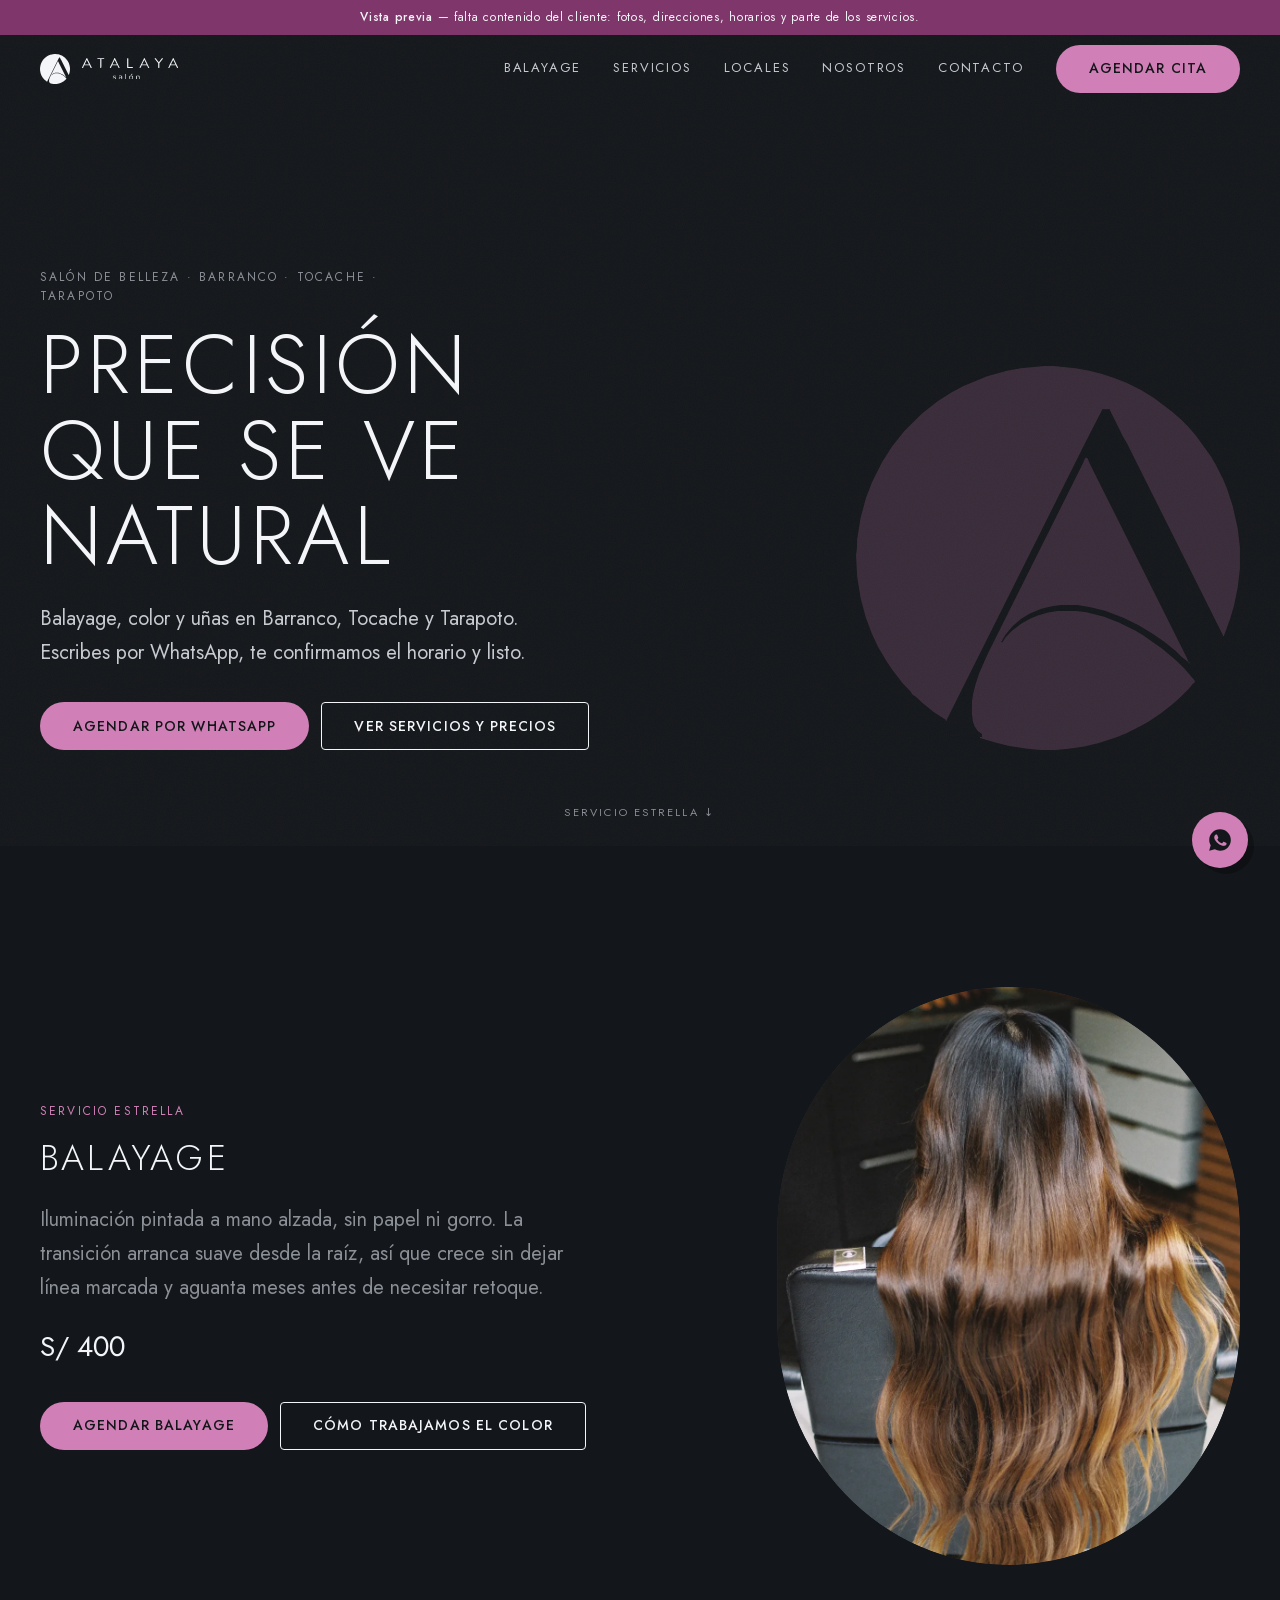
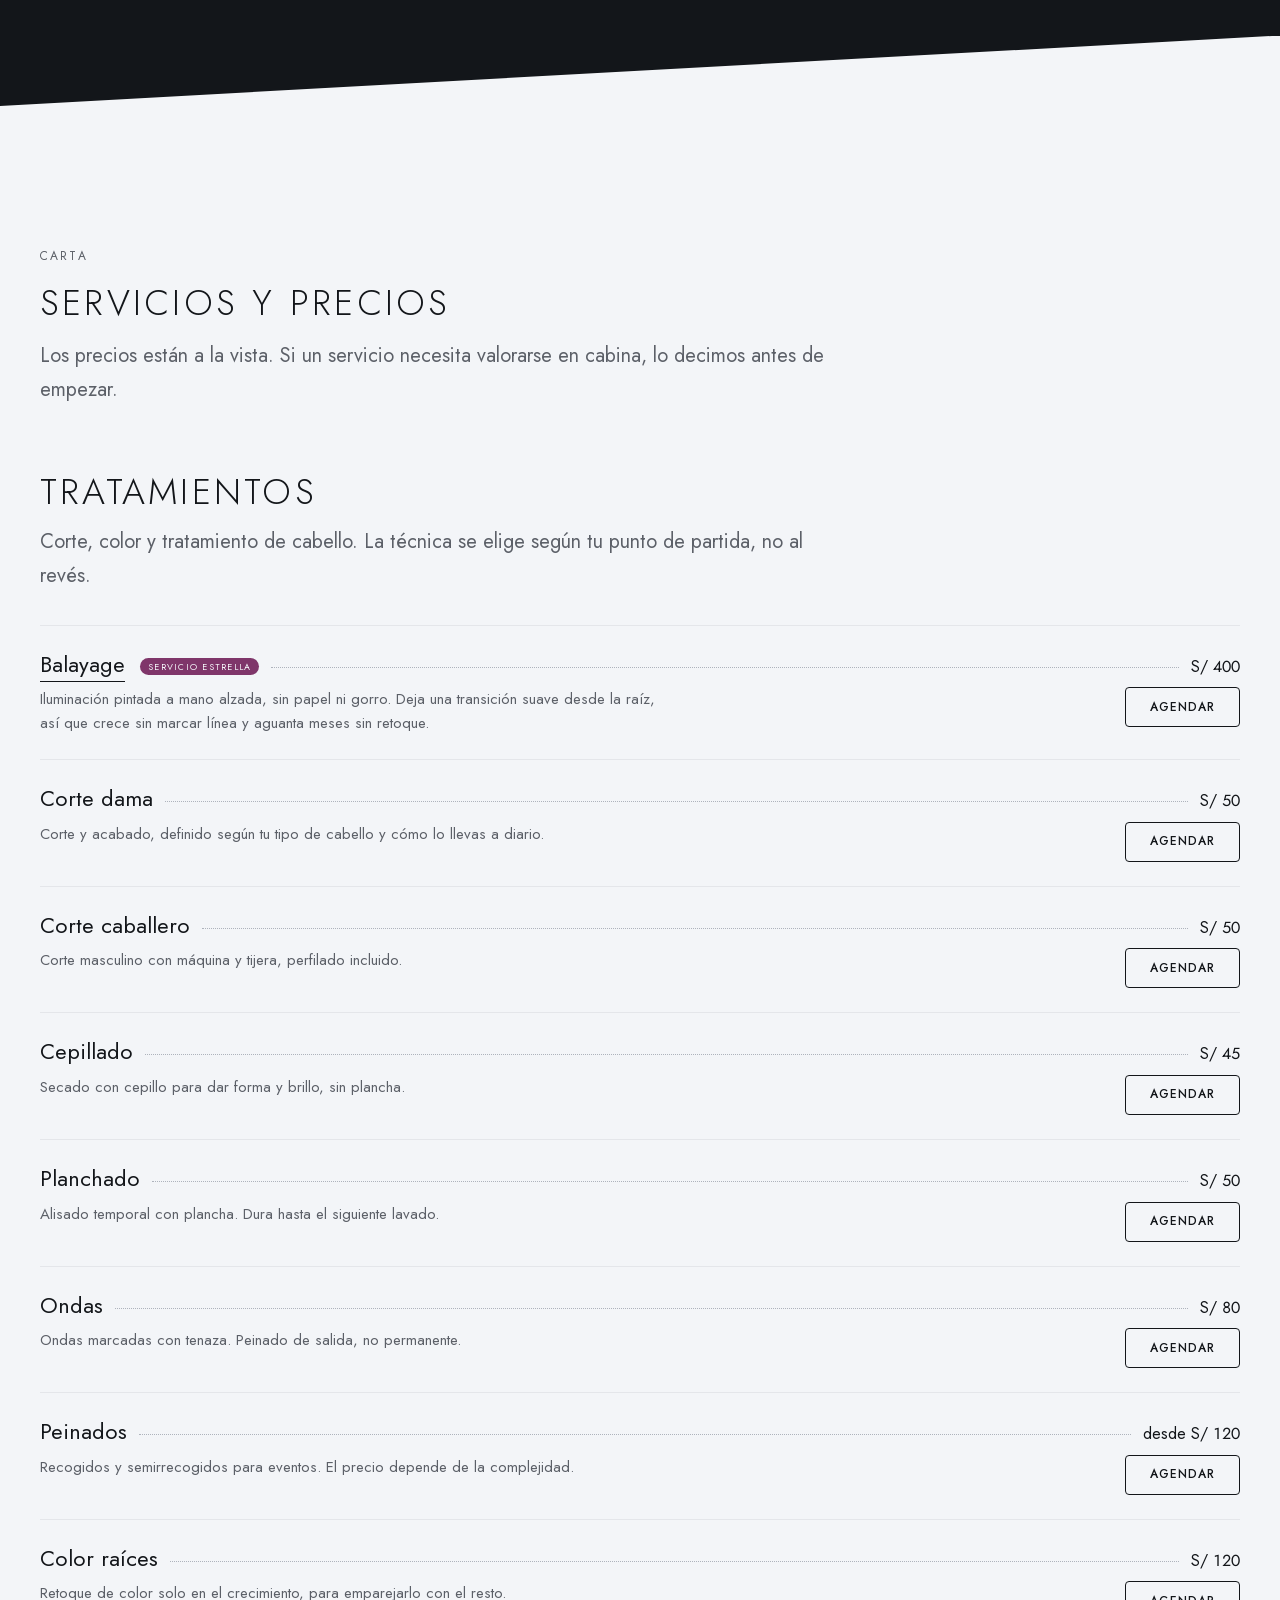
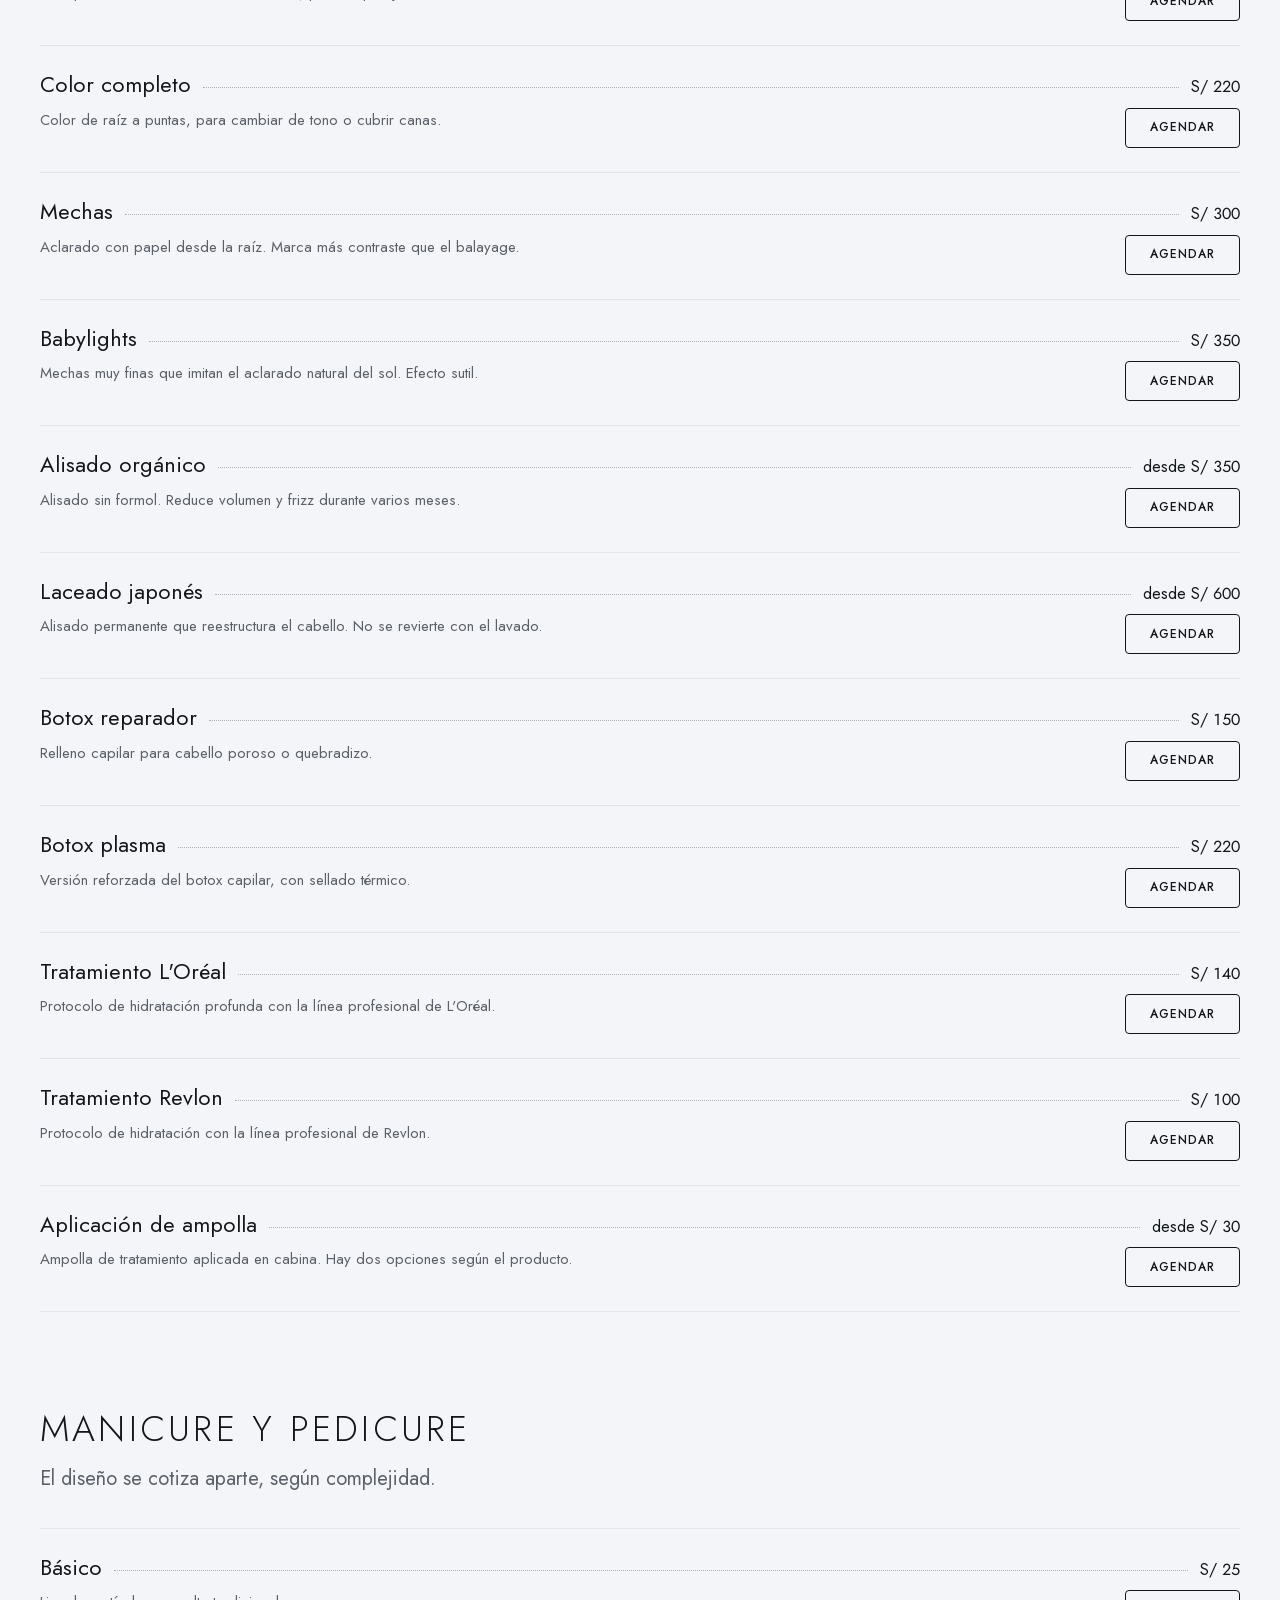
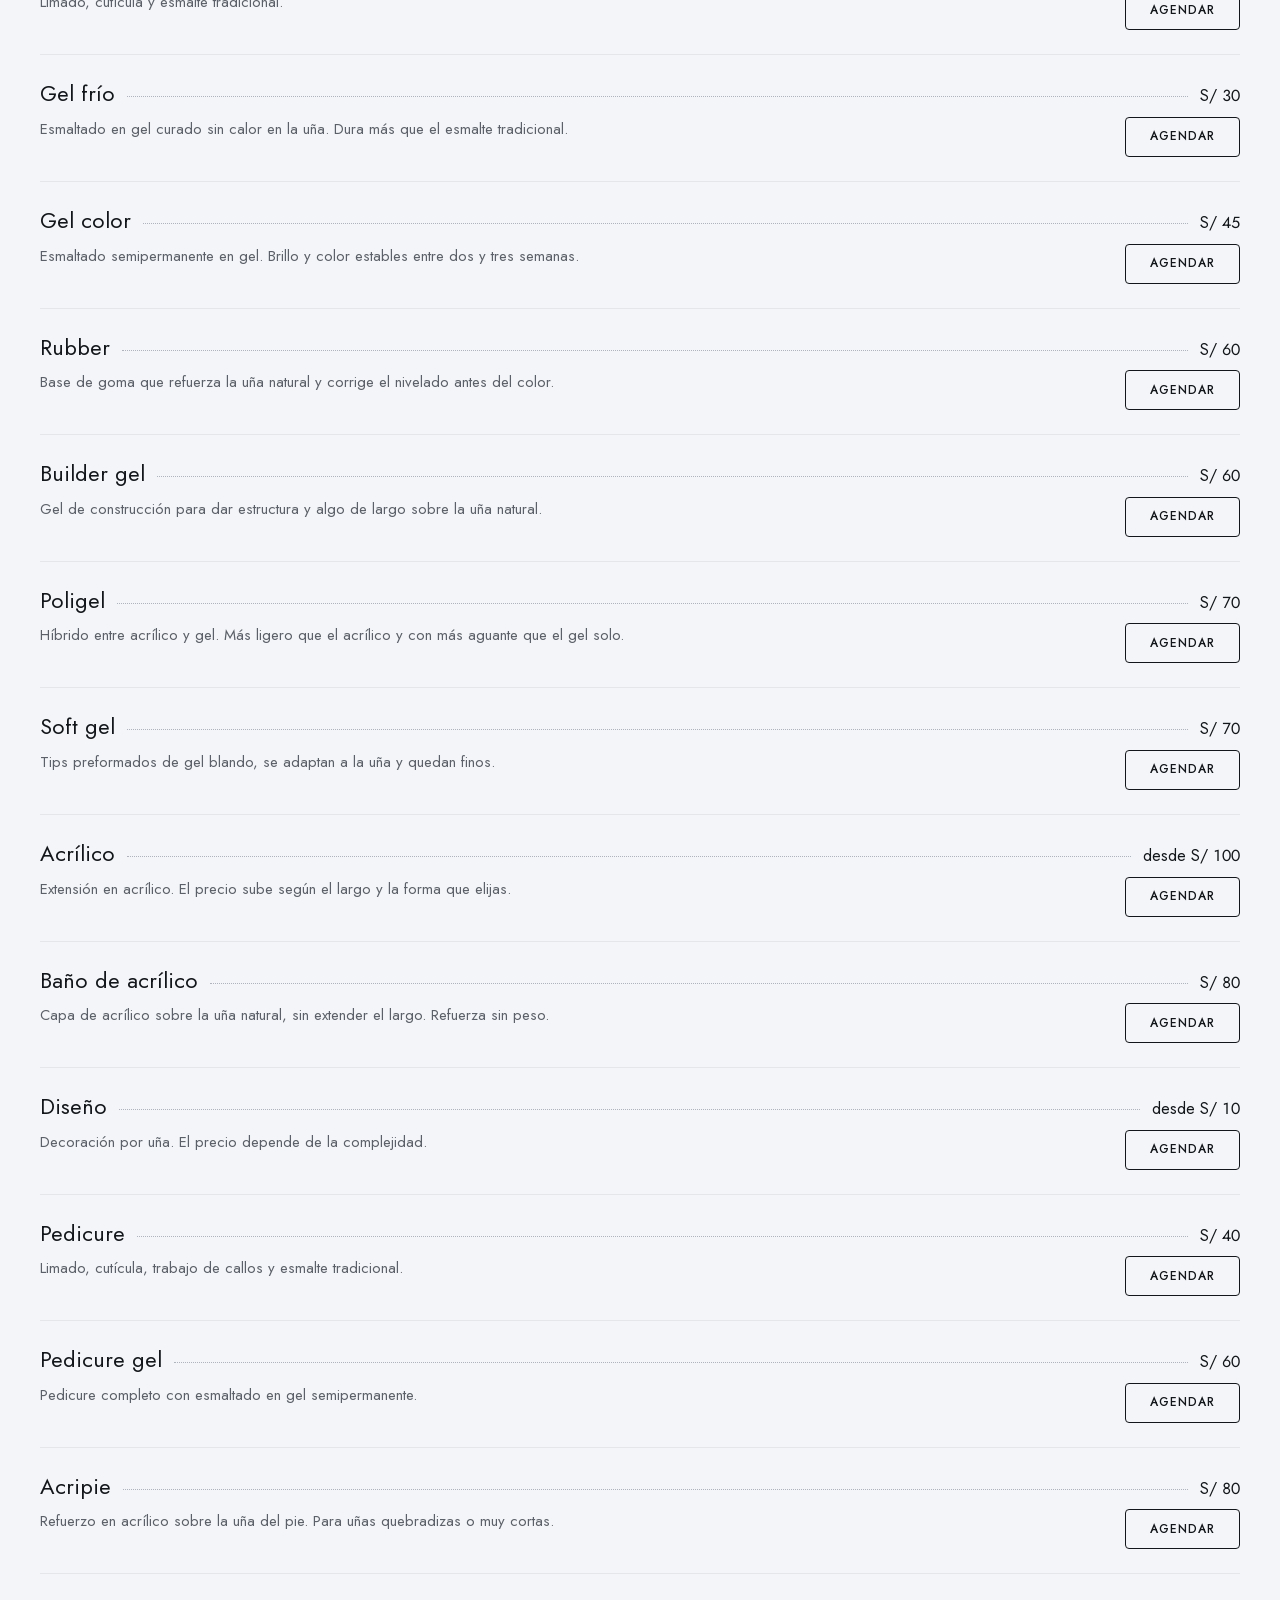
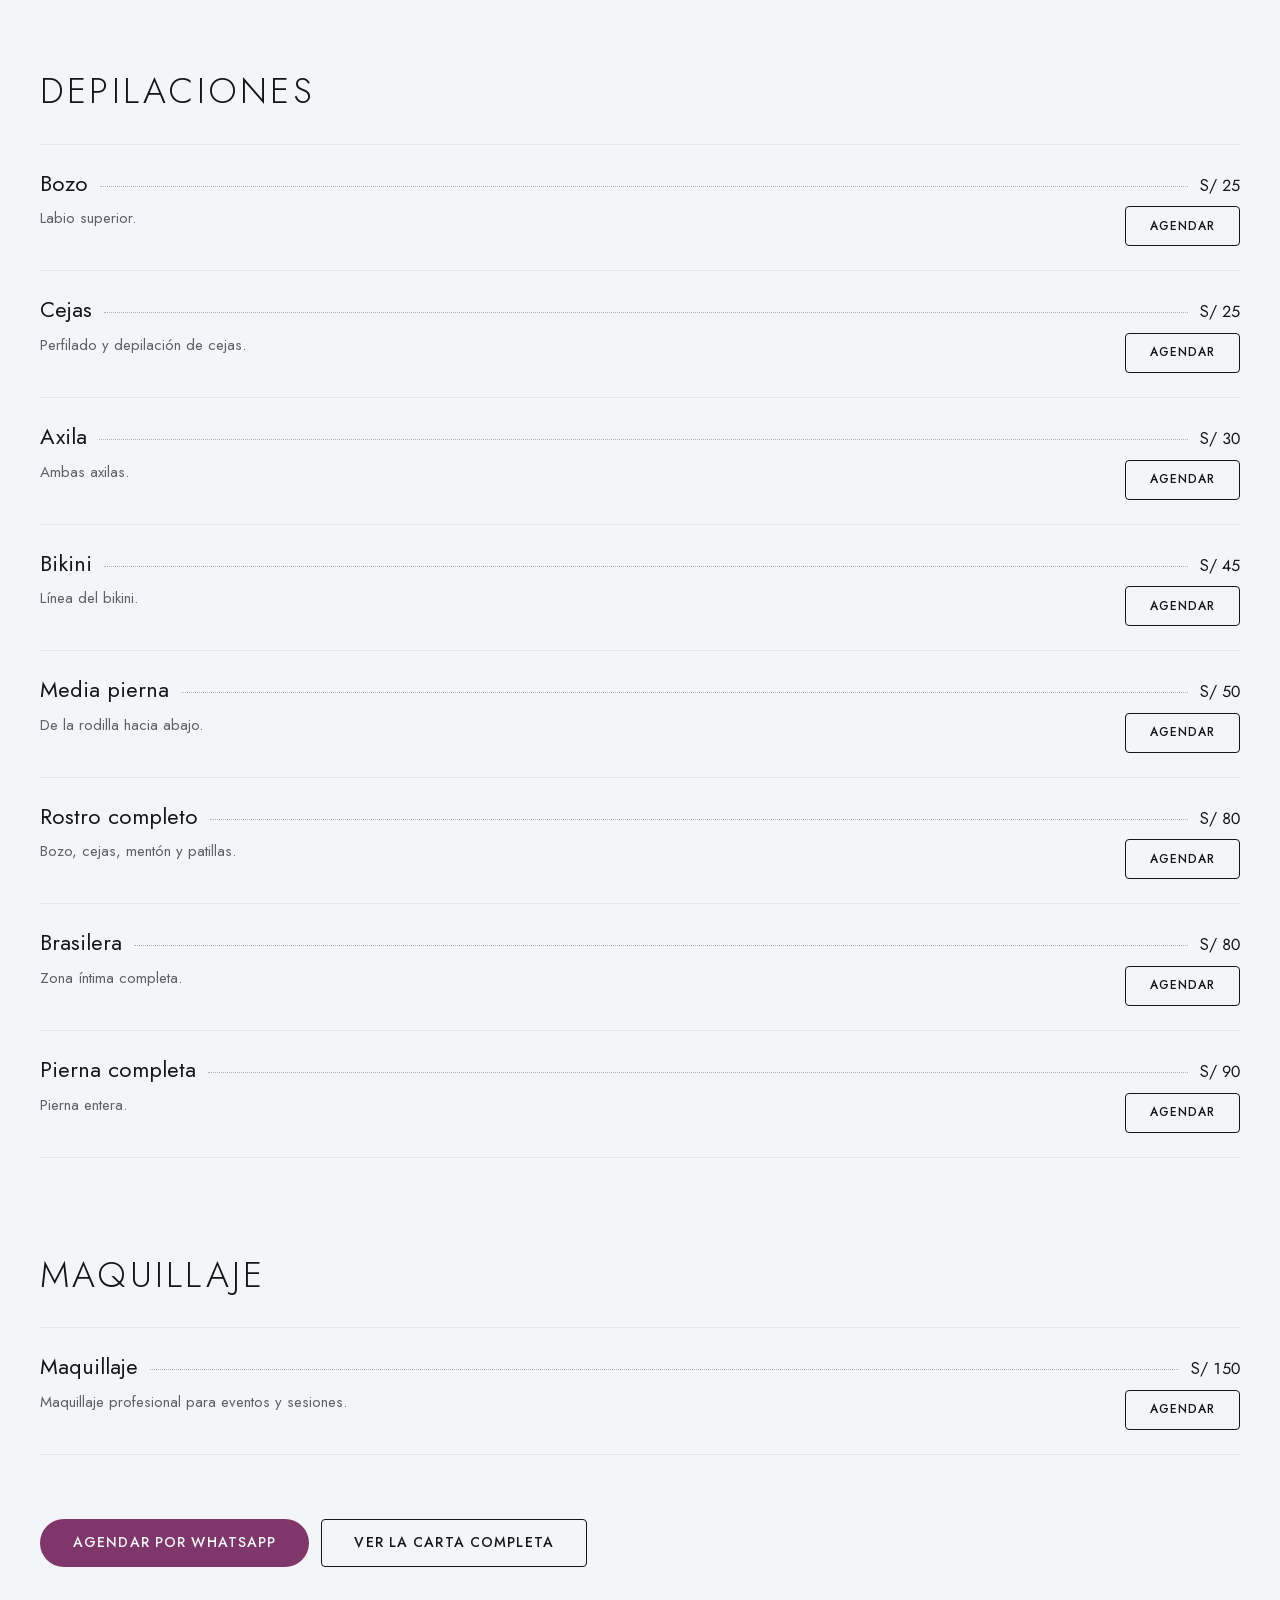
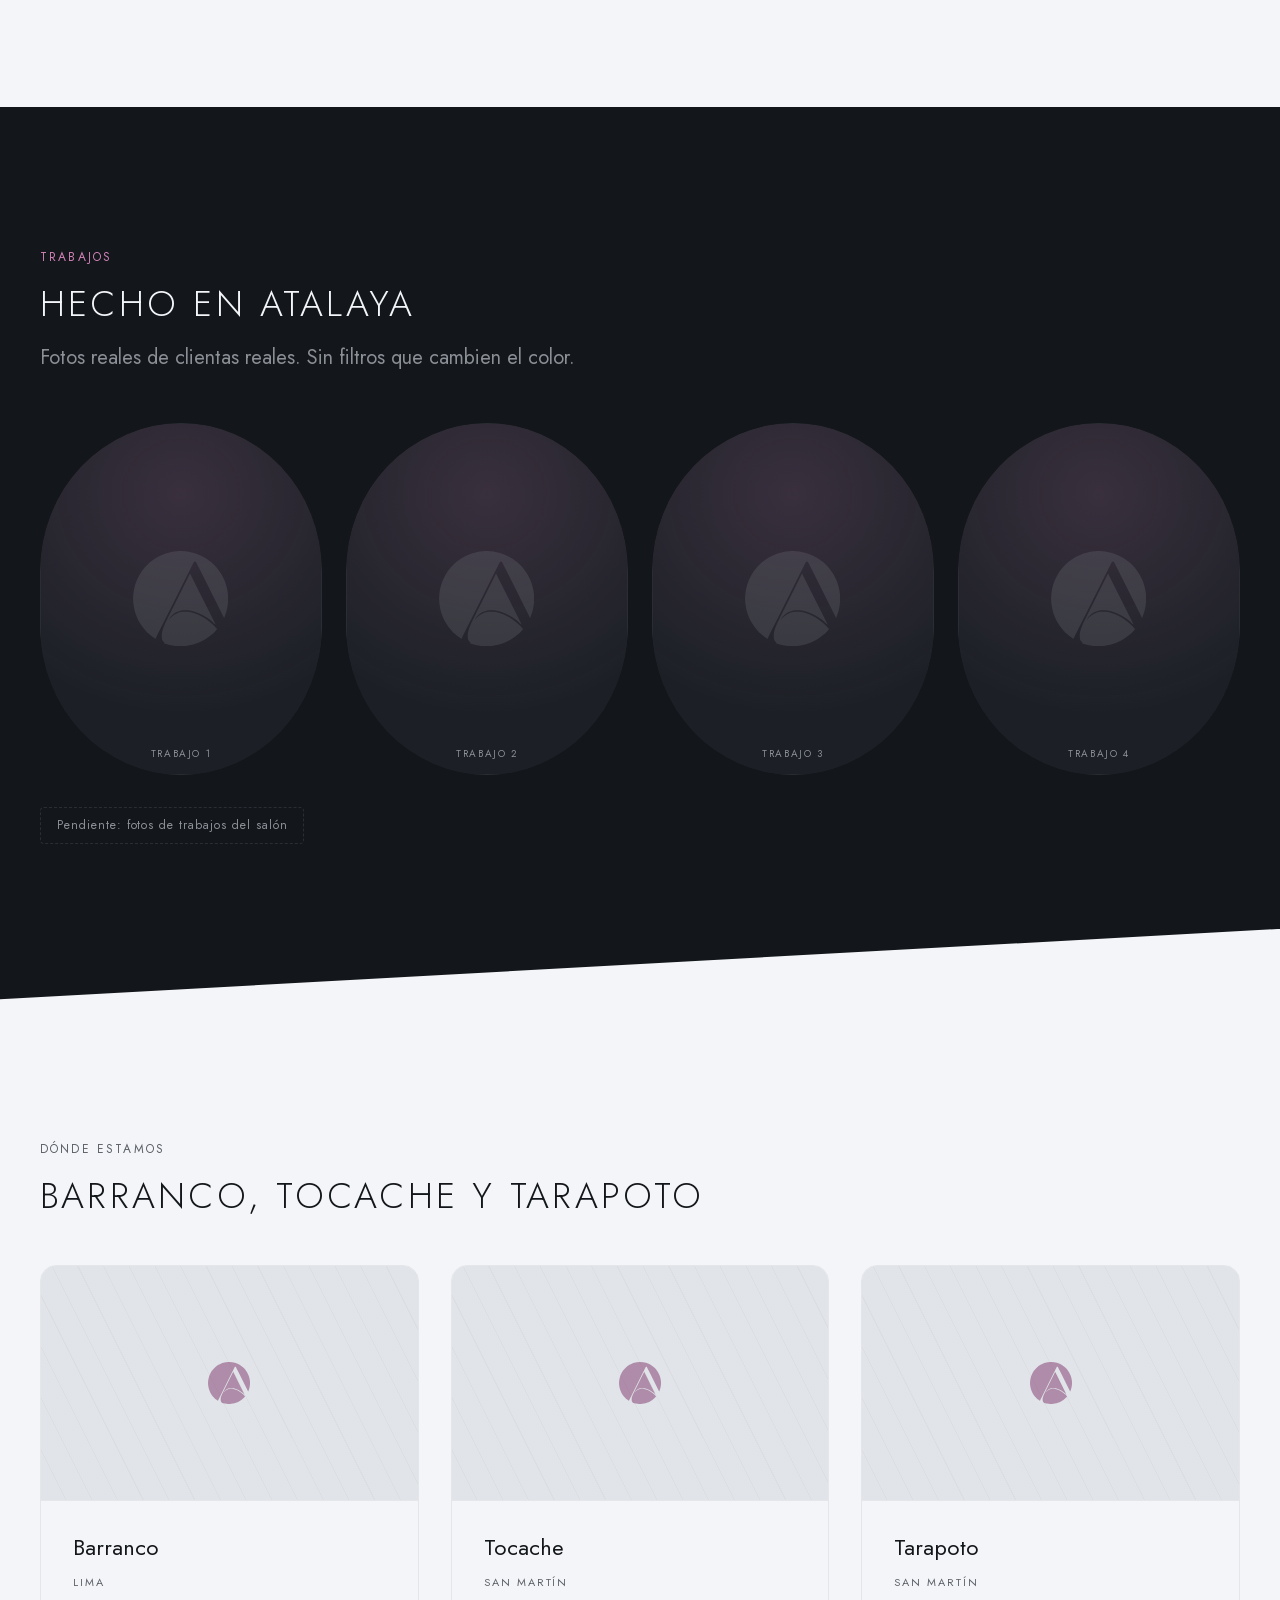
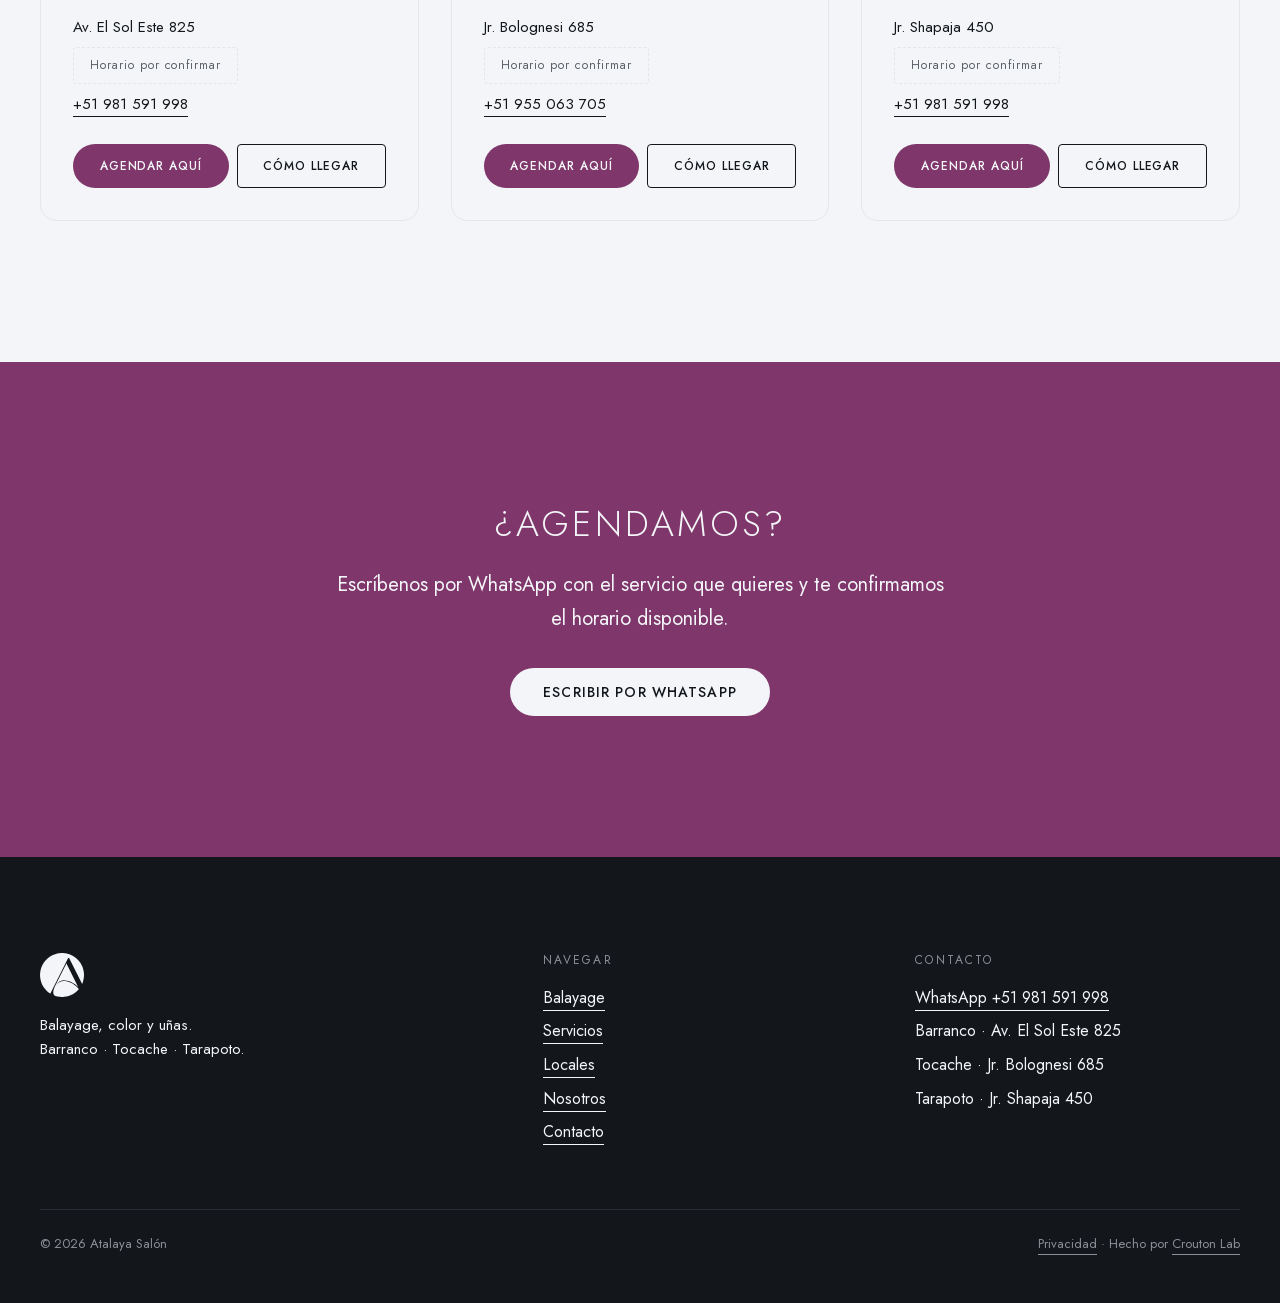
<file: index.html>
<!doctype html>
<html lang="es-PE">
<head>
<meta charset="utf-8">
<!-- PREVIEW: quitar esta línea al publicar en el dominio definitivo -->
<meta name="robots" content="noindex, nofollow">
<meta name="viewport" content="width=device-width, initial-scale=1">
<title>Atalaya Salón — Balayage, color y uñas | Barranco, Tocache y Tarapoto</title>
<meta name="description" content="Salón de belleza con tres locales: Barranco (Lima), Tocache y Tarapoto. Balayage a mano alzada, color y uñas. Agenda por WhatsApp.">
<meta property="og:type" content="website">
<meta property="og:title" content="Atalaya Salón — Balayage, color y uñas | Barranco, Tocache y Tarapoto">
<meta property="og:description" content="Tres locales: Barranco, Tocache y Tarapoto. Agenda tu cita por WhatsApp.">
<meta property="og:locale" content="es_PE">
<link rel="icon" href="assets/marca/favicon.svg" type="image/svg+xml">
<script>document.documentElement.className+=' js';</script>
<link rel="preload" href="assets/fuentes/jost-latin.woff2" as="font" type="font/woff2" crossorigin>
<link rel="stylesheet" href="atalaya-system.css">
<link rel="stylesheet" href="atalaya-pagina.css">
<script type="application/ld+json">
{
  "@context": "https://schema.org",
  "@type": "Organization",
  "name": "Atalaya Salón",
  "description": "Balayage, color y uñas. Tres locales: Barranco, Tocache y Tarapoto.",
  "telephone": "+51981591998",
  "areaServed": [
    { "@type": "City", "name": "Barranco, Lima" },
    { "@type": "City", "name": "Tocache, San Martín" },
    { "@type": "City", "name": "Tarapoto, San Martín" }
  ],
  "location": [
    { "@type": "HairSalon", "name": "Atalaya Salón — Barranco",
      "address": { "@type": "PostalAddress", "streetAddress": "Av. El Sol Este 825",
                   "addressLocality": "Barranco", "addressRegion": "Lima", "addressCountry": "PE" } },
    { "@type": "HairSalon", "name": "Atalaya Salón — Tocache",
      "address": { "@type": "PostalAddress", "streetAddress": "Jr. Bolognesi 685",
                   "addressLocality": "Tocache", "addressRegion": "San Martín", "addressCountry": "PE" } },
    { "@type": "HairSalon", "name": "Atalaya Salón — Tarapoto",
      "address": { "@type": "PostalAddress", "streetAddress": "Jr. Shapaja 450",
                   "addressLocality": "Tarapoto", "addressRegion": "San Martín", "addressCountry": "PE" } }
  ],
  "currenciesAccepted": "PEN"
}
</script>
</head>
<body>
<svg class="sprite" aria-hidden="true" style="position:absolute;width:0;height:0;overflow:hidden"><symbol fill="currentColor" id="a-simbolo" viewBox="0 0 512.0 512.0" fill-rule="evenodd"><path d="M511.89,270.00 508.94,295.27 503.94,319.83 499.07,336.46 490.50,360.15 489.15,360.15 489.15,358.80 361.94,104.37 355.66,93.18 338.65,59.13 338.65,57.78 327.90,57.78 327.90,59.13 307.29,98.99 120.94,471.69 120.94,473.03 119.60,473.03 119.60,471.69 104.04,461.71 89.10,449.78 80.22,441.19 75.25,438.09 72.76,433.86 62.22,422.90 47.60,403.92 39.54,391.83 29.15,374.00 21.11,356.50 13.29,336.11 6.45,310.69 1.56,280.65 0.04,252.68 1.24,243.13 1.56,231.35 5.95,203.49 13.29,175.89 21.53,154.57 34.52,128.59 47.60,108.08 64.20,87.05 87.69,63.50 108.86,47.04 127.73,35.00 143.44,26.52 174.90,13.64 201.31,6.45 219.42,3.06 251.40,0.11 263.35,0.04 292.74,2.90 310.95,6.19 328.06,10.59 344.18,15.96 360.53,22.46 379.38,31.83 397.76,43.01 421.55,60.88 433.71,71.57 442.42,80.33 453.06,92.53 473.29,120.69 480.17,132.62 489.61,151.40 494.69,163.79 502.31,187.07 508.94,216.73 511.89,242.00Z M331.03,168.87 441.23,389.26 443.46,395.09 444.81,395.09 444.81,396.43 443.46,396.43 443.46,395.09 434.47,387.96 425.59,379.37 410.64,367.44 394.00,355.86 376.27,345.36 356.50,335.57 332.10,326.38 312.78,321.51 295.43,318.70 272.84,318.53 261.07,320.20 247.09,323.69 231.83,329.93 220.21,337.12 209.30,346.38 199.46,358.03 194.88,365.54 194.86,366.87 193.51,366.87 193.51,368.21 194.86,368.21 196.20,366.87 199.30,361.90 207.99,353.13 220.19,343.83 232.13,336.95 242.52,332.56 256.15,328.71 268.87,326.66 292.91,326.59 307.16,328.48 330.74,334.45 351.13,342.29 372.66,353.01 382.72,359.07 408.72,377.42 427.64,393.44 437.75,403.49 451.53,419.28 451.53,421.96 449.19,423.66 443.12,431.03 431.03,443.12 420.21,452.46 406.61,463.05 391.31,473.29 382.07,478.82 360.53,489.54 348.21,494.69 323.86,502.59 304.27,507.18 283.33,510.44 266.04,511.96 245.96,511.96 228.67,510.44 204.37,506.52 187.07,502.31 165.29,495.87 165.29,494.53 167.98,494.53 167.98,490.50 162.33,486.74 158.12,480.20 156.00,474.25 154.55,463.61 154.65,447.60 156.25,437.11 159.44,424.18 164.52,409.09 175.59,383.88 302.81,129.46 305.05,123.63 306.39,122.29 307.74,122.29 309.08,123.63 310.88,128.56Z"/></symbol><symbol fill="currentColor" id="a-wordmark" viewBox="0 0 1000.0 224.7" fill-rule="evenodd"><path d="M933.72,53.31 930.52,60.42 927.84,63.92 927.84,68.04 973.20,68.04 973.20,63.92 968.38,56.36 952.61,24.71 952.58,22.68 950.52,22.68 950.52,20.62 948.45,20.62 948.45,22.68Z M982.81,87.29 979.38,78.35 977.75,77.92 977.32,76.29 921.65,76.29 921.65,78.35 912.76,96.26 911.34,101.03 909.81,101.56 909.28,103.09 901.03,103.09 901.03,101.03 898.97,101.03 898.97,98.97 905.85,87.29 912.71,71.47 944.97,6.83 946.39,2.06 947.93,1.53 948.45,0.00 952.58,0.00 953.11,1.53 954.64,2.06 956.06,6.83 972.50,41.93 995.88,88.66 1000.00,94.85 1000.00,101.03 997.94,101.03 997.94,103.09 991.75,103.09 989.69,101.03Z M562.89,222.68 562.95,198.00 564.95,187.63 572.19,184.56 577.48,183.67 587.28,183.85 595.88,185.57 596.42,187.08 597.94,187.63 599.65,196.22 600.00,222.68 593.81,222.68 593.47,200.35 589.69,189.69 581.43,187.98 571.13,189.69 571.13,222.68Z M334.02,76.29 313.40,76.29 312.97,77.92 311.34,78.35 307.91,87.29 301.03,101.03 298.97,103.09 292.78,103.09 292.78,101.03 290.72,101.03 290.72,94.85 294.85,88.66 328.53,21.31 336.08,2.06 337.62,1.53 338.14,0.00 342.27,0.00 344.33,2.06 386.94,91.41 391.75,98.97 391.75,101.03 389.69,101.03 389.69,103.09 381.44,103.09 380.92,101.56 379.38,101.03 377.96,96.26 369.07,78.35 369.07,76.29Z M665.29,52.24 651.55,22.68 651.55,20.62 649.48,20.62 649.48,22.68 647.42,22.68 647.39,24.71 643.99,31.62 630.93,57.73 626.80,63.92 626.80,68.04 672.16,68.04 672.16,63.92Z M327.84,68.04 362.89,68.04 362.89,63.92 358.07,56.36 342.27,22.68 342.27,20.62 340.21,20.62 340.21,22.68 338.14,22.68 338.11,24.71 334.71,31.62 321.65,57.73 317.53,63.92 317.53,68.04Z M97.63,92.06 101.03,96.91 101.03,101.03 98.97,101.03 98.97,103.09 90.72,103.09 90.19,101.56 88.66,101.03 87.24,96.26 78.35,78.35 78.35,76.29 22.68,76.29 22.25,77.92 20.62,78.35 12.37,101.03 10.84,101.56 10.31,103.09 2.06,103.09 2.06,101.03 0.00,101.03 0.00,96.91 2.69,93.41 15.13,68.73 21.99,52.92 47.42,2.06 47.42,0.00 53.61,0.00 53.61,2.06Z M396.45,188.24 387.63,189.69 387.63,191.75 385.57,191.75 385.57,185.57 398.00,183.57 405.84,183.85 414.43,185.57 414.98,187.08 416.49,187.63 418.21,196.22 418.56,204.12 418.18,214.05 416.49,220.62 408.94,223.37 401.96,224.51 394.75,223.80 385.57,220.62 383.87,212.37 385.57,204.12 396.47,200.59 410.31,200.00 410.31,193.81 408.25,189.69 401.75,188.07Z M394.36,218.01 410.31,218.56 410.31,204.12 394.19,206.56 391.75,206.19 391.75,208.25 389.69,208.25 389.69,216.49 391.75,216.49 391.75,218.56Z M655.67,76.29 622.68,76.29 622.25,77.92 620.62,78.35 619.20,83.12 610.31,101.03 606.19,103.09 600.00,103.09 600.00,98.97 602.77,91.43 627.50,41.93 643.94,6.83 645.36,2.06 646.89,1.53 647.42,0.00 651.55,0.00 652.07,1.53 653.61,2.06 655.03,6.83 681.11,59.10 687.97,74.92 698.34,95.47 701.03,98.97 701.03,101.03 698.97,101.03 698.97,103.09 692.78,103.09 688.66,101.03 678.35,78.35 669.92,76.47Z M43.30,68.04 74.23,68.04 74.23,65.98 72.16,65.98 72.13,63.95 51.55,22.68 51.55,20.62 49.48,20.62 49.48,22.68 47.42,22.68 47.39,24.71 28.90,63.95 28.87,65.98 26.80,65.98 26.80,68.04Z M189.69,55.67 189.69,10.31 160.82,10.31 160.82,8.25 158.76,8.25 158.76,4.12 160.82,4.12 160.82,2.06 230.93,2.06 230.93,10.31 202.06,10.31 202.05,88.64 200.00,101.03 197.94,103.09 191.75,103.09 191.75,101.03 189.69,101.03Z M492.96,214.25 491.36,209.67 490.90,202.21 494.85,187.63 503.84,184.25 511.34,183.54 518.85,184.25 527.84,187.63 531.32,198.58 531.78,206.04 529.72,214.25 525.08,219.93 516.59,223.80 507.79,224.13 498.79,220.80Z M344.33,218.56 344.33,216.49 346.39,216.49 346.39,210.31 344.33,208.25 327.70,202.19 321.65,195.88 321.65,191.75 325.38,187.23 329.11,184.78 334.20,183.69 343.95,183.88 350.52,185.57 352.58,187.63 352.58,189.69 350.52,189.69 350.52,191.75 348.45,191.75 344.79,189.23 340.02,188.14 329.90,189.69 329.37,191.22 327.84,191.75 327.84,195.88 329.37,196.40 329.90,197.94 350.52,204.12 350.99,205.71 352.58,206.19 353.52,212.77 354.64,214.43 353.17,215.39 350.52,220.62 341.62,224.10 334.33,224.40 323.71,222.68 323.71,220.62 321.65,220.62 321.65,214.43 323.71,214.43 323.71,216.49 330.51,217.95Z M482.47,59.79 482.47,92.78 527.84,92.78 527.84,94.85 529.90,94.85 529.90,101.03 527.84,101.03 527.84,103.09 472.16,103.09 472.16,101.03 470.10,101.03 470.10,4.12 472.16,4.12 472.16,2.06 480.41,2.06 480.41,4.12 482.47,4.12Z M761.40,11.79 756.70,6.19 756.70,2.06 769.07,2.06 769.52,3.68 771.13,4.12 773.81,9.70 793.52,35.35 798.47,40.71 800.00,41.24 800.00,43.30 802.06,43.30 803.86,38.91 830.89,4.09 830.93,2.06 843.30,2.06 843.30,8.25 838.89,12.09 814.14,43.00 807.46,52.82 806.25,59.86 806.19,101.03 804.12,101.03 804.12,103.09 795.88,103.09 795.88,101.03 793.81,101.03 793.75,59.86 792.54,52.82Z M457.73,171.13 457.73,222.68 451.55,222.68 451.55,167.01 457.73,167.01Z M519.59,164.95 523.71,164.95 523.71,171.13 515.46,177.32 509.28,177.32 509.28,175.26 511.34,175.26Z M502.68,191.34 501.03,191.75 497.62,200.58 498.97,214.43 500.55,214.91 501.03,216.49 509.56,218.14 521.65,216.49 522.13,214.91 523.71,214.43 525.28,203.96 524.70,198.98 521.65,191.75 511.34,188.32 506.71,189.21Z"/></symbol></svg>

<a class="saltar" href="#principal">Saltar al contenido</a>

<div class="tope">
<div class="aviso">
  <strong>Vista previa</strong> — falta contenido del cliente: fotos, direcciones, horarios y parte de los servicios.
</div>

<header class="nav">
  <div class="env">
    <a class="nav-marca" href="index.html" aria-label="Atalaya, inicio">
      <svg viewBox="0 0 512 512" aria-hidden="true"><use href="#a-simbolo"/></svg>
      <svg class="wm" viewBox="0 0 1000 224.7" aria-hidden="true"><use href="#a-wordmark"/></svg>
    </a>
    <nav class="nav-enlaces" aria-label="Principal">
      <a href="balayage.html">Balayage</a>
      <a href="servicios.html">Servicios</a>
      <a href="locales.html">Locales</a>
      <a href="nosotros.html">Nosotros</a>
      <a href="contacto.html">Contacto</a>
    </nav>
    <div class="nav-cta">
      <a class="btn btn-accion" data-wa href="https://wa.me/51981591998?text=Hola%2C%20quiero%20agendar%20una%20cita%20en%20Atalaya.%20%C2%BFQu%C3%A9%20horarios%20tienen%20disponibles%3F" target="_blank" rel="noopener">Agendar cita</a>
      <button class="menu-btn" aria-expanded="false" aria-controls="menu" aria-label="Abrir menú"><span></span></button>
    </div>
  </div>
</header>
</div>

<nav class="menu" id="menu" aria-label="Menú móvil">
  <a href="balayage.html">Balayage</a>
  <a href="servicios.html">Servicios</a>
  <a href="locales.html">Locales</a>
  <a href="nosotros.html">Nosotros</a>
  <a href="contacto.html">Contacto</a>
</nav>

<ul class="indice" aria-label="Índice de secciones"></ul>

<main id="principal">

  <!-- 1 · HERO -->
  <section class="hero s-tinta grano halo" id="inicio" data-seccion="Inicio">
    <div class="env">
      <div class="hero-rejilla">
        <div>
          <p class="etiqueta sec">Salón de belleza · Barranco · Tocache · Tarapoto</p>
          <h1 class="display">
            Precisión<br>que se ve<br>natural
          </h1>
          <p class="lead hero-lead ter">
            Balayage, color y uñas en Barranco, Tocache y Tarapoto.
            Escribes por WhatsApp, te confirmamos el horario y listo.
          </p>
          <div class="btn-grupo">
            <a class="btn btn-accion" data-wa href="https://wa.me/51981591998?text=Hola%2C%20quiero%20agendar%20una%20cita%20en%20Atalaya.%20%C2%BFQu%C3%A9%20horarios%20tienen%20disponibles%3F" target="_blank" rel="noopener">Agendar por WhatsApp</a>
            <a class="btn btn-linea" href="servicios.html">Ver servicios y precios</a>
          </div>
        </div>
        <svg class="hero-simbolo" viewBox="0 0 512 512" aria-hidden="true"><use href="#a-simbolo"/></svg>
      </div>
    </div>
    <div class="hero-asomo"><span>Servicio estrella ↓</span></div>
  </section>

  <!-- 2 · BALAYAGE -->
  <section class="seccion s-tinta" id="balayage" data-seccion="Balayage"
           data-cta-servicio="balayage" data-cta-texto="Agendar balayage">
    <div class="env">
      <div class="bloque">
        <div class="b-txt rev">
          <p class="etiqueta acento">Servicio estrella</p>
          <h2>Balayage</h2>
          <p class="lead sec">
            Iluminación pintada a mano alzada, sin papel ni gorro. La transición
            arranca suave desde la raíz, así que crece sin dejar línea marcada y
            aguanta meses antes de necesitar retoque.
          </p>
          <p class="precio-grande num">
            S/ 400
          </p>
          <div class="btn-grupo">
            <a class="btn btn-accion" data-wa data-wa-servicio="balayage" href="https://wa.me/51981591998?text=Hola%2C%20quiero%20agendar%20una%20cita%20de%20Balayage%20en%20Atalaya.%20%C2%BFQu%C3%A9%20horarios%20tienen%20disponibles%3F" target="_blank" rel="noopener">Agendar balayage</a>
            <a class="btn btn-linea" href="balayage.html">Cómo trabajamos el color</a>
          </div>
        </div>
        <div class="b-img rev rev-d1">
          <div class="lente lente-rev">
            <img src="assets/fotos/balayage-1.webp" alt="Cabello largo con balayage en tonos caramelo, visto de espaldas en el salón" width="1000" height="1250" loading="lazy" class="cont">
          </div>
        </div>
      </div>
    </div>
  </section>

  <!-- 3 · CARTA -->
  <section class="seccion s-hueso corte-sup" id="servicios" data-seccion="Servicios"
           data-cta-texto="Agendar cita">
    <div class="env">
      <header class="rev" style="margin-bottom:var(--e8)">
        <p class="etiqueta sec">Carta</p>
        <h2>Servicios y precios</h2>
        <p class="lead sec" style="margin-top:var(--e4)">
          Los precios están a la vista. Si un servicio necesita valorarse en
          cabina, lo decimos antes de empezar.
        </p>
      </header>
      <div data-carta="todas"></div>
      <div class="btn-grupo rev" style="margin-top:var(--e8)">
        <a class="btn btn-accion-cl" data-wa href="https://wa.me/51981591998?text=Hola%2C%20quiero%20agendar%20una%20cita%20en%20Atalaya.%20%C2%BFQu%C3%A9%20horarios%20tienen%20disponibles%3F" target="_blank" rel="noopener">Agendar por WhatsApp</a>
        <a class="btn btn-linea" href="servicios.html">Ver la carta completa</a>
      </div>
    </div>
  </section>

  <!-- 4 · TRABAJOS -->
  <section class="seccion s-tinta" id="trabajos" data-seccion="Trabajos">
    <div class="env">
      <header class="rev" style="margin-bottom:var(--e7)">
        <p class="etiqueta acento">Trabajos</p>
        <h2>Hecho en Atalaya</h2>
        <p class="lead sec" style="margin-top:var(--e4)">
          Fotos reales de clientas reales. Sin filtros que cambien el color.
        </p>
      </header>
      <div class="galeria">
        <div class="lente-rev rev"><div class="cont ph" data-ph="Trabajo 1" style="aspect-ratio:4/5"><svg viewBox="0 0 512 512" aria-hidden="true"><use href="#a-simbolo"/></svg></div></div>
        <div class="lente-rev rev rev-d1"><div class="cont ph" data-ph="Trabajo 2" style="aspect-ratio:4/5"><svg viewBox="0 0 512 512" aria-hidden="true"><use href="#a-simbolo"/></svg></div></div>
        <div class="lente-rev rev rev-d2"><div class="cont ph" data-ph="Trabajo 3" style="aspect-ratio:4/5"><svg viewBox="0 0 512 512" aria-hidden="true"><use href="#a-simbolo"/></svg></div></div>
        <div class="lente-rev rev rev-d3"><div class="cont ph" data-ph="Trabajo 4" style="aspect-ratio:4/5"><svg viewBox="0 0 512 512" aria-hidden="true"><use href="#a-simbolo"/></svg></div></div>
      </div>
      <p class="sec rev" style="margin-top:var(--e6);font-size:0.875rem">
        <span class="pendiente">Pendiente: fotos de trabajos del salón</span>
      </p>
    </div>
  </section>

  <!-- 5 · LOCALES -->
  <section class="seccion s-hueso corte-sup" id="locales" data-seccion="Locales">
    <div class="env">
      <header class="rev" style="margin-bottom:var(--e7)">
        <p class="etiqueta sec">Dónde estamos</p>
        <h2>Barranco, Tocache y Tarapoto</h2>
      </header>
      <div class="locales" data-locales></div>
    </div>
  </section>

  <!-- 6 · CIERRE -->
  <section class="seccion s-rosaosc cierre" id="cita" data-seccion="Cita">
    <div class="env">
      <h2 class="rev">¿Agendamos?</h2>
      <p class="lead rev rev-d1" style="max-width:52ch">
        Escríbenos por WhatsApp con el servicio que quieres y te confirmamos el
        horario disponible.
      </p>
      <div class="btn-grupo rev rev-d2">
        <a class="btn btn-accion" data-wa href="https://wa.me/51981591998?text=Hola%2C%20quiero%20agendar%20una%20cita%20en%20Atalaya.%20%C2%BFQu%C3%A9%20horarios%20tienen%20disponibles%3F" target="_blank" rel="noopener">Escribir por WhatsApp</a>
      </div>
    </div>
  </section>

</main>

<footer class="pie">
  <div class="env">
    <div class="pie-rejilla">
      <div>
        <svg style="width:44px;margin-bottom:var(--e4)" viewBox="0 0 512 512" aria-hidden="true"><use href="#a-simbolo"/></svg>
        <p class="sec" style="font-size:0.9375rem;max-width:34ch">
          Balayage, color y uñas.<br>Barranco · Tocache · Tarapoto.
        </p>
      </div>
      <div>
        <h3>Navegar</h3>
        <ul>
          <li><a class="enlace" href="balayage.html">Balayage</a></li>
          <li><a class="enlace" href="servicios.html">Servicios</a></li>
          <li><a class="enlace" href="locales.html">Locales</a></li>
          <li><a class="enlace" href="nosotros.html">Nosotros</a></li>
          <li><a class="enlace" href="contacto.html">Contacto</a></li>
        </ul>
      </div>
      <div>
        <h3>Contacto</h3>
        <ul>
          <li><a class="enlace" data-wa href="https://wa.me/51981591998?text=Hola%2C%20quiero%20agendar%20una%20cita%20en%20Atalaya.%20%C2%BFQu%C3%A9%20horarios%20tienen%20disponibles%3F" target="_blank" rel="noopener">WhatsApp +51 981 591 998</a></li>
          <li class="sec">Barranco · Av. El Sol Este 825</li>
          <li class="sec">Tocache · Jr. Bolognesi 685</li>
          <li class="sec">Tarapoto · Jr. Shapaja 450</li>
        </ul>
      </div>
    </div>
    <div class="pie-legal">
      <span>© 2026 Atalaya Salón</span>
      <span><a class="enlace" href="privacidad.html">Privacidad</a> · Hecho por <a class="enlace" href="https://croutonlab.com" target="_blank" rel="noopener">Crouton Lab</a></span>
    </div>
  </div>
</footer>

<div class="barra">
  <a class="btn btn-accion" data-cta-contextual data-wa href="https://wa.me/51981591998?text=Hola%2C%20quiero%20agendar%20una%20cita%20en%20Atalaya.%20%C2%BFQu%C3%A9%20horarios%20tienen%20disponibles%3F" target="_blank" rel="noopener">Agendar cita</a>
</div>

<a class="disco-wa" data-wa href="https://wa.me/51981591998?text=Hola%2C%20quiero%20agendar%20una%20cita%20en%20Atalaya.%20%C2%BFQu%C3%A9%20horarios%20tienen%20disponibles%3F" target="_blank" rel="noopener" aria-label="Agendar por WhatsApp">
  <svg width="26" height="26" viewBox="0 0 24 24" fill="currentColor" aria-hidden="true">
    <path d="M12.04 2c-5.5 0-9.96 4.46-9.96 9.96 0 1.76.46 3.45 1.34 4.95L2 22l5.23-1.37a9.9 9.9 0 0 0 4.81 1.23h.01c5.5 0 9.96-4.46 9.96-9.96S17.54 2 12.04 2zm5.83 14.06c-.24.68-1.42 1.31-1.96 1.36-.5.05-.99.24-3.35-.7-2.82-1.11-4.6-3.99-4.74-4.18-.14-.19-1.13-1.5-1.13-2.86s.71-2.03.97-2.31c.25-.28.55-.35.73-.35.18 0 .37 0 .53.01.17.01.4-.06.63.48.24.57.8 1.97.87 2.11.07.14.12.31.02.5-.09.19-.14.31-.28.47-.14.17-.3.37-.42.5-.14.14-.29.29-.12.57.16.28.73 1.2 1.56 1.95 1.07.95 1.98 1.25 2.26 1.39.28.14.44.12.6-.07.17-.19.7-.81.88-1.09.19-.28.37-.23.63-.14.25.09 1.65.78 1.93.92.28.14.47.21.54.33.07.11.07.65-.17 1.33z"/>
  </svg>
</a>

<script type="module" src="js/app.js"></script>
</body>
</html>
</file>
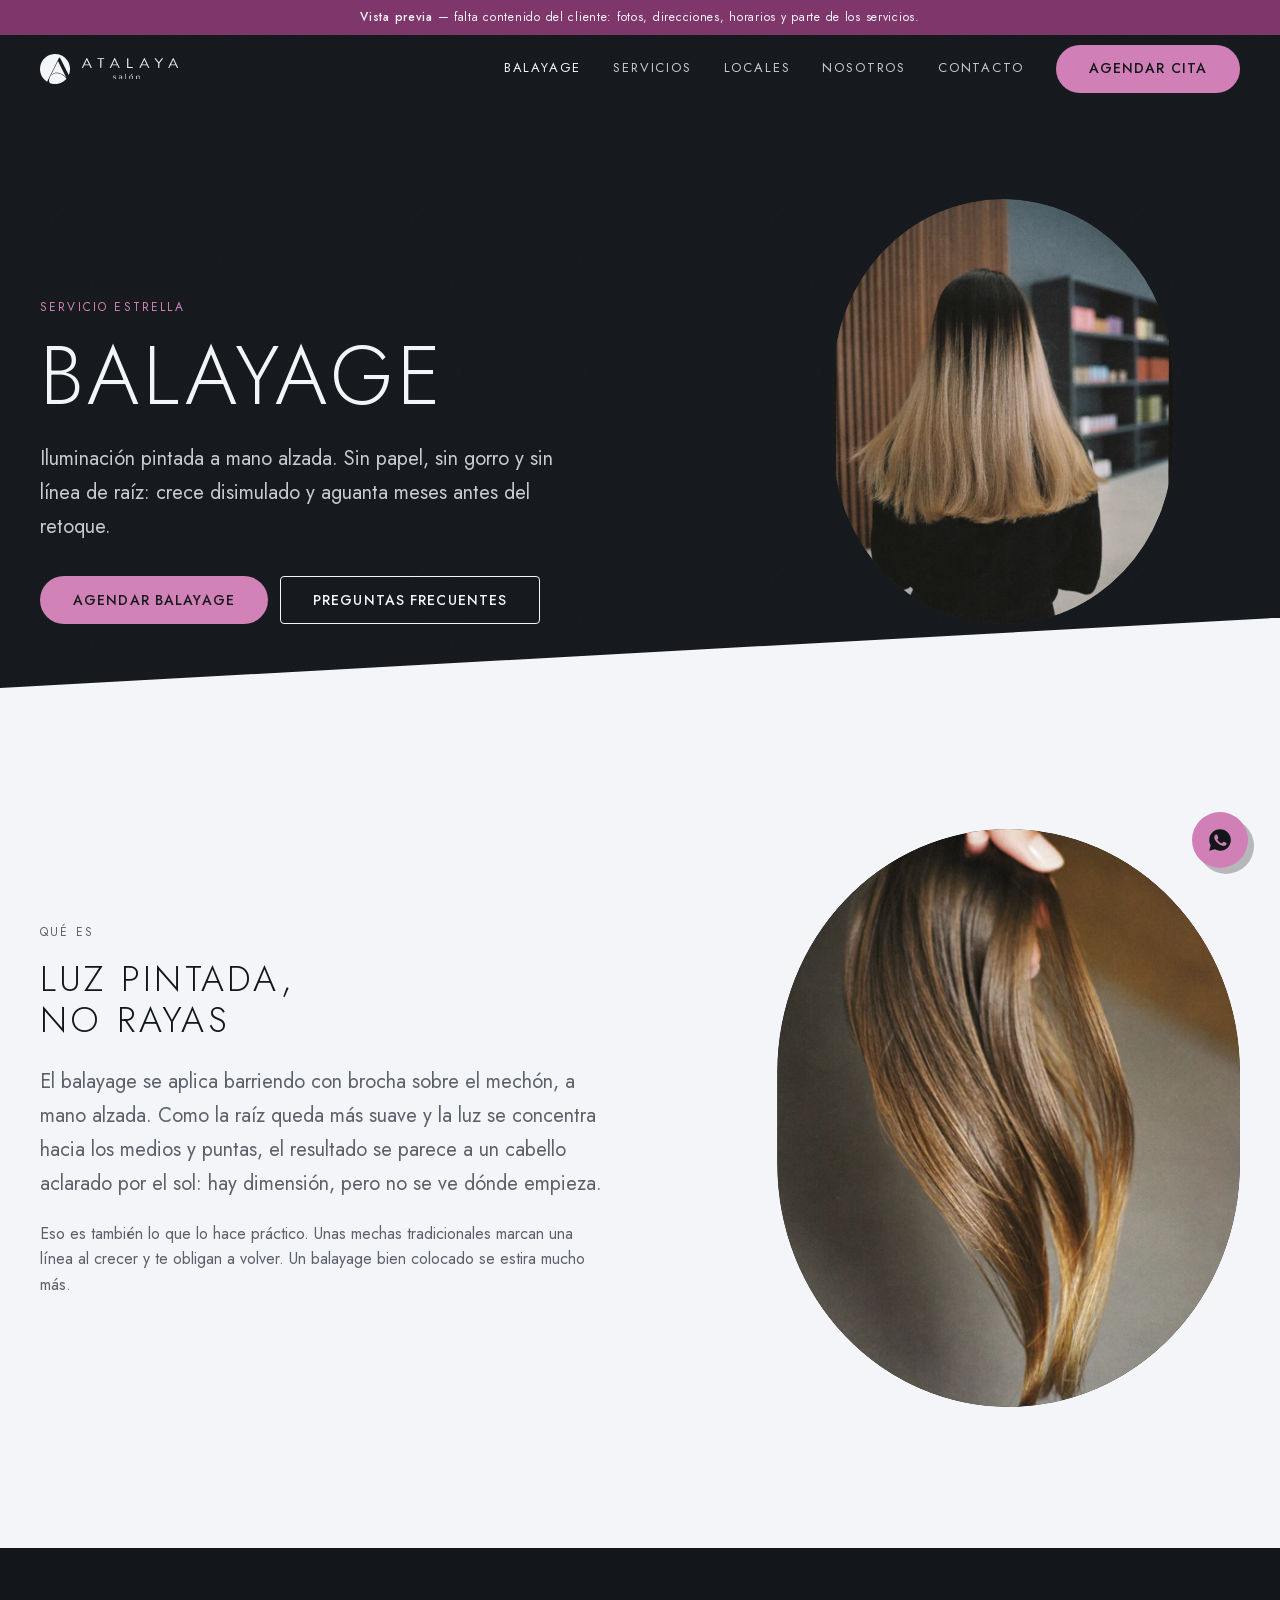
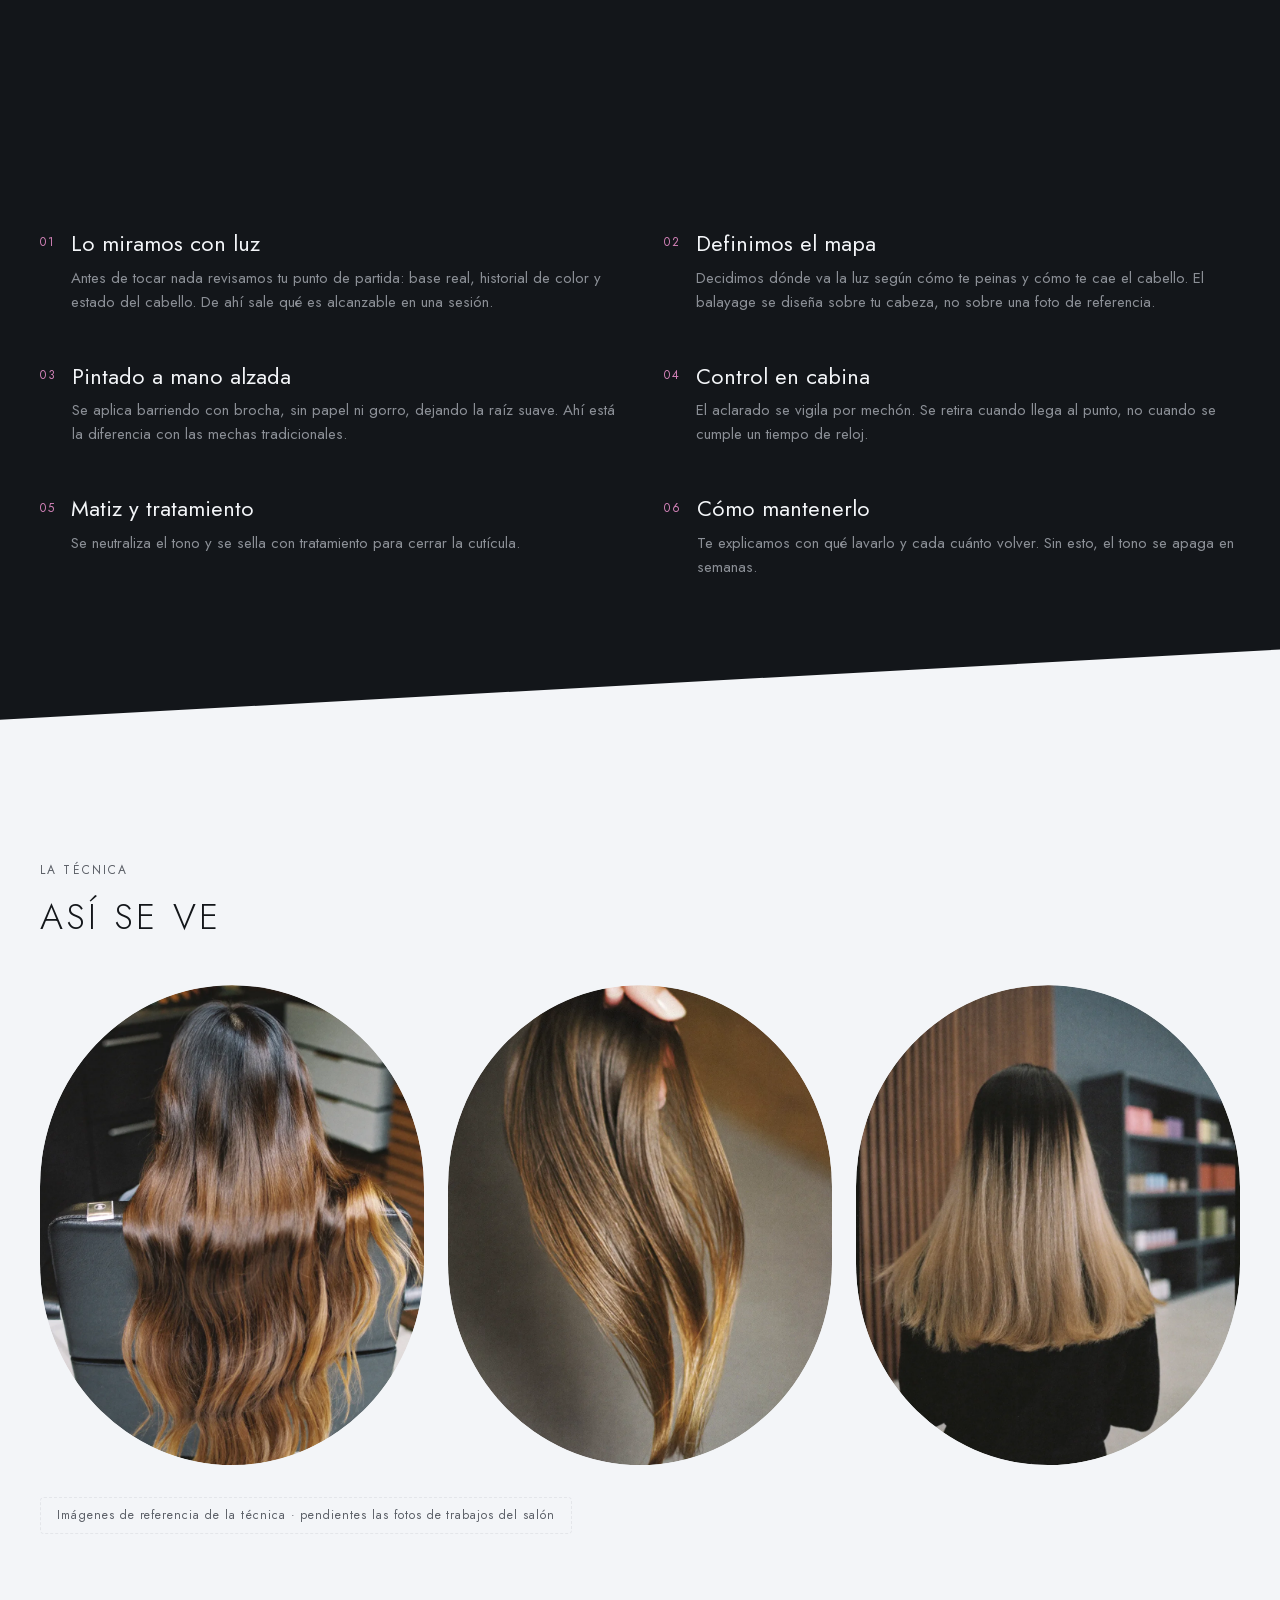
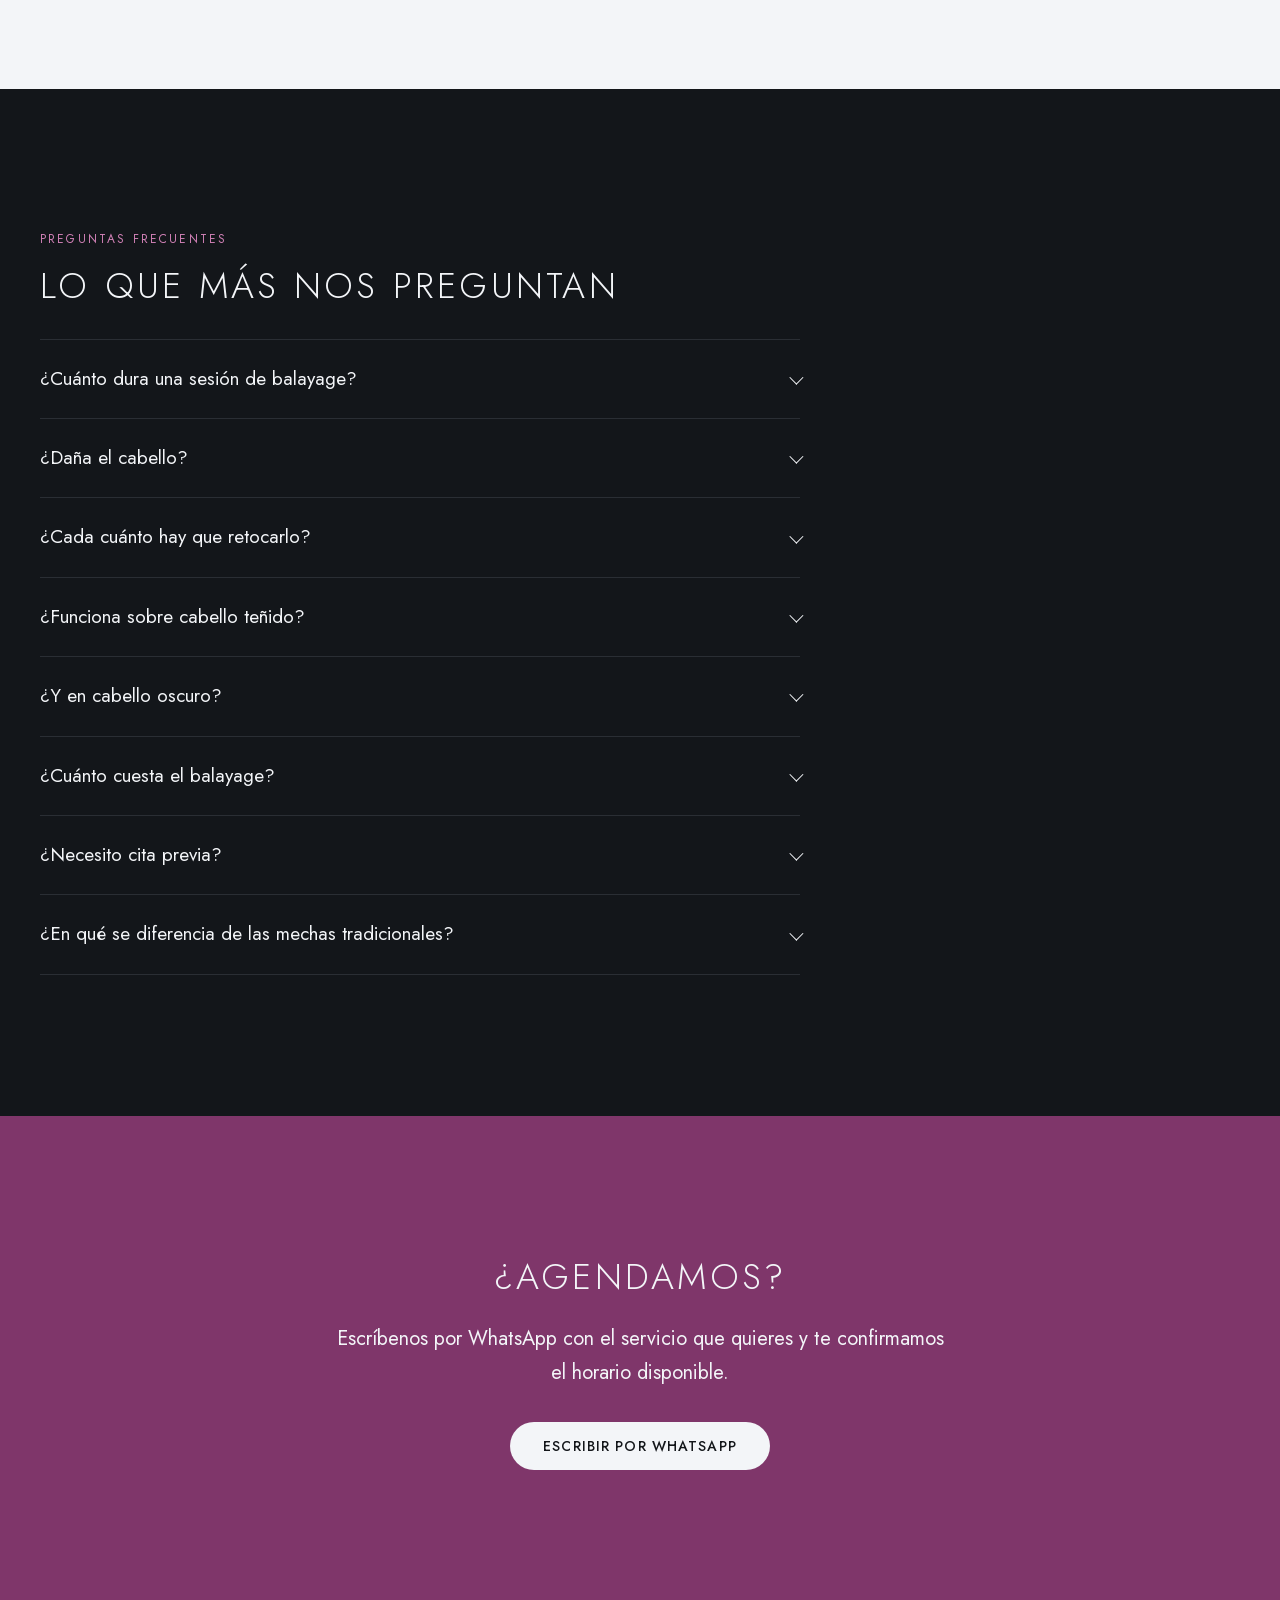
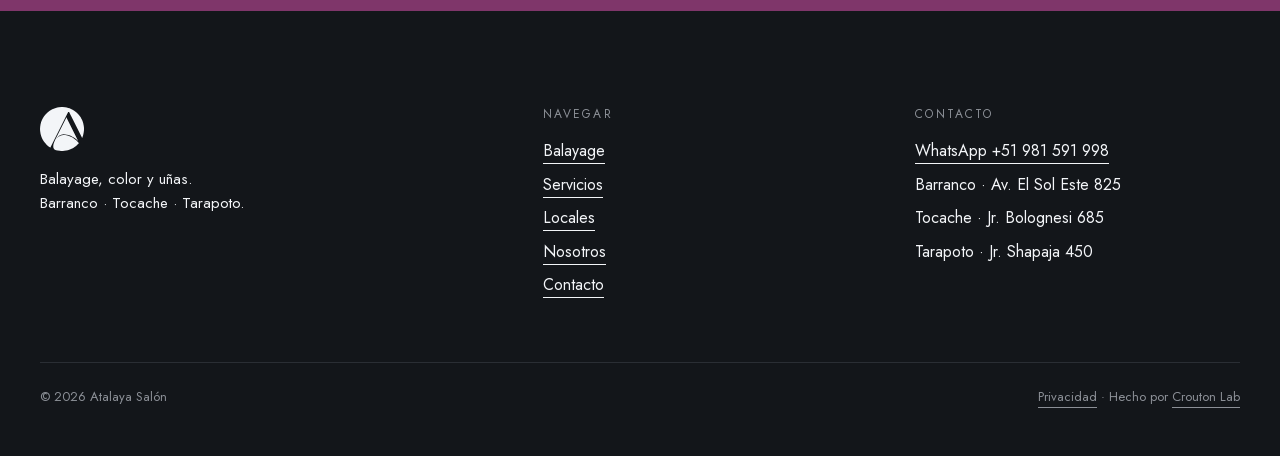
<file: balayage.html>
<!doctype html>
<html lang="es-PE">
<head>
<meta charset="utf-8">
<!-- PREVIEW: quitar esta línea al publicar en el dominio definitivo -->
<meta name="robots" content="noindex, nofollow">
<meta name="viewport" content="width=device-width, initial-scale=1">
<title>Balayage — Atalaya Salón | Barranco, Tocache y Tarapoto</title>
<meta name="description" content="Balayage pintado a mano alzada. Sin línea de raíz, transición suave y menos retoques. Agenda por WhatsApp en Barranco, Tocache o Tarapoto.">
<meta property="og:type" content="website">
<meta property="og:title" content="Balayage — Atalaya Salón | Barranco, Tocache y Tarapoto">
<meta property="og:description" content="Balayage pintado a mano alzada. Sin línea de raíz, transición suave y menos retoques. Agenda por WhatsApp en Barranco, Tocache o Tarapoto.">
<meta property="og:locale" content="es_PE">
<link rel="icon" href="assets/marca/favicon.svg" type="image/svg+xml">
<script>document.documentElement.className+=' js';</script>
<link rel="preload" href="assets/fuentes/jost-latin.woff2" as="font" type="font/woff2" crossorigin>
<link rel="stylesheet" href="atalaya-system.css">
<link rel="stylesheet" href="atalaya-pagina.css">
<script type="application/ld+json">
{"@context":"https://schema.org","@type":"FAQPage","mainEntity":[{"@type":"Question","name":"¿Cuánto dura una sesión de balayage?","acceptedAnswer":{"@type":"Answer","text":"Depende del largo y del punto de partida. Una primera sesión sobre cabello virgen suele tomar varias horas, porque el aclarado se hace por pasos y se controla en cabina. Te damos el tiempo estimado al confirmar la cita."}},{"@type":"Question","name":"¿Daña el cabello?","acceptedAnswer":{"@type":"Answer","text":"Todo aclarado abre la cutícula, así que hay un impacto real. Lo que cambia es cuánto: al pintar a mano alzada no se satura la raíz ni se repite sobre lo ya aclarado, y se acompaña con tratamiento. Si el cabello viene muy trabajado, lo decimos antes."}},{"@type":"Question","name":"¿Cada cuánto hay que retocarlo?","acceptedAnswer":{"@type":"Answer","text":"Es la ventaja de la técnica: como no deja línea de raíz, se puede estirar bastante más que unas mechas tradicionales. La mayoría vuelve cuando quiere refrescar el tono, no porque se le note el crecimiento."}},{"@type":"Question","name":"¿Funciona sobre cabello teñido?","acceptedAnswer":{"@type":"Answer","text":"Sí, pero hay que valorarlo. Un tinte oscuro o una coloración acumulada cambia cómo levanta el aclarado y puede necesitar más de una sesión. Mándanos una foto por WhatsApp con luz natural y te decimos qué esperar."}},{"@type":"Question","name":"¿Y en cabello oscuro?","acceptedAnswer":{"@type":"Answer","text":"Sí. En bases oscuras el balayage se trabaja con transiciones más cerradas y tonos cálidos —caramelo, miel— que es justo lo que más se pide. Llegar a rubio frío desde una base muy oscura sí requiere más de una sesión."}},{"@type":"Question","name":"¿Cuánto cuesta el balayage?","acceptedAnswer":{"@type":"Answer","text":"S/ 400. Si tu cabello es muy largo o viene de un color previo complicado, te lo decimos antes de empezar, nunca al final."}},{"@type":"Question","name":"¿Necesito cita previa?","acceptedAnswer":{"@type":"Answer","text":"Sí. El balayage ocupa la silla varias horas, así que se agenda con anticipación. Escríbenos por WhatsApp y coordinamos."}},{"@type":"Question","name":"¿En qué se diferencia de las mechas tradicionales?","acceptedAnswer":{"@type":"Answer","text":"Las mechas con papel o gorro arrancan desde la raíz y dejan una línea que se nota al crecer. El balayage se pinta a mano dejando la raíz más suave, así que el crecimiento se disimula solo."}}]}</script>
</head>
<body>
<svg class="sprite" aria-hidden="true" style="position:absolute;width:0;height:0;overflow:hidden"><symbol fill="currentColor" id="a-simbolo" viewBox="0 0 512.0 512.0" fill-rule="evenodd"><path d="M511.89,270.00 508.94,295.27 503.94,319.83 499.07,336.46 490.50,360.15 489.15,360.15 489.15,358.80 361.94,104.37 355.66,93.18 338.65,59.13 338.65,57.78 327.90,57.78 327.90,59.13 307.29,98.99 120.94,471.69 120.94,473.03 119.60,473.03 119.60,471.69 104.04,461.71 89.10,449.78 80.22,441.19 75.25,438.09 72.76,433.86 62.22,422.90 47.60,403.92 39.54,391.83 29.15,374.00 21.11,356.50 13.29,336.11 6.45,310.69 1.56,280.65 0.04,252.68 1.24,243.13 1.56,231.35 5.95,203.49 13.29,175.89 21.53,154.57 34.52,128.59 47.60,108.08 64.20,87.05 87.69,63.50 108.86,47.04 127.73,35.00 143.44,26.52 174.90,13.64 201.31,6.45 219.42,3.06 251.40,0.11 263.35,0.04 292.74,2.90 310.95,6.19 328.06,10.59 344.18,15.96 360.53,22.46 379.38,31.83 397.76,43.01 421.55,60.88 433.71,71.57 442.42,80.33 453.06,92.53 473.29,120.69 480.17,132.62 489.61,151.40 494.69,163.79 502.31,187.07 508.94,216.73 511.89,242.00Z M331.03,168.87 441.23,389.26 443.46,395.09 444.81,395.09 444.81,396.43 443.46,396.43 443.46,395.09 434.47,387.96 425.59,379.37 410.64,367.44 394.00,355.86 376.27,345.36 356.50,335.57 332.10,326.38 312.78,321.51 295.43,318.70 272.84,318.53 261.07,320.20 247.09,323.69 231.83,329.93 220.21,337.12 209.30,346.38 199.46,358.03 194.88,365.54 194.86,366.87 193.51,366.87 193.51,368.21 194.86,368.21 196.20,366.87 199.30,361.90 207.99,353.13 220.19,343.83 232.13,336.95 242.52,332.56 256.15,328.71 268.87,326.66 292.91,326.59 307.16,328.48 330.74,334.45 351.13,342.29 372.66,353.01 382.72,359.07 408.72,377.42 427.64,393.44 437.75,403.49 451.53,419.28 451.53,421.96 449.19,423.66 443.12,431.03 431.03,443.12 420.21,452.46 406.61,463.05 391.31,473.29 382.07,478.82 360.53,489.54 348.21,494.69 323.86,502.59 304.27,507.18 283.33,510.44 266.04,511.96 245.96,511.96 228.67,510.44 204.37,506.52 187.07,502.31 165.29,495.87 165.29,494.53 167.98,494.53 167.98,490.50 162.33,486.74 158.12,480.20 156.00,474.25 154.55,463.61 154.65,447.60 156.25,437.11 159.44,424.18 164.52,409.09 175.59,383.88 302.81,129.46 305.05,123.63 306.39,122.29 307.74,122.29 309.08,123.63 310.88,128.56Z"/></symbol><symbol fill="currentColor" id="a-wordmark" viewBox="0 0 1000.0 224.7" fill-rule="evenodd"><path d="M933.72,53.31 930.52,60.42 927.84,63.92 927.84,68.04 973.20,68.04 973.20,63.92 968.38,56.36 952.61,24.71 952.58,22.68 950.52,22.68 950.52,20.62 948.45,20.62 948.45,22.68Z M982.81,87.29 979.38,78.35 977.75,77.92 977.32,76.29 921.65,76.29 921.65,78.35 912.76,96.26 911.34,101.03 909.81,101.56 909.28,103.09 901.03,103.09 901.03,101.03 898.97,101.03 898.97,98.97 905.85,87.29 912.71,71.47 944.97,6.83 946.39,2.06 947.93,1.53 948.45,0.00 952.58,0.00 953.11,1.53 954.64,2.06 956.06,6.83 972.50,41.93 995.88,88.66 1000.00,94.85 1000.00,101.03 997.94,101.03 997.94,103.09 991.75,103.09 989.69,101.03Z M562.89,222.68 562.95,198.00 564.95,187.63 572.19,184.56 577.48,183.67 587.28,183.85 595.88,185.57 596.42,187.08 597.94,187.63 599.65,196.22 600.00,222.68 593.81,222.68 593.47,200.35 589.69,189.69 581.43,187.98 571.13,189.69 571.13,222.68Z M334.02,76.29 313.40,76.29 312.97,77.92 311.34,78.35 307.91,87.29 301.03,101.03 298.97,103.09 292.78,103.09 292.78,101.03 290.72,101.03 290.72,94.85 294.85,88.66 328.53,21.31 336.08,2.06 337.62,1.53 338.14,0.00 342.27,0.00 344.33,2.06 386.94,91.41 391.75,98.97 391.75,101.03 389.69,101.03 389.69,103.09 381.44,103.09 380.92,101.56 379.38,101.03 377.96,96.26 369.07,78.35 369.07,76.29Z M665.29,52.24 651.55,22.68 651.55,20.62 649.48,20.62 649.48,22.68 647.42,22.68 647.39,24.71 643.99,31.62 630.93,57.73 626.80,63.92 626.80,68.04 672.16,68.04 672.16,63.92Z M327.84,68.04 362.89,68.04 362.89,63.92 358.07,56.36 342.27,22.68 342.27,20.62 340.21,20.62 340.21,22.68 338.14,22.68 338.11,24.71 334.71,31.62 321.65,57.73 317.53,63.92 317.53,68.04Z M97.63,92.06 101.03,96.91 101.03,101.03 98.97,101.03 98.97,103.09 90.72,103.09 90.19,101.56 88.66,101.03 87.24,96.26 78.35,78.35 78.35,76.29 22.68,76.29 22.25,77.92 20.62,78.35 12.37,101.03 10.84,101.56 10.31,103.09 2.06,103.09 2.06,101.03 0.00,101.03 0.00,96.91 2.69,93.41 15.13,68.73 21.99,52.92 47.42,2.06 47.42,0.00 53.61,0.00 53.61,2.06Z M396.45,188.24 387.63,189.69 387.63,191.75 385.57,191.75 385.57,185.57 398.00,183.57 405.84,183.85 414.43,185.57 414.98,187.08 416.49,187.63 418.21,196.22 418.56,204.12 418.18,214.05 416.49,220.62 408.94,223.37 401.96,224.51 394.75,223.80 385.57,220.62 383.87,212.37 385.57,204.12 396.47,200.59 410.31,200.00 410.31,193.81 408.25,189.69 401.75,188.07Z M394.36,218.01 410.31,218.56 410.31,204.12 394.19,206.56 391.75,206.19 391.75,208.25 389.69,208.25 389.69,216.49 391.75,216.49 391.75,218.56Z M655.67,76.29 622.68,76.29 622.25,77.92 620.62,78.35 619.20,83.12 610.31,101.03 606.19,103.09 600.00,103.09 600.00,98.97 602.77,91.43 627.50,41.93 643.94,6.83 645.36,2.06 646.89,1.53 647.42,0.00 651.55,0.00 652.07,1.53 653.61,2.06 655.03,6.83 681.11,59.10 687.97,74.92 698.34,95.47 701.03,98.97 701.03,101.03 698.97,101.03 698.97,103.09 692.78,103.09 688.66,101.03 678.35,78.35 669.92,76.47Z M43.30,68.04 74.23,68.04 74.23,65.98 72.16,65.98 72.13,63.95 51.55,22.68 51.55,20.62 49.48,20.62 49.48,22.68 47.42,22.68 47.39,24.71 28.90,63.95 28.87,65.98 26.80,65.98 26.80,68.04Z M189.69,55.67 189.69,10.31 160.82,10.31 160.82,8.25 158.76,8.25 158.76,4.12 160.82,4.12 160.82,2.06 230.93,2.06 230.93,10.31 202.06,10.31 202.05,88.64 200.00,101.03 197.94,103.09 191.75,103.09 191.75,101.03 189.69,101.03Z M492.96,214.25 491.36,209.67 490.90,202.21 494.85,187.63 503.84,184.25 511.34,183.54 518.85,184.25 527.84,187.63 531.32,198.58 531.78,206.04 529.72,214.25 525.08,219.93 516.59,223.80 507.79,224.13 498.79,220.80Z M344.33,218.56 344.33,216.49 346.39,216.49 346.39,210.31 344.33,208.25 327.70,202.19 321.65,195.88 321.65,191.75 325.38,187.23 329.11,184.78 334.20,183.69 343.95,183.88 350.52,185.57 352.58,187.63 352.58,189.69 350.52,189.69 350.52,191.75 348.45,191.75 344.79,189.23 340.02,188.14 329.90,189.69 329.37,191.22 327.84,191.75 327.84,195.88 329.37,196.40 329.90,197.94 350.52,204.12 350.99,205.71 352.58,206.19 353.52,212.77 354.64,214.43 353.17,215.39 350.52,220.62 341.62,224.10 334.33,224.40 323.71,222.68 323.71,220.62 321.65,220.62 321.65,214.43 323.71,214.43 323.71,216.49 330.51,217.95Z M482.47,59.79 482.47,92.78 527.84,92.78 527.84,94.85 529.90,94.85 529.90,101.03 527.84,101.03 527.84,103.09 472.16,103.09 472.16,101.03 470.10,101.03 470.10,4.12 472.16,4.12 472.16,2.06 480.41,2.06 480.41,4.12 482.47,4.12Z M761.40,11.79 756.70,6.19 756.70,2.06 769.07,2.06 769.52,3.68 771.13,4.12 773.81,9.70 793.52,35.35 798.47,40.71 800.00,41.24 800.00,43.30 802.06,43.30 803.86,38.91 830.89,4.09 830.93,2.06 843.30,2.06 843.30,8.25 838.89,12.09 814.14,43.00 807.46,52.82 806.25,59.86 806.19,101.03 804.12,101.03 804.12,103.09 795.88,103.09 795.88,101.03 793.81,101.03 793.75,59.86 792.54,52.82Z M457.73,171.13 457.73,222.68 451.55,222.68 451.55,167.01 457.73,167.01Z M519.59,164.95 523.71,164.95 523.71,171.13 515.46,177.32 509.28,177.32 509.28,175.26 511.34,175.26Z M502.68,191.34 501.03,191.75 497.62,200.58 498.97,214.43 500.55,214.91 501.03,216.49 509.56,218.14 521.65,216.49 522.13,214.91 523.71,214.43 525.28,203.96 524.70,198.98 521.65,191.75 511.34,188.32 506.71,189.21Z"/></symbol></svg>

<a class="saltar" href="#principal">Saltar al contenido</a>

<div class="tope">
<div class="aviso">
  <strong>Vista previa</strong> — falta contenido del cliente: fotos, direcciones, horarios y parte de los servicios.
</div>

<header class="nav solido">
  <div class="env">
    <a class="nav-marca" href="index.html" aria-label="Atalaya, inicio">
      <svg viewBox="0 0 512 512" aria-hidden="true"><use href="#a-simbolo"/></svg>
      <svg class="wm" viewBox="0 0 1000 224.7" aria-hidden="true"><use href="#a-wordmark"/></svg>
    </a>
    <nav class="nav-enlaces" aria-label="Principal">
      <a href="balayage.html" aria-current="page">Balayage</a>
      <a href="servicios.html">Servicios</a>
      <a href="locales.html">Locales</a>
      <a href="nosotros.html">Nosotros</a>
      <a href="contacto.html">Contacto</a>
    </nav>
    <div class="nav-cta">
      <a class="btn btn-accion" data-wa href="https://wa.me/51981591998?text=Hola%2C%20quiero%20agendar%20una%20cita%20en%20Atalaya.%20%C2%BFQu%C3%A9%20horarios%20tienen%20disponibles%3F" target="_blank" rel="noopener">Agendar cita</a>
      <button class="menu-btn" aria-expanded="false" aria-controls="menu" aria-label="Abrir menú"><span></span></button>
    </div>
  </div>
</header>
</div>

<nav class="menu" id="menu" aria-label="Menú móvil">
  <a href="balayage.html" aria-current="page">Balayage</a>
  <a href="servicios.html">Servicios</a>
  <a href="locales.html">Locales</a>
  <a href="nosotros.html">Nosotros</a>
  <a href="contacto.html">Contacto</a>
</nav>

<ul class="indice" aria-label="Índice de secciones"></ul>

<main id="principal">
  <section class="cab s-tinta grano halo" data-seccion="Balayage"
           data-cta-servicio="balayage" data-cta-texto="Agendar balayage">
    <div class="env">
      <div class="hero-rejilla">
        <div>
          <p class="etiqueta acento">Servicio estrella</p>
          <h1 class="display">Balayage</h1>
          <p class="lead ter" style="max-width:46ch">
            Iluminación pintada a mano alzada. Sin papel, sin gorro y sin línea
            de raíz: crece disimulado y aguanta meses antes del retoque.
          </p>
          <div class="btn-grupo" style="margin-top:var(--e6)">
            <a class="btn btn-accion" data-wa data-wa-servicio="balayage" href="https://wa.me/51981591998?text=Hola%2C%20quiero%20agendar%20una%20cita%20de%20Balayage%20en%20Atalaya.%20%C2%BFQu%C3%A9%20horarios%20tienen%20disponibles%3F" target="_blank" rel="noopener">Agendar balayage</a>
            <a class="btn btn-linea" href="#preguntas">Preguntas frecuentes</a>
          </div>
        </div>
        <div class="lente lente-rev" style="max-width:340px;justify-self:center">
          <img src="assets/fotos/balayage-3.webp" alt="Cabello con balayage visto de espaldas, en un salón con el fondo desenfocado" width="1000" height="1250" loading="eager" fetchpriority="high" class="cont">
        </div>
      </div>
    </div>
  </section>

  <section class="seccion s-hueso corte-sup" data-seccion="Qué es">
    <div class="env">
      <div class="bloque">
        <div class="b-txt rev">
          <p class="etiqueta sec">Qué es</p>
          <h2>Luz pintada,<br>no rayas</h2>
          <p class="lead sec">
            El balayage se aplica barriendo con brocha sobre el mechón, a mano
            alzada. Como la raíz queda más suave y la luz se concentra hacia los
            medios y puntas, el resultado se parece a un cabello aclarado por el
            sol: hay dimensión, pero no se ve dónde empieza.
          </p>
          <p class="sec">
            Eso es también lo que lo hace práctico. Unas mechas tradicionales
            marcan una línea al crecer y te obligan a volver. Un balayage bien
            colocado se estira mucho más.
          </p>
        </div>
        <div class="b-img rev rev-d1">
          <div class="lente lente-rev"><img src="assets/fotos/balayage-2.webp" alt="Detalle de un mechón con el degradado del balayage, de castaño oscuro a miel en las puntas" width="1000" height="1250" loading="lazy" class="cont"></div>
        </div>
      </div>
    </div>
  </section>

  <section class="seccion s-tinta" data-seccion="Proceso"
           data-cta-servicio="balayage" data-cta-texto="Agendar balayage">
    <div class="env">
      <header class="rev" style="margin-bottom:var(--e8)">
        <p class="etiqueta acento">El proceso</p>
        <h2>Cómo trabajamos</h2>
      </header>
      <ol class="pasos">
        <li class="paso rev"><div><h3>Lo miramos con luz</h3><p class="sec">Antes de tocar nada revisamos tu punto de partida: base real, historial de color y estado del cabello. De ahí sale qué es alcanzable en una sesión.</p></div></li>
        <li class="paso rev"><div><h3>Definimos el mapa</h3><p class="sec">Decidimos dónde va la luz según cómo te peinas y cómo te cae el cabello. El balayage se diseña sobre tu cabeza, no sobre una foto de referencia.</p></div></li>
        <li class="paso rev"><div><h3>Pintado a mano alzada</h3><p class="sec">Se aplica barriendo con brocha, sin papel ni gorro, dejando la raíz suave. Ahí está la diferencia con las mechas tradicionales.</p></div></li>
        <li class="paso rev"><div><h3>Control en cabina</h3><p class="sec">El aclarado se vigila por mechón. Se retira cuando llega al punto, no cuando se cumple un tiempo de reloj.</p></div></li>
        <li class="paso rev"><div><h3>Matiz y tratamiento</h3><p class="sec">Se neutraliza el tono y se sella con tratamiento para cerrar la cutícula.</p></div></li>
        <li class="paso rev"><div><h3>Cómo mantenerlo</h3><p class="sec">Te explicamos con qué lavarlo y cada cuánto volver. Sin esto, el tono se apaga en semanas.</p></div></li>
      </ol>
    </div>
  </section>

  <section class="seccion s-hueso corte-sup" data-seccion="Trabajos">
    <div class="env">
      <header class="rev" style="margin-bottom:var(--e7)">
        <p class="etiqueta sec">La técnica</p>
        <h2>Así se ve</h2>
      </header>
      <div class="galeria">
        <div class="lente-rev rev"><img src="assets/fotos/balayage-1.webp" alt="Balayage largo en tonos caramelo, visto de espaldas en el salón" width="1000" height="1250" loading="lazy" class="cont"></div>
        <div class="lente-rev rev rev-d1"><img src="assets/fotos/balayage-2.webp" alt="Detalle del degradado del balayage sobre un mechón" width="1000" height="1250" loading="lazy" class="cont"></div>
        <div class="lente-rev rev rev-d2"><img src="assets/fotos/balayage-3.webp" alt="Media melena con balayage, de espaldas, con el salón desenfocado" width="1000" height="1250" loading="lazy" class="cont"></div>
      </div>
      <p class="sec" style="margin-top:var(--e6);font-size:0.875rem">
        <span class="pendiente">Imágenes de referencia de la técnica · pendientes las fotos de trabajos del salón</span>
      </p>
    </div>
  </section>

  <section class="seccion s-tinta" id="preguntas" data-seccion="Preguntas">
    <div class="env">
      <header class="rev" style="margin-bottom:var(--e6)">
        <p class="etiqueta acento">Preguntas frecuentes</p>
        <h2>Lo que más nos preguntan</h2>
      </header>
      <div class="faq rev">
        <details><summary>¿Cuánto dura una sesión de balayage?</summary><p class="sec">Depende del largo y del punto de partida. Una primera sesión sobre cabello virgen suele tomar varias horas, porque el aclarado se hace por pasos y se controla en cabina. Te damos el tiempo estimado al confirmar la cita.</p></details>
        <details><summary>¿Daña el cabello?</summary><p class="sec">Todo aclarado abre la cutícula, así que hay un impacto real. Lo que cambia es cuánto: al pintar a mano alzada no se satura la raíz ni se repite sobre lo ya aclarado, y se acompaña con tratamiento. Si el cabello viene muy trabajado, lo decimos antes.</p></details>
        <details><summary>¿Cada cuánto hay que retocarlo?</summary><p class="sec">Es la ventaja de la técnica: como no deja línea de raíz, se puede estirar bastante más que unas mechas tradicionales. La mayoría vuelve cuando quiere refrescar el tono, no porque se le note el crecimiento.</p></details>
        <details><summary>¿Funciona sobre cabello teñido?</summary><p class="sec">Sí, pero hay que valorarlo. Un tinte oscuro o una coloración acumulada cambia cómo levanta el aclarado y puede necesitar más de una sesión. Mándanos una foto por WhatsApp con luz natural y te decimos qué esperar.</p></details>
        <details><summary>¿Y en cabello oscuro?</summary><p class="sec">Sí. En bases oscuras el balayage se trabaja con transiciones más cerradas y tonos cálidos —caramelo, miel— que es justo lo que más se pide. Llegar a rubio frío desde una base muy oscura sí requiere más de una sesión.</p></details>
        <details><summary>¿Cuánto cuesta el balayage?</summary><p class="sec">S/ 400. Si tu cabello es muy largo o viene de un color previo complicado, te lo decimos antes de empezar, nunca al final.</p></details>
        <details><summary>¿Necesito cita previa?</summary><p class="sec">Sí. El balayage ocupa la silla varias horas, así que se agenda con anticipación. Escríbenos por WhatsApp y coordinamos.</p></details>
        <details><summary>¿En qué se diferencia de las mechas tradicionales?</summary><p class="sec">Las mechas con papel o gorro arrancan desde la raíz y dejan una línea que se nota al crecer. El balayage se pinta a mano dejando la raíz más suave, así que el crecimiento se disimula solo.</p></details>
      </div>
    </div>
  </section>

  <section class="seccion s-rosaosc cierre" id="cita" data-seccion="Cita">
    <div class="env">
      <h2 class="rev">¿Agendamos?</h2>
      <p class="lead rev rev-d1" style="max-width:52ch">
        Escríbenos por WhatsApp con el servicio que quieres y te confirmamos el
        horario disponible.
      </p>
      <div class="btn-grupo rev rev-d2">
        <a class="btn btn-accion" data-wa href="https://wa.me/51981591998?text=Hola%2C%20quiero%20agendar%20una%20cita%20en%20Atalaya.%20%C2%BFQu%C3%A9%20horarios%20tienen%20disponibles%3F" target="_blank" rel="noopener">Escribir por WhatsApp</a>
      </div>
    </div>
  </section>
</main>
<footer class="pie">
  <div class="env">
    <div class="pie-rejilla">
      <div>
        <svg style="width:44px;margin-bottom:var(--e4)" viewBox="0 0 512 512" aria-hidden="true"><use href="#a-simbolo"/></svg>
        <p class="sec" style="font-size:0.9375rem;max-width:34ch">
          Balayage, color y uñas.<br>Barranco · Tocache · Tarapoto.
        </p>
      </div>
      <div>
        <h3>Navegar</h3>
        <ul>
          <li><a class="enlace" href="balayage.html">Balayage</a></li>
          <li><a class="enlace" href="servicios.html">Servicios</a></li>
          <li><a class="enlace" href="locales.html">Locales</a></li>
          <li><a class="enlace" href="nosotros.html">Nosotros</a></li>
          <li><a class="enlace" href="contacto.html">Contacto</a></li>
        </ul>
      </div>
      <div>
        <h3>Contacto</h3>
        <ul>
          <li><a class="enlace" data-wa href="https://wa.me/51981591998?text=Hola%2C%20quiero%20agendar%20una%20cita%20en%20Atalaya.%20%C2%BFQu%C3%A9%20horarios%20tienen%20disponibles%3F" target="_blank" rel="noopener">WhatsApp +51 981 591 998</a></li>
          <li class="sec">Barranco · Av. El Sol Este 825</li>
          <li class="sec">Tocache · Jr. Bolognesi 685</li>
          <li class="sec">Tarapoto · Jr. Shapaja 450</li>
        </ul>
      </div>
    </div>
    <div class="pie-legal">
      <span>© 2026 Atalaya Salón</span>
      <span><a class="enlace" href="privacidad.html">Privacidad</a> · Hecho por <a class="enlace" href="https://croutonlab.com" target="_blank" rel="noopener">Crouton Lab</a></span>
    </div>
  </div>
</footer>

<div class="barra">
  <a class="btn btn-accion" data-cta-contextual data-wa href="https://wa.me/51981591998?text=Hola%2C%20quiero%20agendar%20una%20cita%20en%20Atalaya.%20%C2%BFQu%C3%A9%20horarios%20tienen%20disponibles%3F" target="_blank" rel="noopener">Agendar cita</a>
</div>

<a class="disco-wa" data-wa href="https://wa.me/51981591998?text=Hola%2C%20quiero%20agendar%20una%20cita%20en%20Atalaya.%20%C2%BFQu%C3%A9%20horarios%20tienen%20disponibles%3F" target="_blank" rel="noopener" aria-label="Agendar por WhatsApp">
  <svg width="26" height="26" viewBox="0 0 24 24" fill="currentColor" aria-hidden="true">
    <path d="M12.04 2c-5.5 0-9.96 4.46-9.96 9.96 0 1.76.46 3.45 1.34 4.95L2 22l5.23-1.37a9.9 9.9 0 0 0 4.81 1.23h.01c5.5 0 9.96-4.46 9.96-9.96S17.54 2 12.04 2zm5.83 14.06c-.24.68-1.42 1.31-1.96 1.36-.5.05-.99.24-3.35-.7-2.82-1.11-4.6-3.99-4.74-4.18-.14-.19-1.13-1.5-1.13-2.86s.71-2.03.97-2.31c.25-.28.55-.35.73-.35.18 0 .37 0 .53.01.17.01.4-.06.63.48.24.57.8 1.97.87 2.11.07.14.12.31.02.5-.09.19-.14.31-.28.47-.14.17-.3.37-.42.5-.14.14-.29.29-.12.57.16.28.73 1.2 1.56 1.95 1.07.95 1.98 1.25 2.26 1.39.28.14.44.12.6-.07.17-.19.7-.81.88-1.09.19-.28.37-.23.63-.14.25.09 1.65.78 1.93.92.28.14.47.21.54.33.07.11.07.65-.17 1.33z"/>
  </svg>
</a>

<script type="module" src="js/app.js"></script>
</body>
</html>
</file>
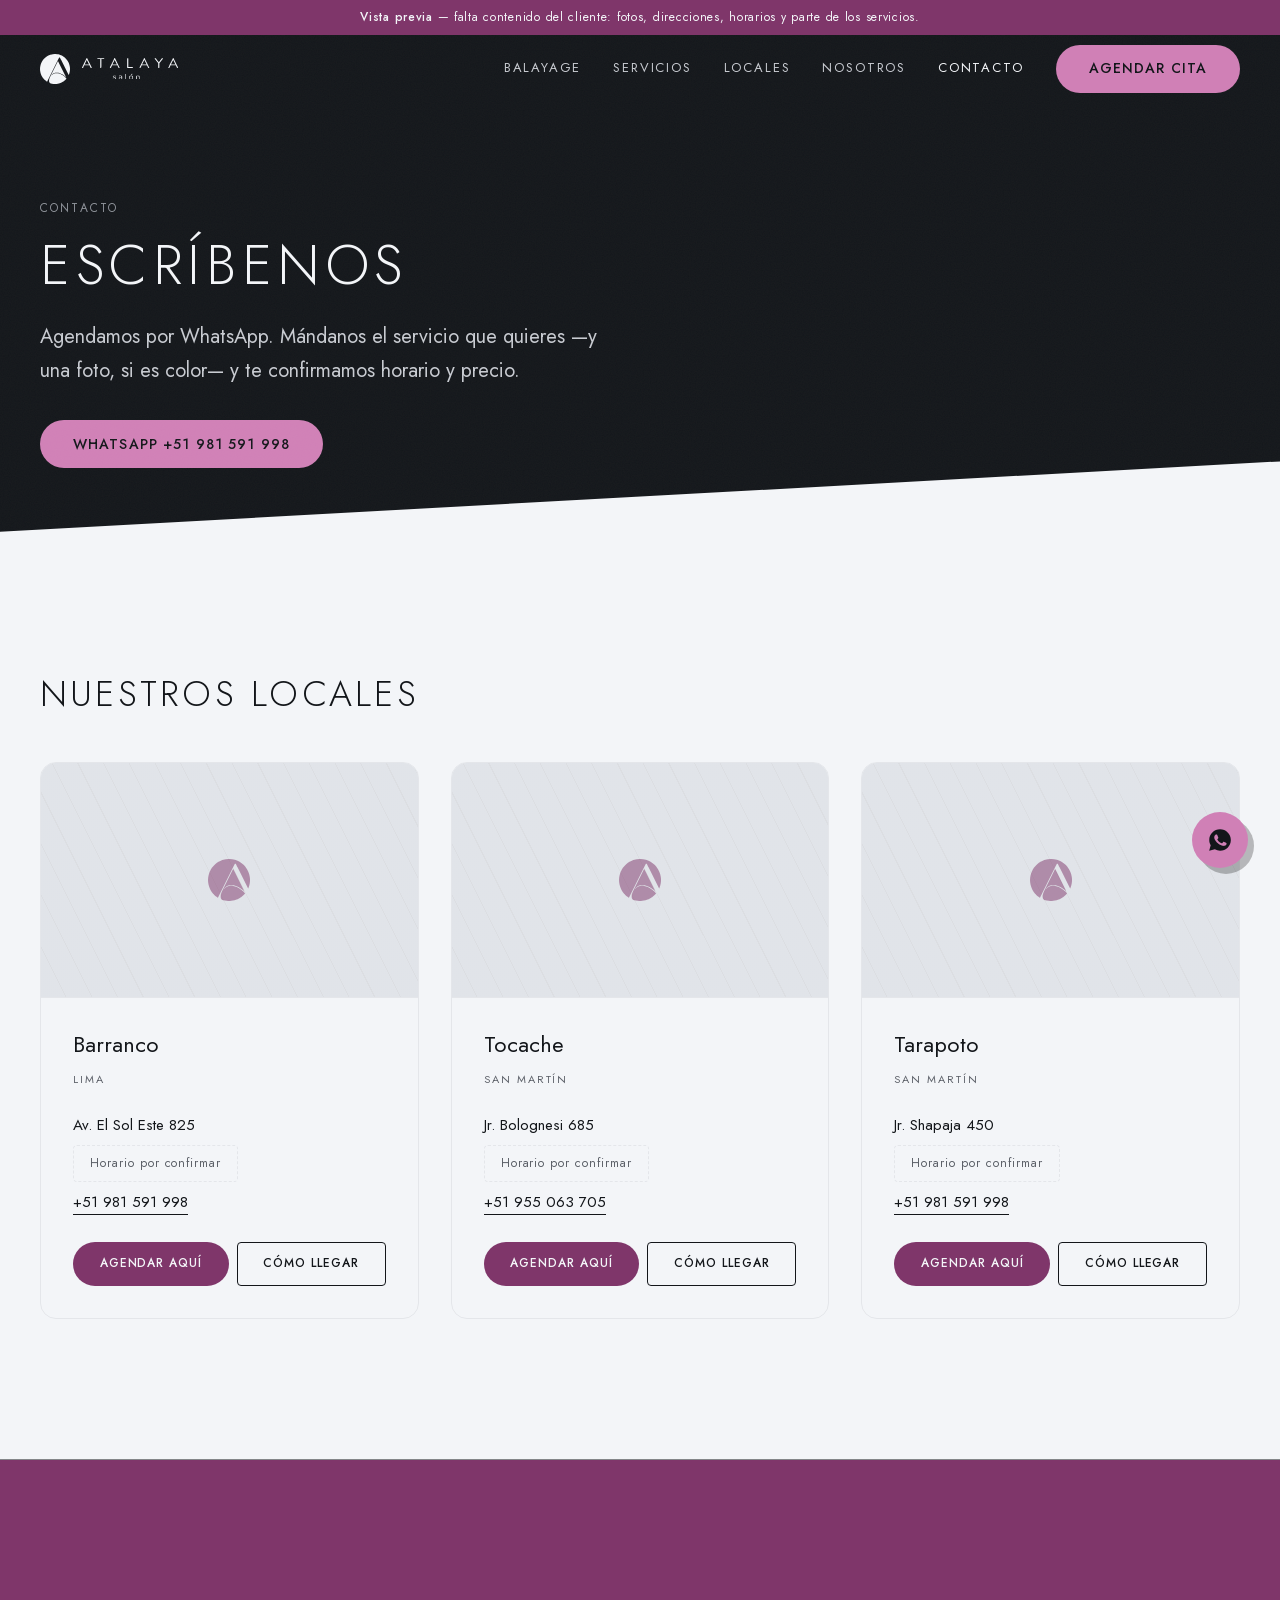
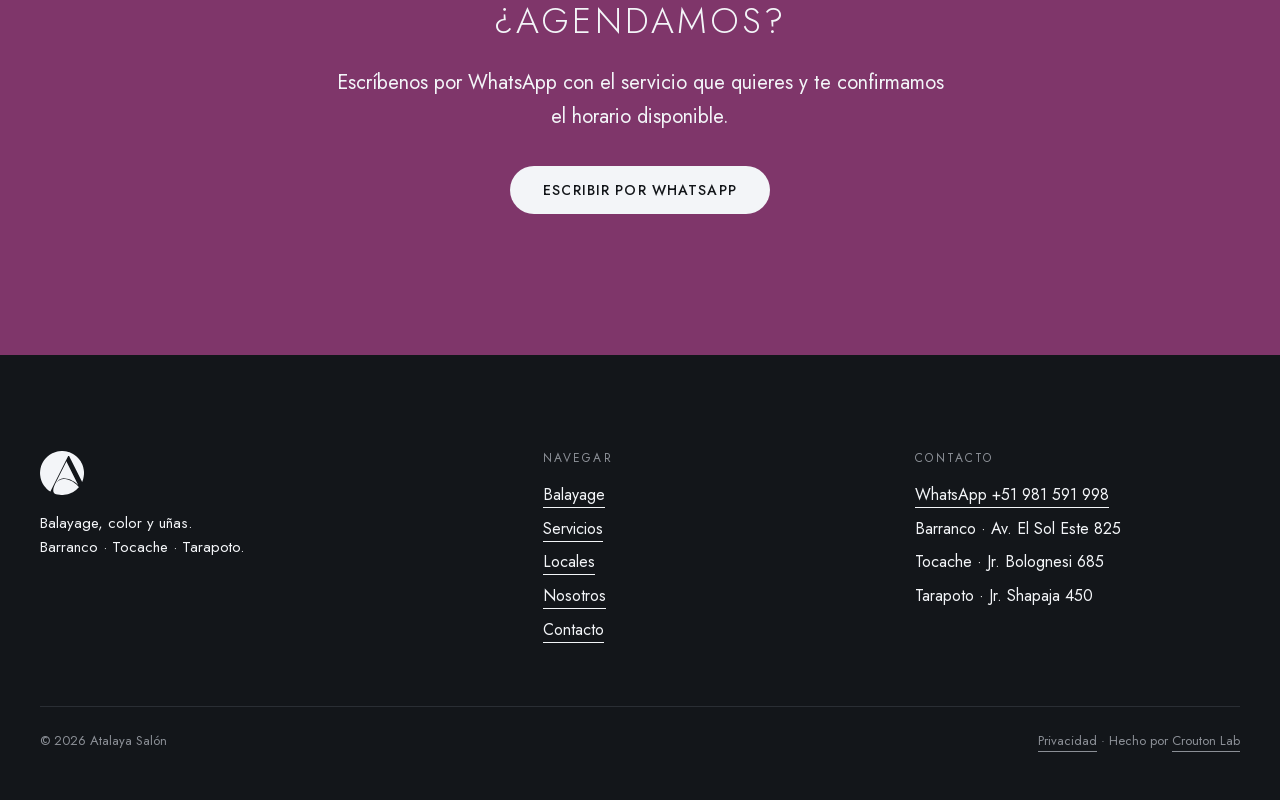
<file: contacto.html>
<!doctype html>
<html lang="es-PE">
<head>
<meta charset="utf-8">
<!-- PREVIEW: quitar esta línea al publicar en el dominio definitivo -->
<meta name="robots" content="noindex, nofollow">
<meta name="viewport" content="width=device-width, initial-scale=1">
<title>Contacto — Atalaya Salón</title>
<meta name="description" content="Escríbenos por WhatsApp al +51 955 063 705 para agendar tu cita en Atalaya Salón: Barranco, Tocache o Tarapoto.">
<meta property="og:type" content="website">
<meta property="og:title" content="Contacto — Atalaya Salón">
<meta property="og:description" content="Escríbenos por WhatsApp al +51 955 063 705 para agendar tu cita en Atalaya Salón: Barranco, Tocache o Tarapoto.">
<meta property="og:locale" content="es_PE">
<link rel="icon" href="assets/marca/favicon.svg" type="image/svg+xml">
<script>document.documentElement.className+=' js';</script>
<link rel="preload" href="assets/fuentes/jost-latin.woff2" as="font" type="font/woff2" crossorigin>
<link rel="stylesheet" href="atalaya-system.css">
<link rel="stylesheet" href="atalaya-pagina.css">

</head>
<body>
<svg class="sprite" aria-hidden="true" style="position:absolute;width:0;height:0;overflow:hidden"><symbol fill="currentColor" id="a-simbolo" viewBox="0 0 512.0 512.0" fill-rule="evenodd"><path d="M511.89,270.00 508.94,295.27 503.94,319.83 499.07,336.46 490.50,360.15 489.15,360.15 489.15,358.80 361.94,104.37 355.66,93.18 338.65,59.13 338.65,57.78 327.90,57.78 327.90,59.13 307.29,98.99 120.94,471.69 120.94,473.03 119.60,473.03 119.60,471.69 104.04,461.71 89.10,449.78 80.22,441.19 75.25,438.09 72.76,433.86 62.22,422.90 47.60,403.92 39.54,391.83 29.15,374.00 21.11,356.50 13.29,336.11 6.45,310.69 1.56,280.65 0.04,252.68 1.24,243.13 1.56,231.35 5.95,203.49 13.29,175.89 21.53,154.57 34.52,128.59 47.60,108.08 64.20,87.05 87.69,63.50 108.86,47.04 127.73,35.00 143.44,26.52 174.90,13.64 201.31,6.45 219.42,3.06 251.40,0.11 263.35,0.04 292.74,2.90 310.95,6.19 328.06,10.59 344.18,15.96 360.53,22.46 379.38,31.83 397.76,43.01 421.55,60.88 433.71,71.57 442.42,80.33 453.06,92.53 473.29,120.69 480.17,132.62 489.61,151.40 494.69,163.79 502.31,187.07 508.94,216.73 511.89,242.00Z M331.03,168.87 441.23,389.26 443.46,395.09 444.81,395.09 444.81,396.43 443.46,396.43 443.46,395.09 434.47,387.96 425.59,379.37 410.64,367.44 394.00,355.86 376.27,345.36 356.50,335.57 332.10,326.38 312.78,321.51 295.43,318.70 272.84,318.53 261.07,320.20 247.09,323.69 231.83,329.93 220.21,337.12 209.30,346.38 199.46,358.03 194.88,365.54 194.86,366.87 193.51,366.87 193.51,368.21 194.86,368.21 196.20,366.87 199.30,361.90 207.99,353.13 220.19,343.83 232.13,336.95 242.52,332.56 256.15,328.71 268.87,326.66 292.91,326.59 307.16,328.48 330.74,334.45 351.13,342.29 372.66,353.01 382.72,359.07 408.72,377.42 427.64,393.44 437.75,403.49 451.53,419.28 451.53,421.96 449.19,423.66 443.12,431.03 431.03,443.12 420.21,452.46 406.61,463.05 391.31,473.29 382.07,478.82 360.53,489.54 348.21,494.69 323.86,502.59 304.27,507.18 283.33,510.44 266.04,511.96 245.96,511.96 228.67,510.44 204.37,506.52 187.07,502.31 165.29,495.87 165.29,494.53 167.98,494.53 167.98,490.50 162.33,486.74 158.12,480.20 156.00,474.25 154.55,463.61 154.65,447.60 156.25,437.11 159.44,424.18 164.52,409.09 175.59,383.88 302.81,129.46 305.05,123.63 306.39,122.29 307.74,122.29 309.08,123.63 310.88,128.56Z"/></symbol><symbol fill="currentColor" id="a-wordmark" viewBox="0 0 1000.0 224.7" fill-rule="evenodd"><path d="M933.72,53.31 930.52,60.42 927.84,63.92 927.84,68.04 973.20,68.04 973.20,63.92 968.38,56.36 952.61,24.71 952.58,22.68 950.52,22.68 950.52,20.62 948.45,20.62 948.45,22.68Z M982.81,87.29 979.38,78.35 977.75,77.92 977.32,76.29 921.65,76.29 921.65,78.35 912.76,96.26 911.34,101.03 909.81,101.56 909.28,103.09 901.03,103.09 901.03,101.03 898.97,101.03 898.97,98.97 905.85,87.29 912.71,71.47 944.97,6.83 946.39,2.06 947.93,1.53 948.45,0.00 952.58,0.00 953.11,1.53 954.64,2.06 956.06,6.83 972.50,41.93 995.88,88.66 1000.00,94.85 1000.00,101.03 997.94,101.03 997.94,103.09 991.75,103.09 989.69,101.03Z M562.89,222.68 562.95,198.00 564.95,187.63 572.19,184.56 577.48,183.67 587.28,183.85 595.88,185.57 596.42,187.08 597.94,187.63 599.65,196.22 600.00,222.68 593.81,222.68 593.47,200.35 589.69,189.69 581.43,187.98 571.13,189.69 571.13,222.68Z M334.02,76.29 313.40,76.29 312.97,77.92 311.34,78.35 307.91,87.29 301.03,101.03 298.97,103.09 292.78,103.09 292.78,101.03 290.72,101.03 290.72,94.85 294.85,88.66 328.53,21.31 336.08,2.06 337.62,1.53 338.14,0.00 342.27,0.00 344.33,2.06 386.94,91.41 391.75,98.97 391.75,101.03 389.69,101.03 389.69,103.09 381.44,103.09 380.92,101.56 379.38,101.03 377.96,96.26 369.07,78.35 369.07,76.29Z M665.29,52.24 651.55,22.68 651.55,20.62 649.48,20.62 649.48,22.68 647.42,22.68 647.39,24.71 643.99,31.62 630.93,57.73 626.80,63.92 626.80,68.04 672.16,68.04 672.16,63.92Z M327.84,68.04 362.89,68.04 362.89,63.92 358.07,56.36 342.27,22.68 342.27,20.62 340.21,20.62 340.21,22.68 338.14,22.68 338.11,24.71 334.71,31.62 321.65,57.73 317.53,63.92 317.53,68.04Z M97.63,92.06 101.03,96.91 101.03,101.03 98.97,101.03 98.97,103.09 90.72,103.09 90.19,101.56 88.66,101.03 87.24,96.26 78.35,78.35 78.35,76.29 22.68,76.29 22.25,77.92 20.62,78.35 12.37,101.03 10.84,101.56 10.31,103.09 2.06,103.09 2.06,101.03 0.00,101.03 0.00,96.91 2.69,93.41 15.13,68.73 21.99,52.92 47.42,2.06 47.42,0.00 53.61,0.00 53.61,2.06Z M396.45,188.24 387.63,189.69 387.63,191.75 385.57,191.75 385.57,185.57 398.00,183.57 405.84,183.85 414.43,185.57 414.98,187.08 416.49,187.63 418.21,196.22 418.56,204.12 418.18,214.05 416.49,220.62 408.94,223.37 401.96,224.51 394.75,223.80 385.57,220.62 383.87,212.37 385.57,204.12 396.47,200.59 410.31,200.00 410.31,193.81 408.25,189.69 401.75,188.07Z M394.36,218.01 410.31,218.56 410.31,204.12 394.19,206.56 391.75,206.19 391.75,208.25 389.69,208.25 389.69,216.49 391.75,216.49 391.75,218.56Z M655.67,76.29 622.68,76.29 622.25,77.92 620.62,78.35 619.20,83.12 610.31,101.03 606.19,103.09 600.00,103.09 600.00,98.97 602.77,91.43 627.50,41.93 643.94,6.83 645.36,2.06 646.89,1.53 647.42,0.00 651.55,0.00 652.07,1.53 653.61,2.06 655.03,6.83 681.11,59.10 687.97,74.92 698.34,95.47 701.03,98.97 701.03,101.03 698.97,101.03 698.97,103.09 692.78,103.09 688.66,101.03 678.35,78.35 669.92,76.47Z M43.30,68.04 74.23,68.04 74.23,65.98 72.16,65.98 72.13,63.95 51.55,22.68 51.55,20.62 49.48,20.62 49.48,22.68 47.42,22.68 47.39,24.71 28.90,63.95 28.87,65.98 26.80,65.98 26.80,68.04Z M189.69,55.67 189.69,10.31 160.82,10.31 160.82,8.25 158.76,8.25 158.76,4.12 160.82,4.12 160.82,2.06 230.93,2.06 230.93,10.31 202.06,10.31 202.05,88.64 200.00,101.03 197.94,103.09 191.75,103.09 191.75,101.03 189.69,101.03Z M492.96,214.25 491.36,209.67 490.90,202.21 494.85,187.63 503.84,184.25 511.34,183.54 518.85,184.25 527.84,187.63 531.32,198.58 531.78,206.04 529.72,214.25 525.08,219.93 516.59,223.80 507.79,224.13 498.79,220.80Z M344.33,218.56 344.33,216.49 346.39,216.49 346.39,210.31 344.33,208.25 327.70,202.19 321.65,195.88 321.65,191.75 325.38,187.23 329.11,184.78 334.20,183.69 343.95,183.88 350.52,185.57 352.58,187.63 352.58,189.69 350.52,189.69 350.52,191.75 348.45,191.75 344.79,189.23 340.02,188.14 329.90,189.69 329.37,191.22 327.84,191.75 327.84,195.88 329.37,196.40 329.90,197.94 350.52,204.12 350.99,205.71 352.58,206.19 353.52,212.77 354.64,214.43 353.17,215.39 350.52,220.62 341.62,224.10 334.33,224.40 323.71,222.68 323.71,220.62 321.65,220.62 321.65,214.43 323.71,214.43 323.71,216.49 330.51,217.95Z M482.47,59.79 482.47,92.78 527.84,92.78 527.84,94.85 529.90,94.85 529.90,101.03 527.84,101.03 527.84,103.09 472.16,103.09 472.16,101.03 470.10,101.03 470.10,4.12 472.16,4.12 472.16,2.06 480.41,2.06 480.41,4.12 482.47,4.12Z M761.40,11.79 756.70,6.19 756.70,2.06 769.07,2.06 769.52,3.68 771.13,4.12 773.81,9.70 793.52,35.35 798.47,40.71 800.00,41.24 800.00,43.30 802.06,43.30 803.86,38.91 830.89,4.09 830.93,2.06 843.30,2.06 843.30,8.25 838.89,12.09 814.14,43.00 807.46,52.82 806.25,59.86 806.19,101.03 804.12,101.03 804.12,103.09 795.88,103.09 795.88,101.03 793.81,101.03 793.75,59.86 792.54,52.82Z M457.73,171.13 457.73,222.68 451.55,222.68 451.55,167.01 457.73,167.01Z M519.59,164.95 523.71,164.95 523.71,171.13 515.46,177.32 509.28,177.32 509.28,175.26 511.34,175.26Z M502.68,191.34 501.03,191.75 497.62,200.58 498.97,214.43 500.55,214.91 501.03,216.49 509.56,218.14 521.65,216.49 522.13,214.91 523.71,214.43 525.28,203.96 524.70,198.98 521.65,191.75 511.34,188.32 506.71,189.21Z"/></symbol></svg>

<a class="saltar" href="#principal">Saltar al contenido</a>

<div class="tope">
<div class="aviso">
  <strong>Vista previa</strong> — falta contenido del cliente: fotos, direcciones, horarios y parte de los servicios.
</div>

<header class="nav solido">
  <div class="env">
    <a class="nav-marca" href="index.html" aria-label="Atalaya, inicio">
      <svg viewBox="0 0 512 512" aria-hidden="true"><use href="#a-simbolo"/></svg>
      <svg class="wm" viewBox="0 0 1000 224.7" aria-hidden="true"><use href="#a-wordmark"/></svg>
    </a>
    <nav class="nav-enlaces" aria-label="Principal">
      <a href="balayage.html">Balayage</a>
      <a href="servicios.html">Servicios</a>
      <a href="locales.html">Locales</a>
      <a href="nosotros.html">Nosotros</a>
      <a href="contacto.html" aria-current="page">Contacto</a>
    </nav>
    <div class="nav-cta">
      <a class="btn btn-accion" data-wa href="https://wa.me/51981591998?text=Hola%2C%20quiero%20agendar%20una%20cita%20en%20Atalaya.%20%C2%BFQu%C3%A9%20horarios%20tienen%20disponibles%3F" target="_blank" rel="noopener">Agendar cita</a>
      <button class="menu-btn" aria-expanded="false" aria-controls="menu" aria-label="Abrir menú"><span></span></button>
    </div>
  </div>
</header>
</div>

<nav class="menu" id="menu" aria-label="Menú móvil">
  <a href="balayage.html">Balayage</a>
  <a href="servicios.html">Servicios</a>
  <a href="locales.html">Locales</a>
  <a href="nosotros.html">Nosotros</a>
  <a href="contacto.html" aria-current="page">Contacto</a>
</nav>

<ul class="indice" aria-label="Índice de secciones"></ul>

<main id="principal">
  <section class="cab s-tinta grano halo" data-seccion="Contacto">
    <div class="env">
      <p class="etiqueta sec">Contacto</p>
      <h1>Escríbenos</h1>
      <p class="lead ter" style="max-width:48ch">
        Agendamos por WhatsApp. Mándanos el servicio que quieres —y una foto, si
        es color— y te confirmamos horario y precio.
      </p>
      <div class="btn-grupo" style="margin-top:var(--e6)">
        <a class="btn btn-accion" data-wa href="https://wa.me/51981591998?text=Hola%2C%20quiero%20agendar%20una%20cita%20en%20Atalaya.%20%C2%BFQu%C3%A9%20horarios%20tienen%20disponibles%3F" target="_blank" rel="noopener">WhatsApp +51 981 591 998</a>
      </div>
    </div>
  </section>

  <section class="seccion s-hueso corte-sup" data-seccion="Locales">
    <div class="env">
      <header class="rev" style="margin-bottom:var(--e7)">
        <h2>Nuestros locales</h2>
      </header>
      <div class="locales" data-locales></div>
    </div>
  </section>

  <section class="seccion s-rosaosc cierre" id="cita" data-seccion="Cita">
    <div class="env">
      <h2 class="rev">¿Agendamos?</h2>
      <p class="lead rev rev-d1" style="max-width:52ch">
        Escríbenos por WhatsApp con el servicio que quieres y te confirmamos el
        horario disponible.
      </p>
      <div class="btn-grupo rev rev-d2">
        <a class="btn btn-accion" data-wa href="https://wa.me/51981591998?text=Hola%2C%20quiero%20agendar%20una%20cita%20en%20Atalaya.%20%C2%BFQu%C3%A9%20horarios%20tienen%20disponibles%3F" target="_blank" rel="noopener">Escribir por WhatsApp</a>
      </div>
    </div>
  </section>
</main>
<footer class="pie">
  <div class="env">
    <div class="pie-rejilla">
      <div>
        <svg style="width:44px;margin-bottom:var(--e4)" viewBox="0 0 512 512" aria-hidden="true"><use href="#a-simbolo"/></svg>
        <p class="sec" style="font-size:0.9375rem;max-width:34ch">
          Balayage, color y uñas.<br>Barranco · Tocache · Tarapoto.
        </p>
      </div>
      <div>
        <h3>Navegar</h3>
        <ul>
          <li><a class="enlace" href="balayage.html">Balayage</a></li>
          <li><a class="enlace" href="servicios.html">Servicios</a></li>
          <li><a class="enlace" href="locales.html">Locales</a></li>
          <li><a class="enlace" href="nosotros.html">Nosotros</a></li>
          <li><a class="enlace" href="contacto.html">Contacto</a></li>
        </ul>
      </div>
      <div>
        <h3>Contacto</h3>
        <ul>
          <li><a class="enlace" data-wa href="https://wa.me/51981591998?text=Hola%2C%20quiero%20agendar%20una%20cita%20en%20Atalaya.%20%C2%BFQu%C3%A9%20horarios%20tienen%20disponibles%3F" target="_blank" rel="noopener">WhatsApp +51 981 591 998</a></li>
          <li class="sec">Barranco · Av. El Sol Este 825</li>
          <li class="sec">Tocache · Jr. Bolognesi 685</li>
          <li class="sec">Tarapoto · Jr. Shapaja 450</li>
        </ul>
      </div>
    </div>
    <div class="pie-legal">
      <span>© 2026 Atalaya Salón</span>
      <span><a class="enlace" href="privacidad.html">Privacidad</a> · Hecho por <a class="enlace" href="https://croutonlab.com" target="_blank" rel="noopener">Crouton Lab</a></span>
    </div>
  </div>
</footer>

<div class="barra">
  <a class="btn btn-accion" data-cta-contextual data-wa href="https://wa.me/51981591998?text=Hola%2C%20quiero%20agendar%20una%20cita%20en%20Atalaya.%20%C2%BFQu%C3%A9%20horarios%20tienen%20disponibles%3F" target="_blank" rel="noopener">Agendar cita</a>
</div>

<a class="disco-wa" data-wa href="https://wa.me/51981591998?text=Hola%2C%20quiero%20agendar%20una%20cita%20en%20Atalaya.%20%C2%BFQu%C3%A9%20horarios%20tienen%20disponibles%3F" target="_blank" rel="noopener" aria-label="Agendar por WhatsApp">
  <svg width="26" height="26" viewBox="0 0 24 24" fill="currentColor" aria-hidden="true">
    <path d="M12.04 2c-5.5 0-9.96 4.46-9.96 9.96 0 1.76.46 3.45 1.34 4.95L2 22l5.23-1.37a9.9 9.9 0 0 0 4.81 1.23h.01c5.5 0 9.96-4.46 9.96-9.96S17.54 2 12.04 2zm5.83 14.06c-.24.68-1.42 1.31-1.96 1.36-.5.05-.99.24-3.35-.7-2.82-1.11-4.6-3.99-4.74-4.18-.14-.19-1.13-1.5-1.13-2.86s.71-2.03.97-2.31c.25-.28.55-.35.73-.35.18 0 .37 0 .53.01.17.01.4-.06.63.48.24.57.8 1.97.87 2.11.07.14.12.31.02.5-.09.19-.14.31-.28.47-.14.17-.3.37-.42.5-.14.14-.29.29-.12.57.16.28.73 1.2 1.56 1.95 1.07.95 1.98 1.25 2.26 1.39.28.14.44.12.6-.07.17-.19.7-.81.88-1.09.19-.28.37-.23.63-.14.25.09 1.65.78 1.93.92.28.14.47.21.54.33.07.11.07.65-.17 1.33z"/>
  </svg>
</a>

<script type="module" src="js/app.js"></script>
</body>
</html>
</file>
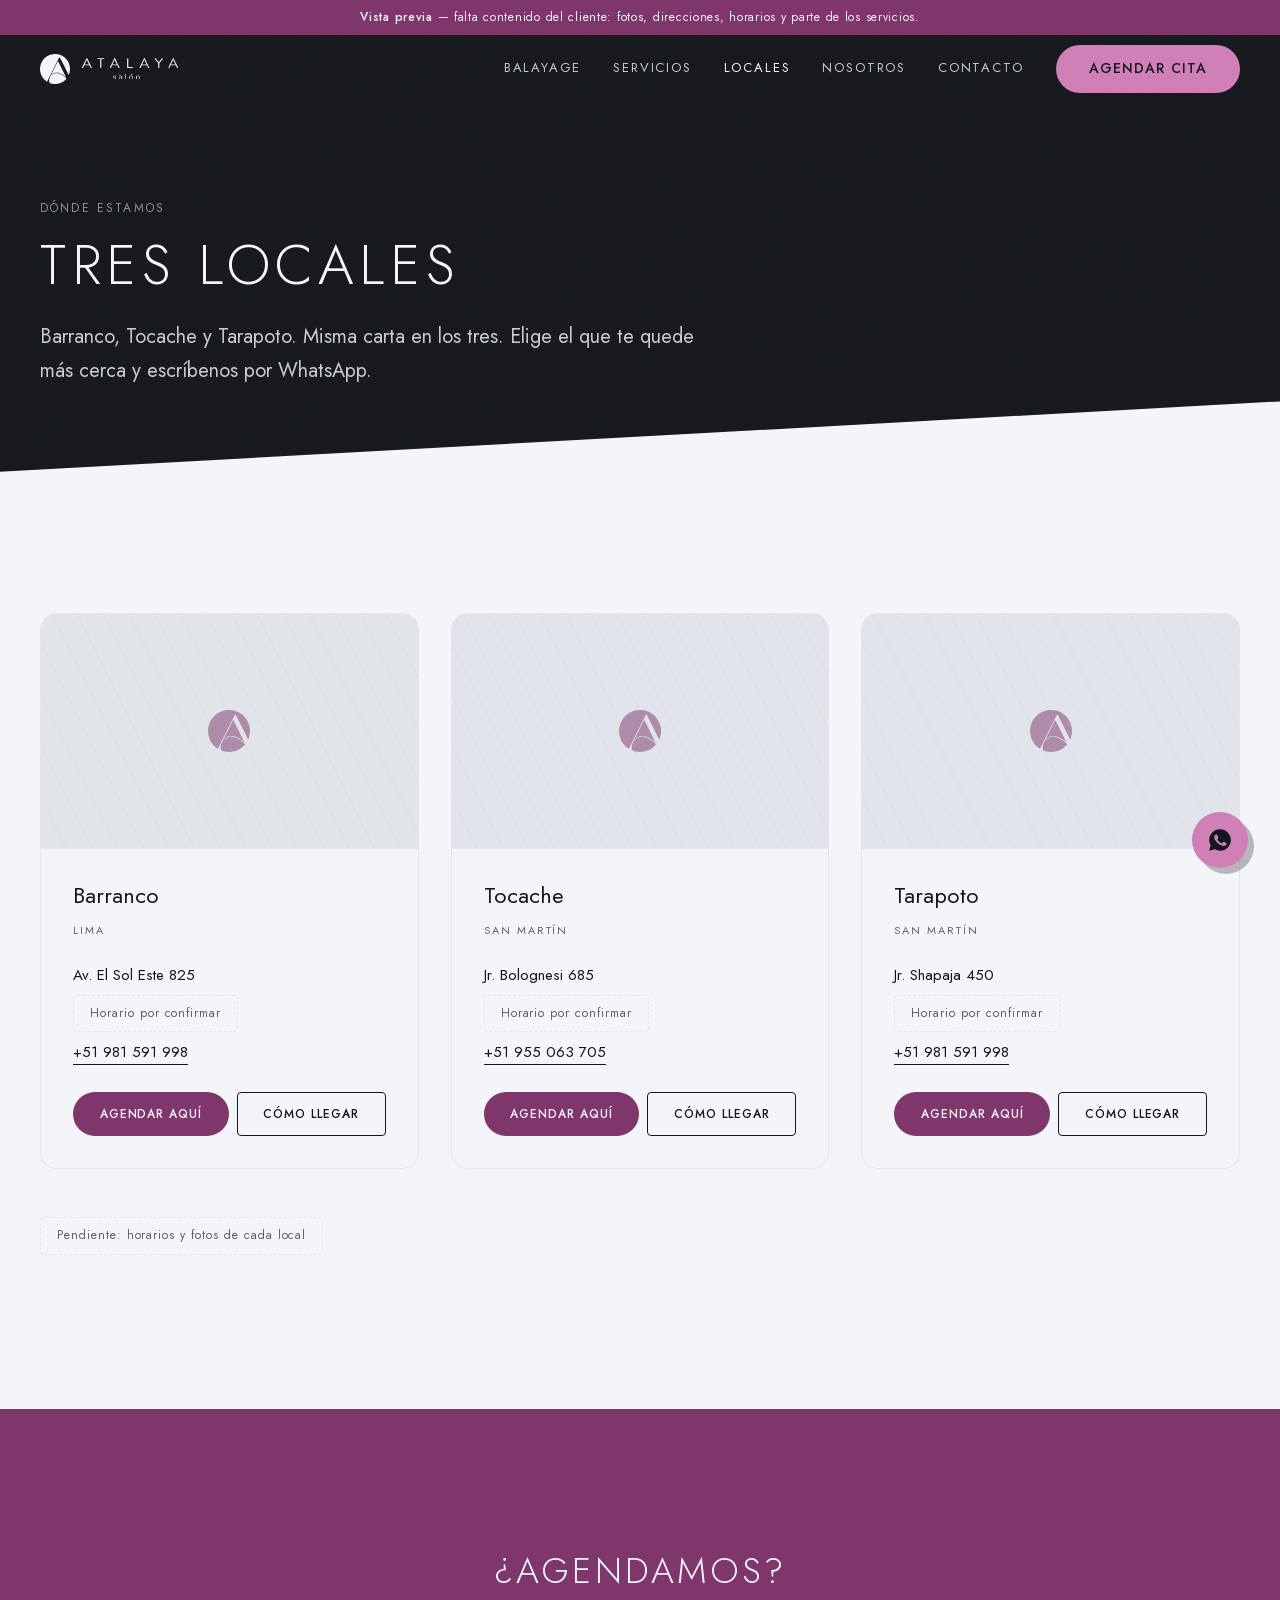
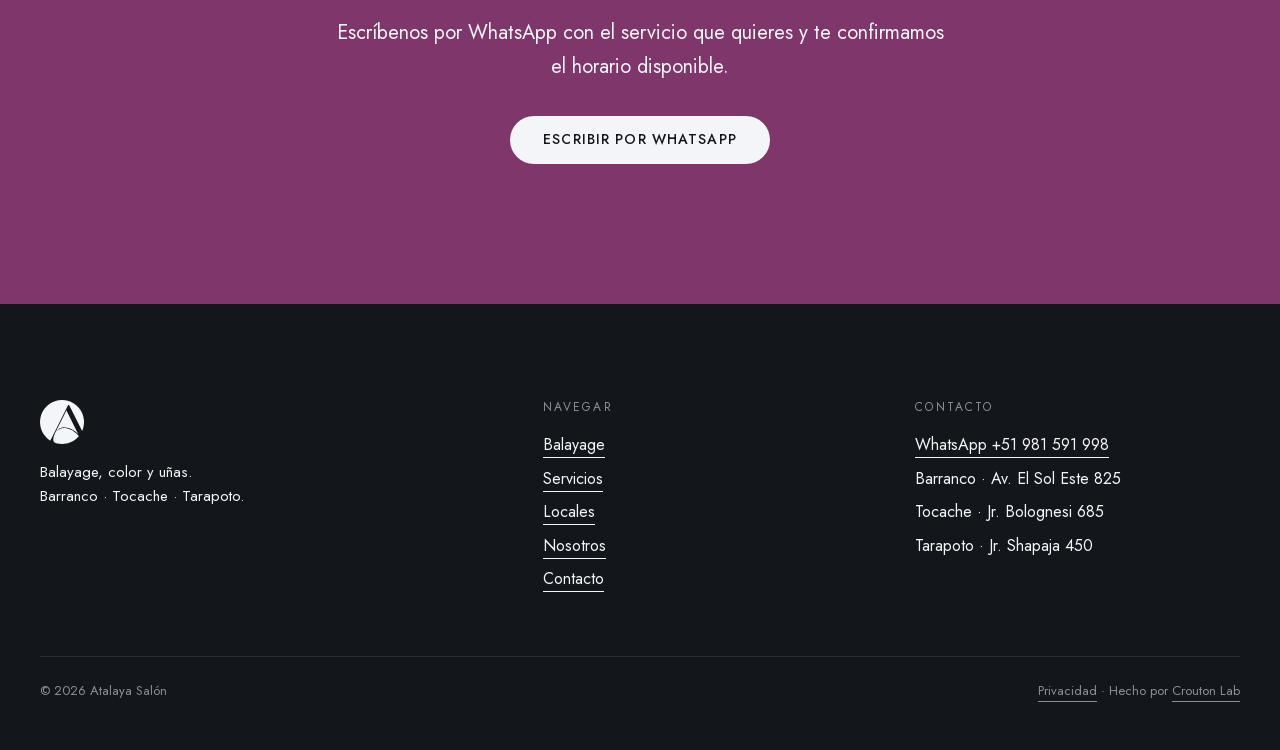
<file: locales.html>
<!doctype html>
<html lang="es-PE">
<head>
<meta charset="utf-8">
<!-- PREVIEW: quitar esta línea al publicar en el dominio definitivo -->
<meta name="robots" content="noindex, nofollow">
<meta name="viewport" content="width=device-width, initial-scale=1">
<title>Locales — Atalaya Salón | Barranco, Tocache y Tarapoto</title>
<meta name="description" content="Atalaya Salón tiene tres locales: Barranco, Tocache y Tarapoto. Mira dónde estamos, cómo llegar y agenda por WhatsApp.">
<meta property="og:type" content="website">
<meta property="og:title" content="Locales — Atalaya Salón | Barranco, Tocache y Tarapoto">
<meta property="og:description" content="Atalaya Salón tiene tres locales: Barranco, Tocache y Tarapoto. Mira dónde estamos, cómo llegar y agenda por WhatsApp.">
<meta property="og:locale" content="es_PE">
<link rel="icon" href="assets/marca/favicon.svg" type="image/svg+xml">
<script>document.documentElement.className+=' js';</script>
<link rel="preload" href="assets/fuentes/jost-latin.woff2" as="font" type="font/woff2" crossorigin>
<link rel="stylesheet" href="atalaya-system.css">
<link rel="stylesheet" href="atalaya-pagina.css">

</head>
<body>
<svg class="sprite" aria-hidden="true" style="position:absolute;width:0;height:0;overflow:hidden"><symbol fill="currentColor" id="a-simbolo" viewBox="0 0 512.0 512.0" fill-rule="evenodd"><path d="M511.89,270.00 508.94,295.27 503.94,319.83 499.07,336.46 490.50,360.15 489.15,360.15 489.15,358.80 361.94,104.37 355.66,93.18 338.65,59.13 338.65,57.78 327.90,57.78 327.90,59.13 307.29,98.99 120.94,471.69 120.94,473.03 119.60,473.03 119.60,471.69 104.04,461.71 89.10,449.78 80.22,441.19 75.25,438.09 72.76,433.86 62.22,422.90 47.60,403.92 39.54,391.83 29.15,374.00 21.11,356.50 13.29,336.11 6.45,310.69 1.56,280.65 0.04,252.68 1.24,243.13 1.56,231.35 5.95,203.49 13.29,175.89 21.53,154.57 34.52,128.59 47.60,108.08 64.20,87.05 87.69,63.50 108.86,47.04 127.73,35.00 143.44,26.52 174.90,13.64 201.31,6.45 219.42,3.06 251.40,0.11 263.35,0.04 292.74,2.90 310.95,6.19 328.06,10.59 344.18,15.96 360.53,22.46 379.38,31.83 397.76,43.01 421.55,60.88 433.71,71.57 442.42,80.33 453.06,92.53 473.29,120.69 480.17,132.62 489.61,151.40 494.69,163.79 502.31,187.07 508.94,216.73 511.89,242.00Z M331.03,168.87 441.23,389.26 443.46,395.09 444.81,395.09 444.81,396.43 443.46,396.43 443.46,395.09 434.47,387.96 425.59,379.37 410.64,367.44 394.00,355.86 376.27,345.36 356.50,335.57 332.10,326.38 312.78,321.51 295.43,318.70 272.84,318.53 261.07,320.20 247.09,323.69 231.83,329.93 220.21,337.12 209.30,346.38 199.46,358.03 194.88,365.54 194.86,366.87 193.51,366.87 193.51,368.21 194.86,368.21 196.20,366.87 199.30,361.90 207.99,353.13 220.19,343.83 232.13,336.95 242.52,332.56 256.15,328.71 268.87,326.66 292.91,326.59 307.16,328.48 330.74,334.45 351.13,342.29 372.66,353.01 382.72,359.07 408.72,377.42 427.64,393.44 437.75,403.49 451.53,419.28 451.53,421.96 449.19,423.66 443.12,431.03 431.03,443.12 420.21,452.46 406.61,463.05 391.31,473.29 382.07,478.82 360.53,489.54 348.21,494.69 323.86,502.59 304.27,507.18 283.33,510.44 266.04,511.96 245.96,511.96 228.67,510.44 204.37,506.52 187.07,502.31 165.29,495.87 165.29,494.53 167.98,494.53 167.98,490.50 162.33,486.74 158.12,480.20 156.00,474.25 154.55,463.61 154.65,447.60 156.25,437.11 159.44,424.18 164.52,409.09 175.59,383.88 302.81,129.46 305.05,123.63 306.39,122.29 307.74,122.29 309.08,123.63 310.88,128.56Z"/></symbol><symbol fill="currentColor" id="a-wordmark" viewBox="0 0 1000.0 224.7" fill-rule="evenodd"><path d="M933.72,53.31 930.52,60.42 927.84,63.92 927.84,68.04 973.20,68.04 973.20,63.92 968.38,56.36 952.61,24.71 952.58,22.68 950.52,22.68 950.52,20.62 948.45,20.62 948.45,22.68Z M982.81,87.29 979.38,78.35 977.75,77.92 977.32,76.29 921.65,76.29 921.65,78.35 912.76,96.26 911.34,101.03 909.81,101.56 909.28,103.09 901.03,103.09 901.03,101.03 898.97,101.03 898.97,98.97 905.85,87.29 912.71,71.47 944.97,6.83 946.39,2.06 947.93,1.53 948.45,0.00 952.58,0.00 953.11,1.53 954.64,2.06 956.06,6.83 972.50,41.93 995.88,88.66 1000.00,94.85 1000.00,101.03 997.94,101.03 997.94,103.09 991.75,103.09 989.69,101.03Z M562.89,222.68 562.95,198.00 564.95,187.63 572.19,184.56 577.48,183.67 587.28,183.85 595.88,185.57 596.42,187.08 597.94,187.63 599.65,196.22 600.00,222.68 593.81,222.68 593.47,200.35 589.69,189.69 581.43,187.98 571.13,189.69 571.13,222.68Z M334.02,76.29 313.40,76.29 312.97,77.92 311.34,78.35 307.91,87.29 301.03,101.03 298.97,103.09 292.78,103.09 292.78,101.03 290.72,101.03 290.72,94.85 294.85,88.66 328.53,21.31 336.08,2.06 337.62,1.53 338.14,0.00 342.27,0.00 344.33,2.06 386.94,91.41 391.75,98.97 391.75,101.03 389.69,101.03 389.69,103.09 381.44,103.09 380.92,101.56 379.38,101.03 377.96,96.26 369.07,78.35 369.07,76.29Z M665.29,52.24 651.55,22.68 651.55,20.62 649.48,20.62 649.48,22.68 647.42,22.68 647.39,24.71 643.99,31.62 630.93,57.73 626.80,63.92 626.80,68.04 672.16,68.04 672.16,63.92Z M327.84,68.04 362.89,68.04 362.89,63.92 358.07,56.36 342.27,22.68 342.27,20.62 340.21,20.62 340.21,22.68 338.14,22.68 338.11,24.71 334.71,31.62 321.65,57.73 317.53,63.92 317.53,68.04Z M97.63,92.06 101.03,96.91 101.03,101.03 98.97,101.03 98.97,103.09 90.72,103.09 90.19,101.56 88.66,101.03 87.24,96.26 78.35,78.35 78.35,76.29 22.68,76.29 22.25,77.92 20.62,78.35 12.37,101.03 10.84,101.56 10.31,103.09 2.06,103.09 2.06,101.03 0.00,101.03 0.00,96.91 2.69,93.41 15.13,68.73 21.99,52.92 47.42,2.06 47.42,0.00 53.61,0.00 53.61,2.06Z M396.45,188.24 387.63,189.69 387.63,191.75 385.57,191.75 385.57,185.57 398.00,183.57 405.84,183.85 414.43,185.57 414.98,187.08 416.49,187.63 418.21,196.22 418.56,204.12 418.18,214.05 416.49,220.62 408.94,223.37 401.96,224.51 394.75,223.80 385.57,220.62 383.87,212.37 385.57,204.12 396.47,200.59 410.31,200.00 410.31,193.81 408.25,189.69 401.75,188.07Z M394.36,218.01 410.31,218.56 410.31,204.12 394.19,206.56 391.75,206.19 391.75,208.25 389.69,208.25 389.69,216.49 391.75,216.49 391.75,218.56Z M655.67,76.29 622.68,76.29 622.25,77.92 620.62,78.35 619.20,83.12 610.31,101.03 606.19,103.09 600.00,103.09 600.00,98.97 602.77,91.43 627.50,41.93 643.94,6.83 645.36,2.06 646.89,1.53 647.42,0.00 651.55,0.00 652.07,1.53 653.61,2.06 655.03,6.83 681.11,59.10 687.97,74.92 698.34,95.47 701.03,98.97 701.03,101.03 698.97,101.03 698.97,103.09 692.78,103.09 688.66,101.03 678.35,78.35 669.92,76.47Z M43.30,68.04 74.23,68.04 74.23,65.98 72.16,65.98 72.13,63.95 51.55,22.68 51.55,20.62 49.48,20.62 49.48,22.68 47.42,22.68 47.39,24.71 28.90,63.95 28.87,65.98 26.80,65.98 26.80,68.04Z M189.69,55.67 189.69,10.31 160.82,10.31 160.82,8.25 158.76,8.25 158.76,4.12 160.82,4.12 160.82,2.06 230.93,2.06 230.93,10.31 202.06,10.31 202.05,88.64 200.00,101.03 197.94,103.09 191.75,103.09 191.75,101.03 189.69,101.03Z M492.96,214.25 491.36,209.67 490.90,202.21 494.85,187.63 503.84,184.25 511.34,183.54 518.85,184.25 527.84,187.63 531.32,198.58 531.78,206.04 529.72,214.25 525.08,219.93 516.59,223.80 507.79,224.13 498.79,220.80Z M344.33,218.56 344.33,216.49 346.39,216.49 346.39,210.31 344.33,208.25 327.70,202.19 321.65,195.88 321.65,191.75 325.38,187.23 329.11,184.78 334.20,183.69 343.95,183.88 350.52,185.57 352.58,187.63 352.58,189.69 350.52,189.69 350.52,191.75 348.45,191.75 344.79,189.23 340.02,188.14 329.90,189.69 329.37,191.22 327.84,191.75 327.84,195.88 329.37,196.40 329.90,197.94 350.52,204.12 350.99,205.71 352.58,206.19 353.52,212.77 354.64,214.43 353.17,215.39 350.52,220.62 341.62,224.10 334.33,224.40 323.71,222.68 323.71,220.62 321.65,220.62 321.65,214.43 323.71,214.43 323.71,216.49 330.51,217.95Z M482.47,59.79 482.47,92.78 527.84,92.78 527.84,94.85 529.90,94.85 529.90,101.03 527.84,101.03 527.84,103.09 472.16,103.09 472.16,101.03 470.10,101.03 470.10,4.12 472.16,4.12 472.16,2.06 480.41,2.06 480.41,4.12 482.47,4.12Z M761.40,11.79 756.70,6.19 756.70,2.06 769.07,2.06 769.52,3.68 771.13,4.12 773.81,9.70 793.52,35.35 798.47,40.71 800.00,41.24 800.00,43.30 802.06,43.30 803.86,38.91 830.89,4.09 830.93,2.06 843.30,2.06 843.30,8.25 838.89,12.09 814.14,43.00 807.46,52.82 806.25,59.86 806.19,101.03 804.12,101.03 804.12,103.09 795.88,103.09 795.88,101.03 793.81,101.03 793.75,59.86 792.54,52.82Z M457.73,171.13 457.73,222.68 451.55,222.68 451.55,167.01 457.73,167.01Z M519.59,164.95 523.71,164.95 523.71,171.13 515.46,177.32 509.28,177.32 509.28,175.26 511.34,175.26Z M502.68,191.34 501.03,191.75 497.62,200.58 498.97,214.43 500.55,214.91 501.03,216.49 509.56,218.14 521.65,216.49 522.13,214.91 523.71,214.43 525.28,203.96 524.70,198.98 521.65,191.75 511.34,188.32 506.71,189.21Z"/></symbol></svg>

<a class="saltar" href="#principal">Saltar al contenido</a>

<div class="tope">
<div class="aviso">
  <strong>Vista previa</strong> — falta contenido del cliente: fotos, direcciones, horarios y parte de los servicios.
</div>

<header class="nav solido">
  <div class="env">
    <a class="nav-marca" href="index.html" aria-label="Atalaya, inicio">
      <svg viewBox="0 0 512 512" aria-hidden="true"><use href="#a-simbolo"/></svg>
      <svg class="wm" viewBox="0 0 1000 224.7" aria-hidden="true"><use href="#a-wordmark"/></svg>
    </a>
    <nav class="nav-enlaces" aria-label="Principal">
      <a href="balayage.html">Balayage</a>
      <a href="servicios.html">Servicios</a>
      <a href="locales.html" aria-current="page">Locales</a>
      <a href="nosotros.html">Nosotros</a>
      <a href="contacto.html">Contacto</a>
    </nav>
    <div class="nav-cta">
      <a class="btn btn-accion" data-wa href="https://wa.me/51981591998?text=Hola%2C%20quiero%20agendar%20una%20cita%20en%20Atalaya.%20%C2%BFQu%C3%A9%20horarios%20tienen%20disponibles%3F" target="_blank" rel="noopener">Agendar cita</a>
      <button class="menu-btn" aria-expanded="false" aria-controls="menu" aria-label="Abrir menú"><span></span></button>
    </div>
  </div>
</header>
</div>

<nav class="menu" id="menu" aria-label="Menú móvil">
  <a href="balayage.html">Balayage</a>
  <a href="servicios.html">Servicios</a>
  <a href="locales.html" aria-current="page">Locales</a>
  <a href="nosotros.html">Nosotros</a>
  <a href="contacto.html">Contacto</a>
</nav>

<ul class="indice" aria-label="Índice de secciones"></ul>

<main id="principal">
  <section class="cab s-tinta grano halo" data-seccion="Locales">
    <div class="env">
      <p class="etiqueta sec">Dónde estamos</p>
      <h1>Tres locales</h1>
      <p class="lead ter">
        Barranco, Tocache y Tarapoto. Misma carta en los tres. Elige el que te
        quede más cerca y escríbenos por WhatsApp.
      </p>
    </div>
  </section>

  <section class="seccion s-hueso corte-sup" data-seccion="Fichas">
    <div class="env">
      <div class="locales" data-locales></div>
      <p class="sec" style="margin-top:var(--e7);font-size:0.875rem">
        <span class="pendiente">Pendiente: horarios y fotos de cada local</span>
      </p>
    </div>
  </section>

  <section class="seccion s-rosaosc cierre" id="cita" data-seccion="Cita">
    <div class="env">
      <h2 class="rev">¿Agendamos?</h2>
      <p class="lead rev rev-d1" style="max-width:52ch">
        Escríbenos por WhatsApp con el servicio que quieres y te confirmamos el
        horario disponible.
      </p>
      <div class="btn-grupo rev rev-d2">
        <a class="btn btn-accion" data-wa href="https://wa.me/51981591998?text=Hola%2C%20quiero%20agendar%20una%20cita%20en%20Atalaya.%20%C2%BFQu%C3%A9%20horarios%20tienen%20disponibles%3F" target="_blank" rel="noopener">Escribir por WhatsApp</a>
      </div>
    </div>
  </section>
</main>
<footer class="pie">
  <div class="env">
    <div class="pie-rejilla">
      <div>
        <svg style="width:44px;margin-bottom:var(--e4)" viewBox="0 0 512 512" aria-hidden="true"><use href="#a-simbolo"/></svg>
        <p class="sec" style="font-size:0.9375rem;max-width:34ch">
          Balayage, color y uñas.<br>Barranco · Tocache · Tarapoto.
        </p>
      </div>
      <div>
        <h3>Navegar</h3>
        <ul>
          <li><a class="enlace" href="balayage.html">Balayage</a></li>
          <li><a class="enlace" href="servicios.html">Servicios</a></li>
          <li><a class="enlace" href="locales.html">Locales</a></li>
          <li><a class="enlace" href="nosotros.html">Nosotros</a></li>
          <li><a class="enlace" href="contacto.html">Contacto</a></li>
        </ul>
      </div>
      <div>
        <h3>Contacto</h3>
        <ul>
          <li><a class="enlace" data-wa href="https://wa.me/51981591998?text=Hola%2C%20quiero%20agendar%20una%20cita%20en%20Atalaya.%20%C2%BFQu%C3%A9%20horarios%20tienen%20disponibles%3F" target="_blank" rel="noopener">WhatsApp +51 981 591 998</a></li>
          <li class="sec">Barranco · Av. El Sol Este 825</li>
          <li class="sec">Tocache · Jr. Bolognesi 685</li>
          <li class="sec">Tarapoto · Jr. Shapaja 450</li>
        </ul>
      </div>
    </div>
    <div class="pie-legal">
      <span>© 2026 Atalaya Salón</span>
      <span><a class="enlace" href="privacidad.html">Privacidad</a> · Hecho por <a class="enlace" href="https://croutonlab.com" target="_blank" rel="noopener">Crouton Lab</a></span>
    </div>
  </div>
</footer>

<div class="barra">
  <a class="btn btn-accion" data-cta-contextual data-wa href="https://wa.me/51981591998?text=Hola%2C%20quiero%20agendar%20una%20cita%20en%20Atalaya.%20%C2%BFQu%C3%A9%20horarios%20tienen%20disponibles%3F" target="_blank" rel="noopener">Agendar cita</a>
</div>

<a class="disco-wa" data-wa href="https://wa.me/51981591998?text=Hola%2C%20quiero%20agendar%20una%20cita%20en%20Atalaya.%20%C2%BFQu%C3%A9%20horarios%20tienen%20disponibles%3F" target="_blank" rel="noopener" aria-label="Agendar por WhatsApp">
  <svg width="26" height="26" viewBox="0 0 24 24" fill="currentColor" aria-hidden="true">
    <path d="M12.04 2c-5.5 0-9.96 4.46-9.96 9.96 0 1.76.46 3.45 1.34 4.95L2 22l5.23-1.37a9.9 9.9 0 0 0 4.81 1.23h.01c5.5 0 9.96-4.46 9.96-9.96S17.54 2 12.04 2zm5.83 14.06c-.24.68-1.42 1.31-1.96 1.36-.5.05-.99.24-3.35-.7-2.82-1.11-4.6-3.99-4.74-4.18-.14-.19-1.13-1.5-1.13-2.86s.71-2.03.97-2.31c.25-.28.55-.35.73-.35.18 0 .37 0 .53.01.17.01.4-.06.63.48.24.57.8 1.97.87 2.11.07.14.12.31.02.5-.09.19-.14.31-.28.47-.14.17-.3.37-.42.5-.14.14-.29.29-.12.57.16.28.73 1.2 1.56 1.95 1.07.95 1.98 1.25 2.26 1.39.28.14.44.12.6-.07.17-.19.7-.81.88-1.09.19-.28.37-.23.63-.14.25.09 1.65.78 1.93.92.28.14.47.21.54.33.07.11.07.65-.17 1.33z"/>
  </svg>
</a>

<script type="module" src="js/app.js"></script>
</body>
</html>
</file>
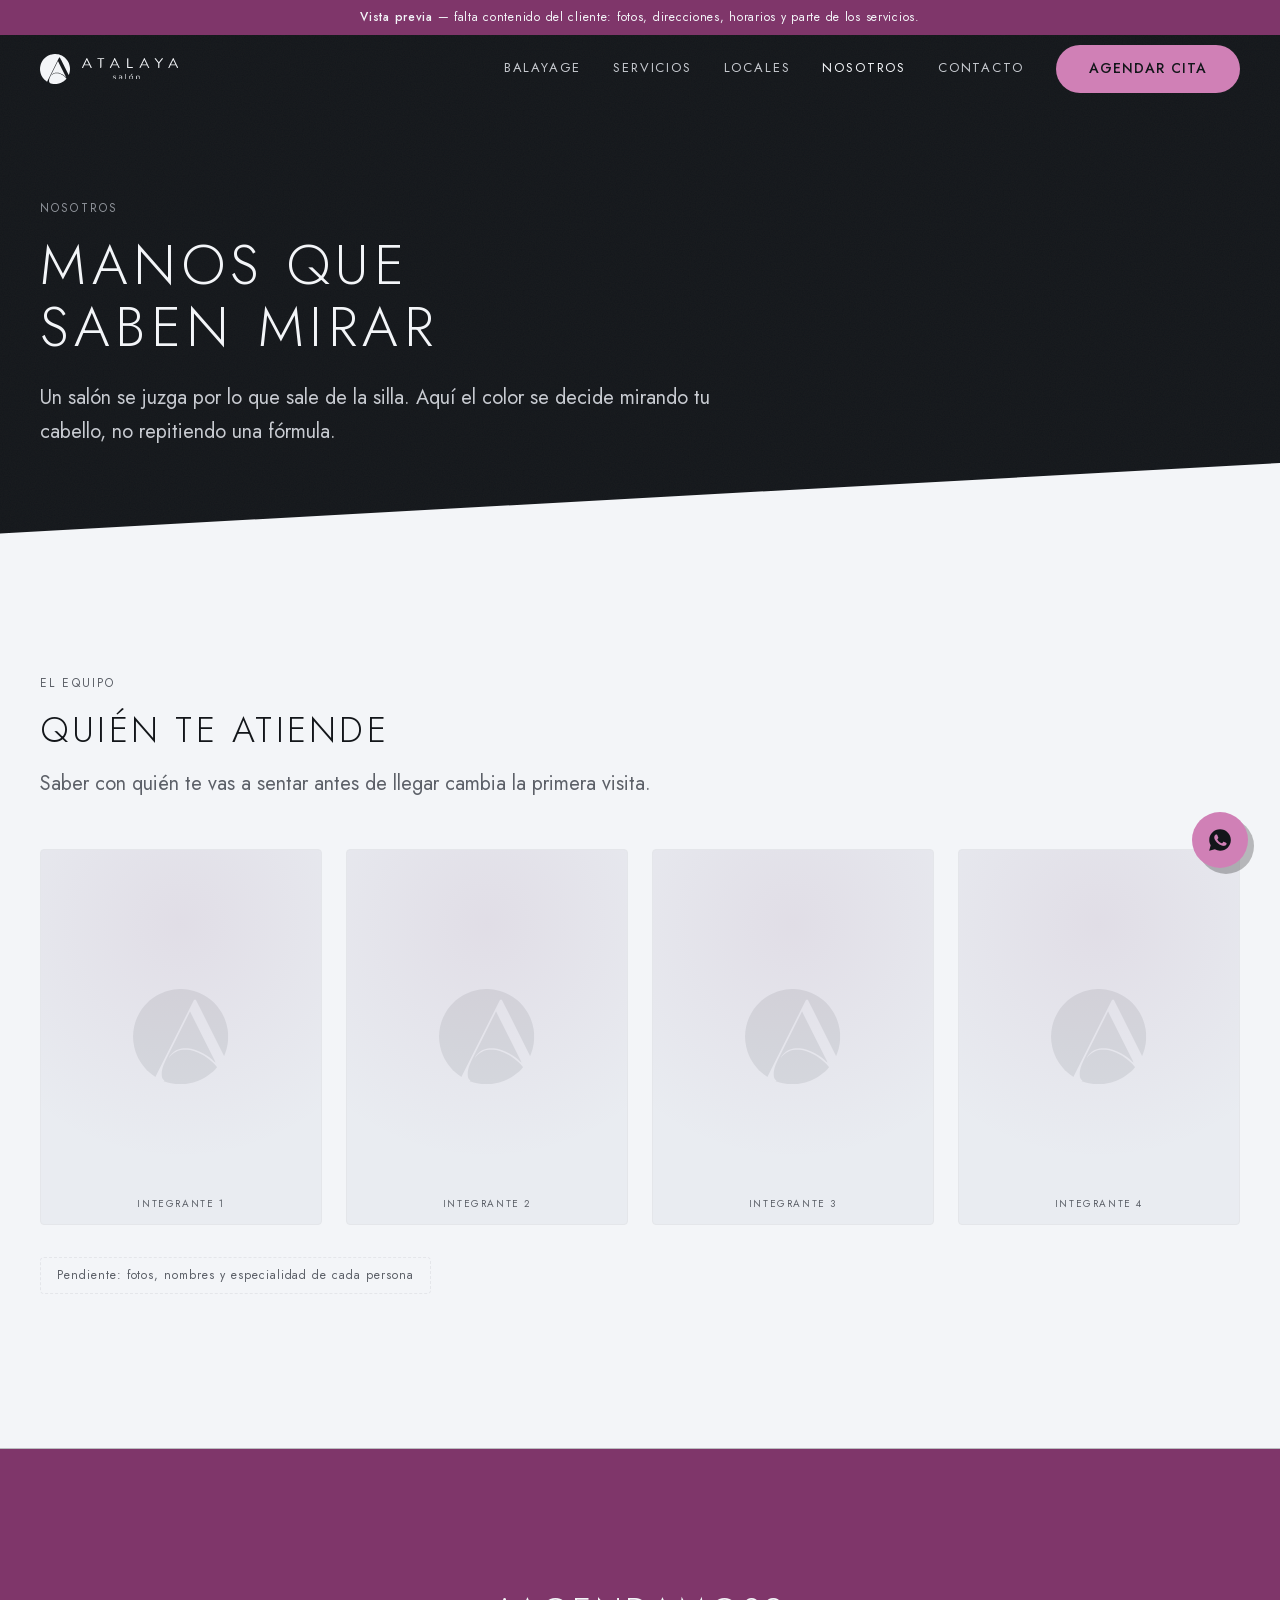
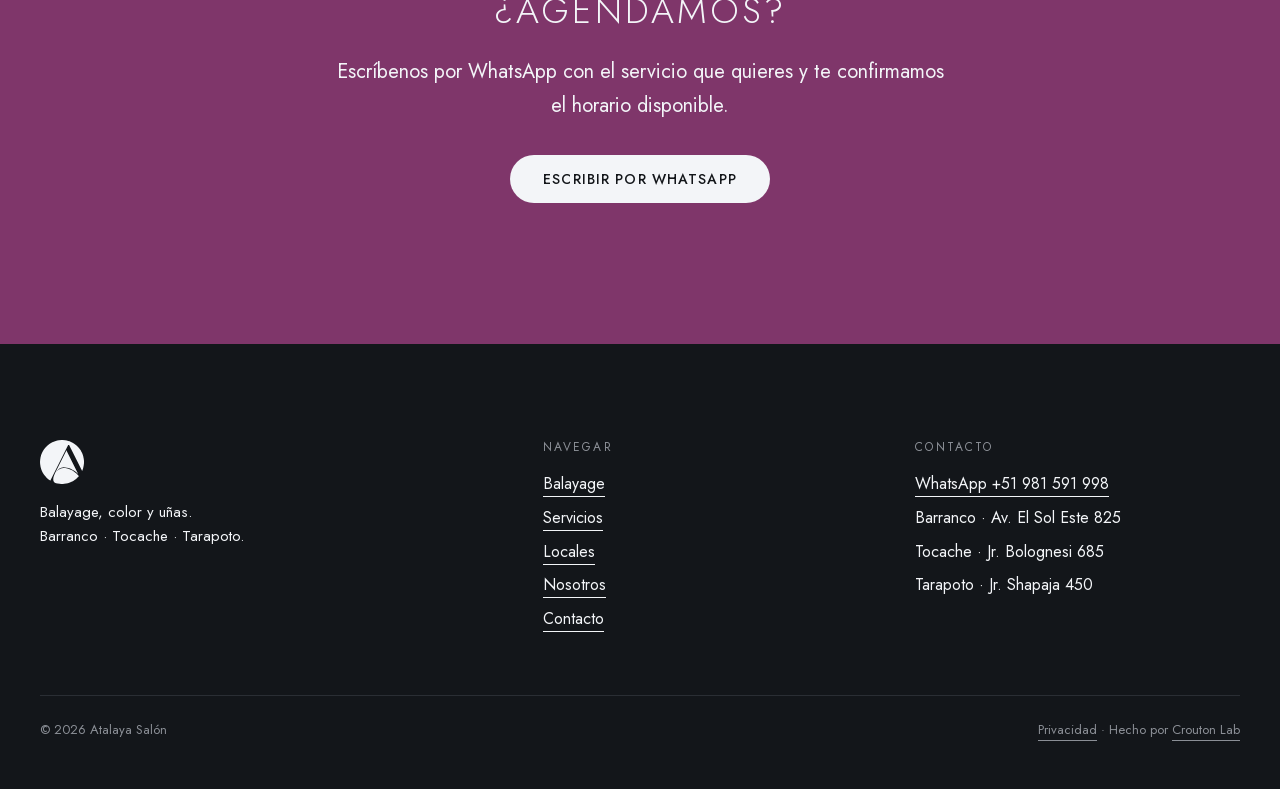
<file: nosotros.html>
<!doctype html>
<html lang="es-PE">
<head>
<meta charset="utf-8">
<!-- PREVIEW: quitar esta línea al publicar en el dominio definitivo -->
<meta name="robots" content="noindex, nofollow">
<meta name="viewport" content="width=device-width, initial-scale=1">
<title>Nosotros — Atalaya Salón</title>
<meta name="description" content="Quiénes somos en Atalaya Salón: el equipo detrás del balayage, el color y las uñas en nuestros tres locales.">
<meta property="og:type" content="website">
<meta property="og:title" content="Nosotros — Atalaya Salón">
<meta property="og:description" content="Quiénes somos en Atalaya Salón: el equipo detrás del balayage, el color y las uñas en nuestros tres locales.">
<meta property="og:locale" content="es_PE">
<link rel="icon" href="assets/marca/favicon.svg" type="image/svg+xml">
<script>document.documentElement.className+=' js';</script>
<link rel="preload" href="assets/fuentes/jost-latin.woff2" as="font" type="font/woff2" crossorigin>
<link rel="stylesheet" href="atalaya-system.css">
<link rel="stylesheet" href="atalaya-pagina.css">

</head>
<body>
<svg class="sprite" aria-hidden="true" style="position:absolute;width:0;height:0;overflow:hidden"><symbol fill="currentColor" id="a-simbolo" viewBox="0 0 512.0 512.0" fill-rule="evenodd"><path d="M511.89,270.00 508.94,295.27 503.94,319.83 499.07,336.46 490.50,360.15 489.15,360.15 489.15,358.80 361.94,104.37 355.66,93.18 338.65,59.13 338.65,57.78 327.90,57.78 327.90,59.13 307.29,98.99 120.94,471.69 120.94,473.03 119.60,473.03 119.60,471.69 104.04,461.71 89.10,449.78 80.22,441.19 75.25,438.09 72.76,433.86 62.22,422.90 47.60,403.92 39.54,391.83 29.15,374.00 21.11,356.50 13.29,336.11 6.45,310.69 1.56,280.65 0.04,252.68 1.24,243.13 1.56,231.35 5.95,203.49 13.29,175.89 21.53,154.57 34.52,128.59 47.60,108.08 64.20,87.05 87.69,63.50 108.86,47.04 127.73,35.00 143.44,26.52 174.90,13.64 201.31,6.45 219.42,3.06 251.40,0.11 263.35,0.04 292.74,2.90 310.95,6.19 328.06,10.59 344.18,15.96 360.53,22.46 379.38,31.83 397.76,43.01 421.55,60.88 433.71,71.57 442.42,80.33 453.06,92.53 473.29,120.69 480.17,132.62 489.61,151.40 494.69,163.79 502.31,187.07 508.94,216.73 511.89,242.00Z M331.03,168.87 441.23,389.26 443.46,395.09 444.81,395.09 444.81,396.43 443.46,396.43 443.46,395.09 434.47,387.96 425.59,379.37 410.64,367.44 394.00,355.86 376.27,345.36 356.50,335.57 332.10,326.38 312.78,321.51 295.43,318.70 272.84,318.53 261.07,320.20 247.09,323.69 231.83,329.93 220.21,337.12 209.30,346.38 199.46,358.03 194.88,365.54 194.86,366.87 193.51,366.87 193.51,368.21 194.86,368.21 196.20,366.87 199.30,361.90 207.99,353.13 220.19,343.83 232.13,336.95 242.52,332.56 256.15,328.71 268.87,326.66 292.91,326.59 307.16,328.48 330.74,334.45 351.13,342.29 372.66,353.01 382.72,359.07 408.72,377.42 427.64,393.44 437.75,403.49 451.53,419.28 451.53,421.96 449.19,423.66 443.12,431.03 431.03,443.12 420.21,452.46 406.61,463.05 391.31,473.29 382.07,478.82 360.53,489.54 348.21,494.69 323.86,502.59 304.27,507.18 283.33,510.44 266.04,511.96 245.96,511.96 228.67,510.44 204.37,506.52 187.07,502.31 165.29,495.87 165.29,494.53 167.98,494.53 167.98,490.50 162.33,486.74 158.12,480.20 156.00,474.25 154.55,463.61 154.65,447.60 156.25,437.11 159.44,424.18 164.52,409.09 175.59,383.88 302.81,129.46 305.05,123.63 306.39,122.29 307.74,122.29 309.08,123.63 310.88,128.56Z"/></symbol><symbol fill="currentColor" id="a-wordmark" viewBox="0 0 1000.0 224.7" fill-rule="evenodd"><path d="M933.72,53.31 930.52,60.42 927.84,63.92 927.84,68.04 973.20,68.04 973.20,63.92 968.38,56.36 952.61,24.71 952.58,22.68 950.52,22.68 950.52,20.62 948.45,20.62 948.45,22.68Z M982.81,87.29 979.38,78.35 977.75,77.92 977.32,76.29 921.65,76.29 921.65,78.35 912.76,96.26 911.34,101.03 909.81,101.56 909.28,103.09 901.03,103.09 901.03,101.03 898.97,101.03 898.97,98.97 905.85,87.29 912.71,71.47 944.97,6.83 946.39,2.06 947.93,1.53 948.45,0.00 952.58,0.00 953.11,1.53 954.64,2.06 956.06,6.83 972.50,41.93 995.88,88.66 1000.00,94.85 1000.00,101.03 997.94,101.03 997.94,103.09 991.75,103.09 989.69,101.03Z M562.89,222.68 562.95,198.00 564.95,187.63 572.19,184.56 577.48,183.67 587.28,183.85 595.88,185.57 596.42,187.08 597.94,187.63 599.65,196.22 600.00,222.68 593.81,222.68 593.47,200.35 589.69,189.69 581.43,187.98 571.13,189.69 571.13,222.68Z M334.02,76.29 313.40,76.29 312.97,77.92 311.34,78.35 307.91,87.29 301.03,101.03 298.97,103.09 292.78,103.09 292.78,101.03 290.72,101.03 290.72,94.85 294.85,88.66 328.53,21.31 336.08,2.06 337.62,1.53 338.14,0.00 342.27,0.00 344.33,2.06 386.94,91.41 391.75,98.97 391.75,101.03 389.69,101.03 389.69,103.09 381.44,103.09 380.92,101.56 379.38,101.03 377.96,96.26 369.07,78.35 369.07,76.29Z M665.29,52.24 651.55,22.68 651.55,20.62 649.48,20.62 649.48,22.68 647.42,22.68 647.39,24.71 643.99,31.62 630.93,57.73 626.80,63.92 626.80,68.04 672.16,68.04 672.16,63.92Z M327.84,68.04 362.89,68.04 362.89,63.92 358.07,56.36 342.27,22.68 342.27,20.62 340.21,20.62 340.21,22.68 338.14,22.68 338.11,24.71 334.71,31.62 321.65,57.73 317.53,63.92 317.53,68.04Z M97.63,92.06 101.03,96.91 101.03,101.03 98.97,101.03 98.97,103.09 90.72,103.09 90.19,101.56 88.66,101.03 87.24,96.26 78.35,78.35 78.35,76.29 22.68,76.29 22.25,77.92 20.62,78.35 12.37,101.03 10.84,101.56 10.31,103.09 2.06,103.09 2.06,101.03 0.00,101.03 0.00,96.91 2.69,93.41 15.13,68.73 21.99,52.92 47.42,2.06 47.42,0.00 53.61,0.00 53.61,2.06Z M396.45,188.24 387.63,189.69 387.63,191.75 385.57,191.75 385.57,185.57 398.00,183.57 405.84,183.85 414.43,185.57 414.98,187.08 416.49,187.63 418.21,196.22 418.56,204.12 418.18,214.05 416.49,220.62 408.94,223.37 401.96,224.51 394.75,223.80 385.57,220.62 383.87,212.37 385.57,204.12 396.47,200.59 410.31,200.00 410.31,193.81 408.25,189.69 401.75,188.07Z M394.36,218.01 410.31,218.56 410.31,204.12 394.19,206.56 391.75,206.19 391.75,208.25 389.69,208.25 389.69,216.49 391.75,216.49 391.75,218.56Z M655.67,76.29 622.68,76.29 622.25,77.92 620.62,78.35 619.20,83.12 610.31,101.03 606.19,103.09 600.00,103.09 600.00,98.97 602.77,91.43 627.50,41.93 643.94,6.83 645.36,2.06 646.89,1.53 647.42,0.00 651.55,0.00 652.07,1.53 653.61,2.06 655.03,6.83 681.11,59.10 687.97,74.92 698.34,95.47 701.03,98.97 701.03,101.03 698.97,101.03 698.97,103.09 692.78,103.09 688.66,101.03 678.35,78.35 669.92,76.47Z M43.30,68.04 74.23,68.04 74.23,65.98 72.16,65.98 72.13,63.95 51.55,22.68 51.55,20.62 49.48,20.62 49.48,22.68 47.42,22.68 47.39,24.71 28.90,63.95 28.87,65.98 26.80,65.98 26.80,68.04Z M189.69,55.67 189.69,10.31 160.82,10.31 160.82,8.25 158.76,8.25 158.76,4.12 160.82,4.12 160.82,2.06 230.93,2.06 230.93,10.31 202.06,10.31 202.05,88.64 200.00,101.03 197.94,103.09 191.75,103.09 191.75,101.03 189.69,101.03Z M492.96,214.25 491.36,209.67 490.90,202.21 494.85,187.63 503.84,184.25 511.34,183.54 518.85,184.25 527.84,187.63 531.32,198.58 531.78,206.04 529.72,214.25 525.08,219.93 516.59,223.80 507.79,224.13 498.79,220.80Z M344.33,218.56 344.33,216.49 346.39,216.49 346.39,210.31 344.33,208.25 327.70,202.19 321.65,195.88 321.65,191.75 325.38,187.23 329.11,184.78 334.20,183.69 343.95,183.88 350.52,185.57 352.58,187.63 352.58,189.69 350.52,189.69 350.52,191.75 348.45,191.75 344.79,189.23 340.02,188.14 329.90,189.69 329.37,191.22 327.84,191.75 327.84,195.88 329.37,196.40 329.90,197.94 350.52,204.12 350.99,205.71 352.58,206.19 353.52,212.77 354.64,214.43 353.17,215.39 350.52,220.62 341.62,224.10 334.33,224.40 323.71,222.68 323.71,220.62 321.65,220.62 321.65,214.43 323.71,214.43 323.71,216.49 330.51,217.95Z M482.47,59.79 482.47,92.78 527.84,92.78 527.84,94.85 529.90,94.85 529.90,101.03 527.84,101.03 527.84,103.09 472.16,103.09 472.16,101.03 470.10,101.03 470.10,4.12 472.16,4.12 472.16,2.06 480.41,2.06 480.41,4.12 482.47,4.12Z M761.40,11.79 756.70,6.19 756.70,2.06 769.07,2.06 769.52,3.68 771.13,4.12 773.81,9.70 793.52,35.35 798.47,40.71 800.00,41.24 800.00,43.30 802.06,43.30 803.86,38.91 830.89,4.09 830.93,2.06 843.30,2.06 843.30,8.25 838.89,12.09 814.14,43.00 807.46,52.82 806.25,59.86 806.19,101.03 804.12,101.03 804.12,103.09 795.88,103.09 795.88,101.03 793.81,101.03 793.75,59.86 792.54,52.82Z M457.73,171.13 457.73,222.68 451.55,222.68 451.55,167.01 457.73,167.01Z M519.59,164.95 523.71,164.95 523.71,171.13 515.46,177.32 509.28,177.32 509.28,175.26 511.34,175.26Z M502.68,191.34 501.03,191.75 497.62,200.58 498.97,214.43 500.55,214.91 501.03,216.49 509.56,218.14 521.65,216.49 522.13,214.91 523.71,214.43 525.28,203.96 524.70,198.98 521.65,191.75 511.34,188.32 506.71,189.21Z"/></symbol></svg>

<a class="saltar" href="#principal">Saltar al contenido</a>

<div class="tope">
<div class="aviso">
  <strong>Vista previa</strong> — falta contenido del cliente: fotos, direcciones, horarios y parte de los servicios.
</div>

<header class="nav solido">
  <div class="env">
    <a class="nav-marca" href="index.html" aria-label="Atalaya, inicio">
      <svg viewBox="0 0 512 512" aria-hidden="true"><use href="#a-simbolo"/></svg>
      <svg class="wm" viewBox="0 0 1000 224.7" aria-hidden="true"><use href="#a-wordmark"/></svg>
    </a>
    <nav class="nav-enlaces" aria-label="Principal">
      <a href="balayage.html">Balayage</a>
      <a href="servicios.html">Servicios</a>
      <a href="locales.html">Locales</a>
      <a href="nosotros.html" aria-current="page">Nosotros</a>
      <a href="contacto.html">Contacto</a>
    </nav>
    <div class="nav-cta">
      <a class="btn btn-accion" data-wa href="https://wa.me/51981591998?text=Hola%2C%20quiero%20agendar%20una%20cita%20en%20Atalaya.%20%C2%BFQu%C3%A9%20horarios%20tienen%20disponibles%3F" target="_blank" rel="noopener">Agendar cita</a>
      <button class="menu-btn" aria-expanded="false" aria-controls="menu" aria-label="Abrir menú"><span></span></button>
    </div>
  </div>
</header>
</div>

<nav class="menu" id="menu" aria-label="Menú móvil">
  <a href="balayage.html">Balayage</a>
  <a href="servicios.html">Servicios</a>
  <a href="locales.html">Locales</a>
  <a href="nosotros.html" aria-current="page">Nosotros</a>
  <a href="contacto.html">Contacto</a>
</nav>

<ul class="indice" aria-label="Índice de secciones"></ul>

<main id="principal">
  <section class="cab s-tinta grano halo" data-seccion="Nosotros">
    <div class="env">
      <p class="etiqueta sec">Nosotros</p>
      <h1>Manos que<br>saben mirar</h1>
      <p class="lead ter">
        Un salón se juzga por lo que sale de la silla. Aquí el color se decide
        mirando tu cabello, no repitiendo una fórmula.
      </p>
    </div>
  </section>

  <section class="seccion s-hueso corte-sup" data-seccion="Equipo">
    <div class="env">
      <header class="rev" style="margin-bottom:var(--e7)">
        <p class="etiqueta sec">El equipo</p>
        <h2>Quién te atiende</h2>
        <p class="lead sec" style="margin-top:var(--e4)">
          Saber con quién te vas a sentar antes de llegar cambia la primera visita.
        </p>
      </header>
      <div class="galeria">
        <div class="rev"><div class="cont ph" data-ph="Integrante 1" style="aspect-ratio:3/4"><svg viewBox="0 0 512 512" aria-hidden="true"><use href="#a-simbolo"/></svg></div></div>
        <div class="rev rev-d1"><div class="cont ph" data-ph="Integrante 2" style="aspect-ratio:3/4"><svg viewBox="0 0 512 512" aria-hidden="true"><use href="#a-simbolo"/></svg></div></div>
        <div class="rev rev-d2"><div class="cont ph" data-ph="Integrante 3" style="aspect-ratio:3/4"><svg viewBox="0 0 512 512" aria-hidden="true"><use href="#a-simbolo"/></svg></div></div>
        <div class="rev rev-d3"><div class="cont ph" data-ph="Integrante 4" style="aspect-ratio:3/4"><svg viewBox="0 0 512 512" aria-hidden="true"><use href="#a-simbolo"/></svg></div></div>
      </div>
      <p class="sec" style="margin-top:var(--e6);font-size:0.875rem">
        <span class="pendiente">Pendiente: fotos, nombres y especialidad de cada persona</span>
      </p>
    </div>
  </section>

  <section class="seccion s-rosaosc cierre" id="cita" data-seccion="Cita">
    <div class="env">
      <h2 class="rev">¿Agendamos?</h2>
      <p class="lead rev rev-d1" style="max-width:52ch">
        Escríbenos por WhatsApp con el servicio que quieres y te confirmamos el
        horario disponible.
      </p>
      <div class="btn-grupo rev rev-d2">
        <a class="btn btn-accion" data-wa href="https://wa.me/51981591998?text=Hola%2C%20quiero%20agendar%20una%20cita%20en%20Atalaya.%20%C2%BFQu%C3%A9%20horarios%20tienen%20disponibles%3F" target="_blank" rel="noopener">Escribir por WhatsApp</a>
      </div>
    </div>
  </section>
</main>
<footer class="pie">
  <div class="env">
    <div class="pie-rejilla">
      <div>
        <svg style="width:44px;margin-bottom:var(--e4)" viewBox="0 0 512 512" aria-hidden="true"><use href="#a-simbolo"/></svg>
        <p class="sec" style="font-size:0.9375rem;max-width:34ch">
          Balayage, color y uñas.<br>Barranco · Tocache · Tarapoto.
        </p>
      </div>
      <div>
        <h3>Navegar</h3>
        <ul>
          <li><a class="enlace" href="balayage.html">Balayage</a></li>
          <li><a class="enlace" href="servicios.html">Servicios</a></li>
          <li><a class="enlace" href="locales.html">Locales</a></li>
          <li><a class="enlace" href="nosotros.html">Nosotros</a></li>
          <li><a class="enlace" href="contacto.html">Contacto</a></li>
        </ul>
      </div>
      <div>
        <h3>Contacto</h3>
        <ul>
          <li><a class="enlace" data-wa href="https://wa.me/51981591998?text=Hola%2C%20quiero%20agendar%20una%20cita%20en%20Atalaya.%20%C2%BFQu%C3%A9%20horarios%20tienen%20disponibles%3F" target="_blank" rel="noopener">WhatsApp +51 981 591 998</a></li>
          <li class="sec">Barranco · Av. El Sol Este 825</li>
          <li class="sec">Tocache · Jr. Bolognesi 685</li>
          <li class="sec">Tarapoto · Jr. Shapaja 450</li>
        </ul>
      </div>
    </div>
    <div class="pie-legal">
      <span>© 2026 Atalaya Salón</span>
      <span><a class="enlace" href="privacidad.html">Privacidad</a> · Hecho por <a class="enlace" href="https://croutonlab.com" target="_blank" rel="noopener">Crouton Lab</a></span>
    </div>
  </div>
</footer>

<div class="barra">
  <a class="btn btn-accion" data-cta-contextual data-wa href="https://wa.me/51981591998?text=Hola%2C%20quiero%20agendar%20una%20cita%20en%20Atalaya.%20%C2%BFQu%C3%A9%20horarios%20tienen%20disponibles%3F" target="_blank" rel="noopener">Agendar cita</a>
</div>

<a class="disco-wa" data-wa href="https://wa.me/51981591998?text=Hola%2C%20quiero%20agendar%20una%20cita%20en%20Atalaya.%20%C2%BFQu%C3%A9%20horarios%20tienen%20disponibles%3F" target="_blank" rel="noopener" aria-label="Agendar por WhatsApp">
  <svg width="26" height="26" viewBox="0 0 24 24" fill="currentColor" aria-hidden="true">
    <path d="M12.04 2c-5.5 0-9.96 4.46-9.96 9.96 0 1.76.46 3.45 1.34 4.95L2 22l5.23-1.37a9.9 9.9 0 0 0 4.81 1.23h.01c5.5 0 9.96-4.46 9.96-9.96S17.54 2 12.04 2zm5.83 14.06c-.24.68-1.42 1.31-1.96 1.36-.5.05-.99.24-3.35-.7-2.82-1.11-4.6-3.99-4.74-4.18-.14-.19-1.13-1.5-1.13-2.86s.71-2.03.97-2.31c.25-.28.55-.35.73-.35.18 0 .37 0 .53.01.17.01.4-.06.63.48.24.57.8 1.97.87 2.11.07.14.12.31.02.5-.09.19-.14.31-.28.47-.14.17-.3.37-.42.5-.14.14-.29.29-.12.57.16.28.73 1.2 1.56 1.95 1.07.95 1.98 1.25 2.26 1.39.28.14.44.12.6-.07.17-.19.7-.81.88-1.09.19-.28.37-.23.63-.14.25.09 1.65.78 1.93.92.28.14.47.21.54.33.07.11.07.65-.17 1.33z"/>
  </svg>
</a>

<script type="module" src="js/app.js"></script>
</body>
</html>
</file>
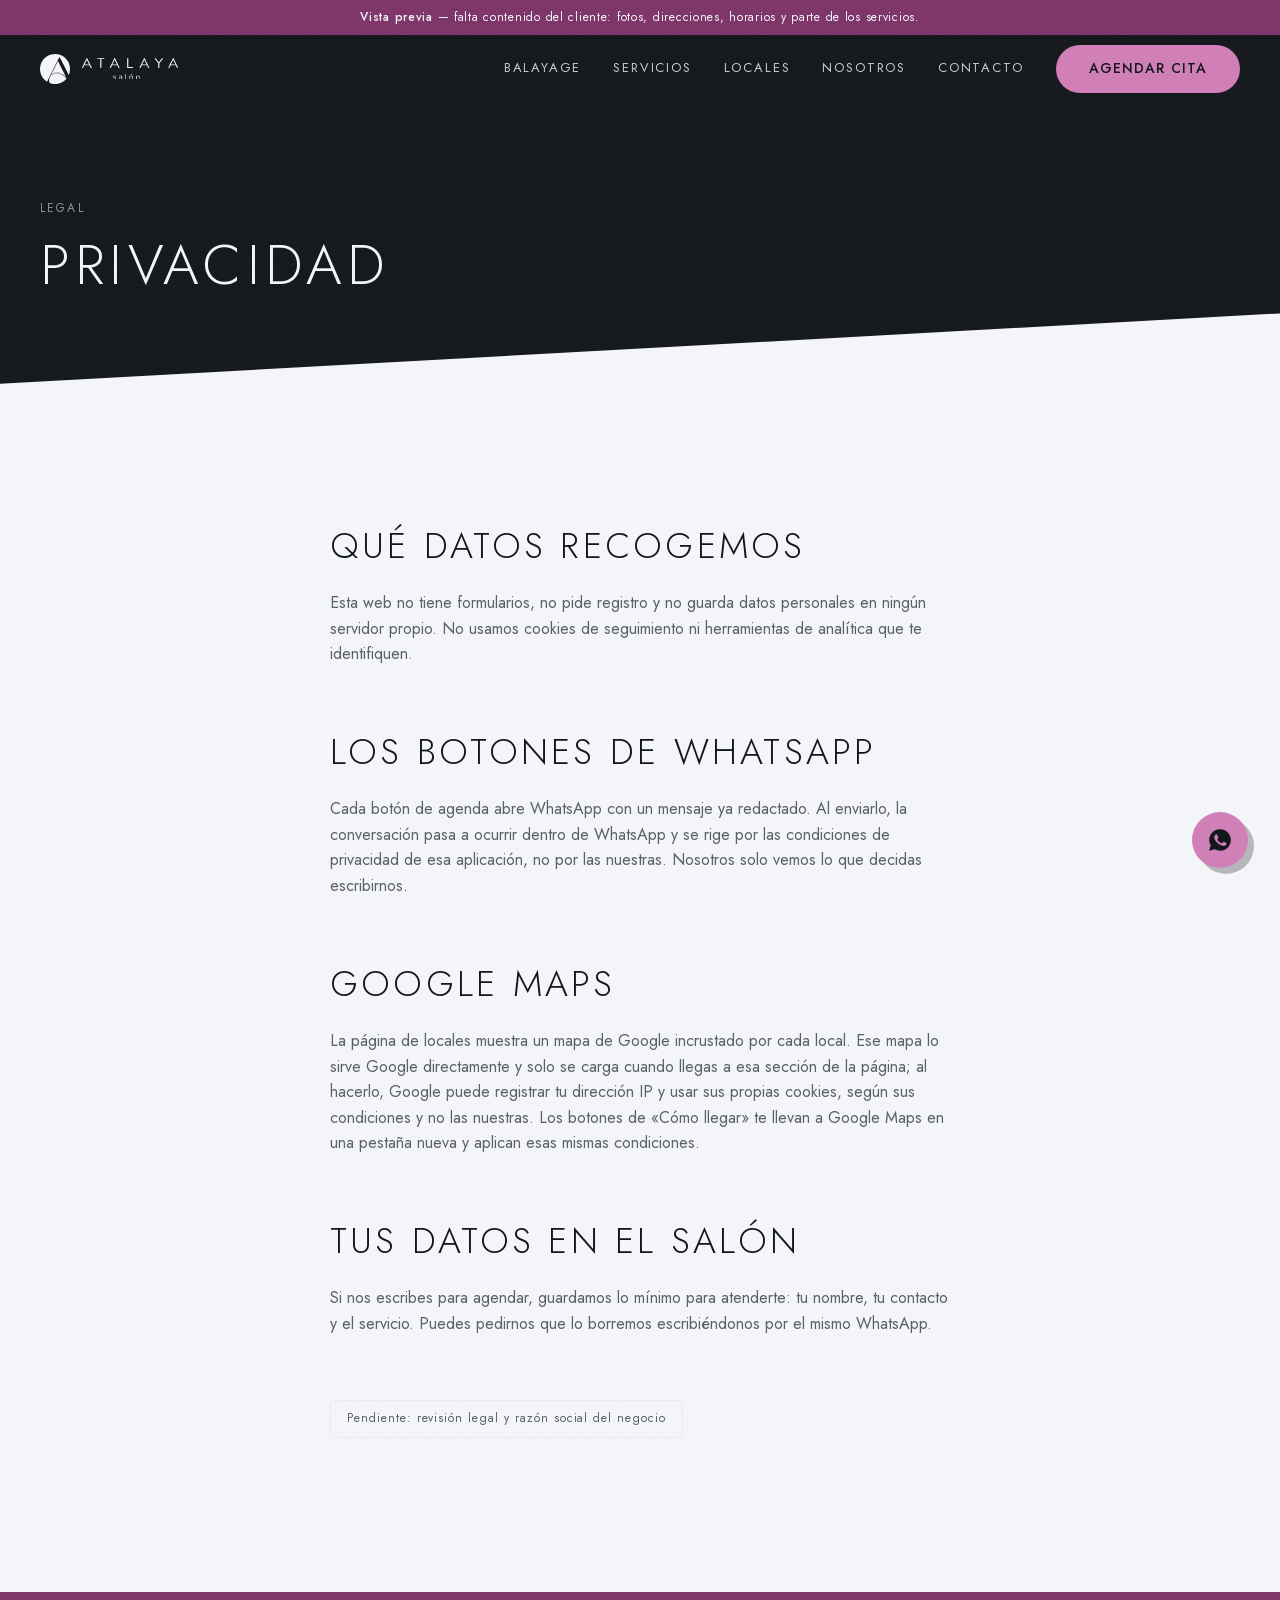
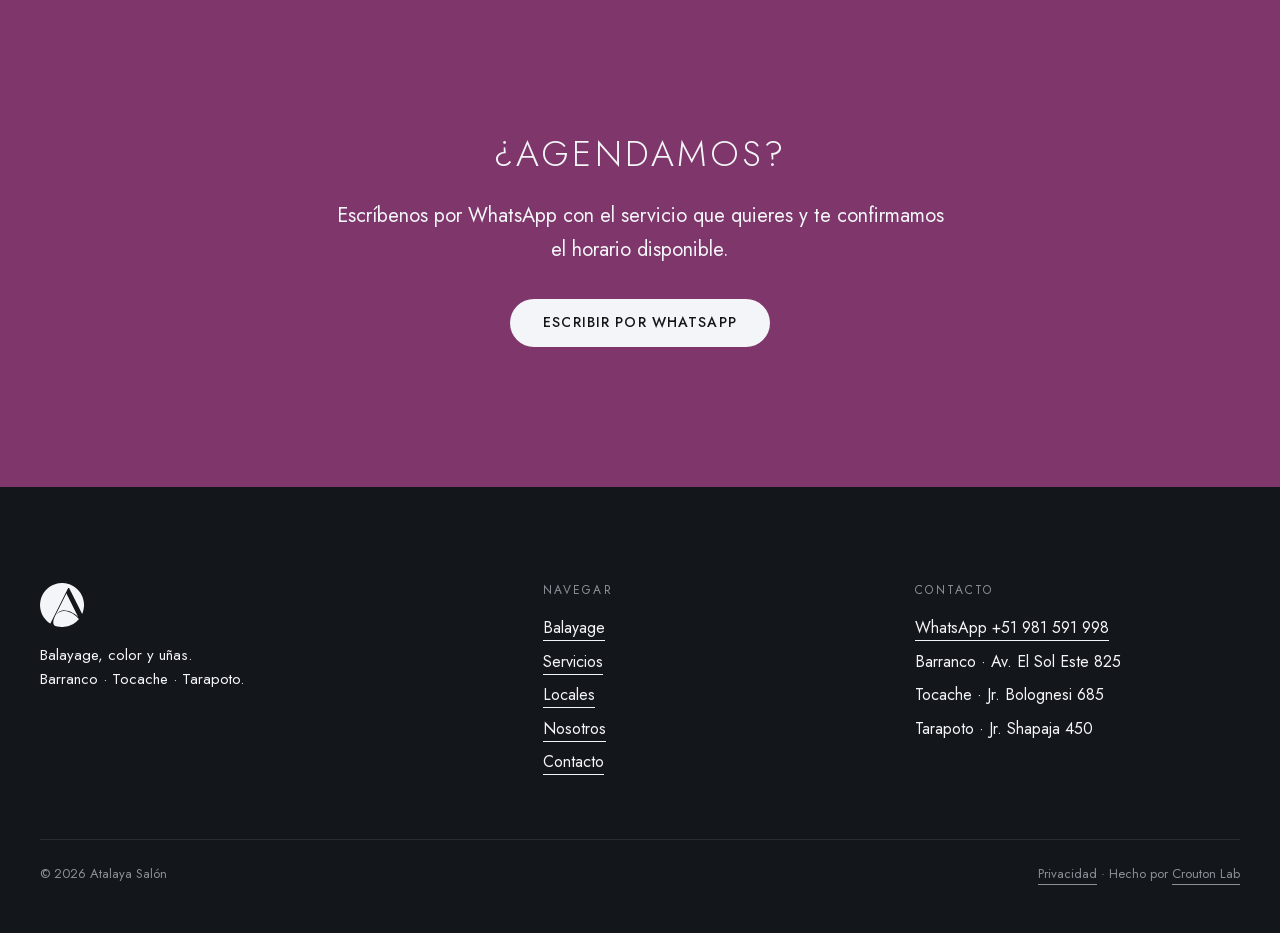
<file: privacidad.html>
<!doctype html>
<html lang="es-PE">
<head>
<meta charset="utf-8">
<!-- PREVIEW: quitar esta línea al publicar en el dominio definitivo -->
<meta name="robots" content="noindex, nofollow">
<meta name="viewport" content="width=device-width, initial-scale=1">
<title>Política de privacidad — Atalaya Salón</title>
<meta name="description" content="Qué datos recoge la web de Atalaya Salón y qué pasa cuando escribes por WhatsApp.">
<meta property="og:type" content="website">
<meta property="og:title" content="Política de privacidad — Atalaya Salón">
<meta property="og:description" content="Qué datos recoge la web de Atalaya Salón y qué pasa cuando escribes por WhatsApp.">
<meta property="og:locale" content="es_PE">
<link rel="icon" href="assets/marca/favicon.svg" type="image/svg+xml">
<script>document.documentElement.className+=' js';</script>
<link rel="preload" href="assets/fuentes/jost-latin.woff2" as="font" type="font/woff2" crossorigin>
<link rel="stylesheet" href="atalaya-system.css">
<link rel="stylesheet" href="atalaya-pagina.css">

</head>
<body>
<svg class="sprite" aria-hidden="true" style="position:absolute;width:0;height:0;overflow:hidden"><symbol fill="currentColor" id="a-simbolo" viewBox="0 0 512.0 512.0" fill-rule="evenodd"><path d="M511.89,270.00 508.94,295.27 503.94,319.83 499.07,336.46 490.50,360.15 489.15,360.15 489.15,358.80 361.94,104.37 355.66,93.18 338.65,59.13 338.65,57.78 327.90,57.78 327.90,59.13 307.29,98.99 120.94,471.69 120.94,473.03 119.60,473.03 119.60,471.69 104.04,461.71 89.10,449.78 80.22,441.19 75.25,438.09 72.76,433.86 62.22,422.90 47.60,403.92 39.54,391.83 29.15,374.00 21.11,356.50 13.29,336.11 6.45,310.69 1.56,280.65 0.04,252.68 1.24,243.13 1.56,231.35 5.95,203.49 13.29,175.89 21.53,154.57 34.52,128.59 47.60,108.08 64.20,87.05 87.69,63.50 108.86,47.04 127.73,35.00 143.44,26.52 174.90,13.64 201.31,6.45 219.42,3.06 251.40,0.11 263.35,0.04 292.74,2.90 310.95,6.19 328.06,10.59 344.18,15.96 360.53,22.46 379.38,31.83 397.76,43.01 421.55,60.88 433.71,71.57 442.42,80.33 453.06,92.53 473.29,120.69 480.17,132.62 489.61,151.40 494.69,163.79 502.31,187.07 508.94,216.73 511.89,242.00Z M331.03,168.87 441.23,389.26 443.46,395.09 444.81,395.09 444.81,396.43 443.46,396.43 443.46,395.09 434.47,387.96 425.59,379.37 410.64,367.44 394.00,355.86 376.27,345.36 356.50,335.57 332.10,326.38 312.78,321.51 295.43,318.70 272.84,318.53 261.07,320.20 247.09,323.69 231.83,329.93 220.21,337.12 209.30,346.38 199.46,358.03 194.88,365.54 194.86,366.87 193.51,366.87 193.51,368.21 194.86,368.21 196.20,366.87 199.30,361.90 207.99,353.13 220.19,343.83 232.13,336.95 242.52,332.56 256.15,328.71 268.87,326.66 292.91,326.59 307.16,328.48 330.74,334.45 351.13,342.29 372.66,353.01 382.72,359.07 408.72,377.42 427.64,393.44 437.75,403.49 451.53,419.28 451.53,421.96 449.19,423.66 443.12,431.03 431.03,443.12 420.21,452.46 406.61,463.05 391.31,473.29 382.07,478.82 360.53,489.54 348.21,494.69 323.86,502.59 304.27,507.18 283.33,510.44 266.04,511.96 245.96,511.96 228.67,510.44 204.37,506.52 187.07,502.31 165.29,495.87 165.29,494.53 167.98,494.53 167.98,490.50 162.33,486.74 158.12,480.20 156.00,474.25 154.55,463.61 154.65,447.60 156.25,437.11 159.44,424.18 164.52,409.09 175.59,383.88 302.81,129.46 305.05,123.63 306.39,122.29 307.74,122.29 309.08,123.63 310.88,128.56Z"/></symbol><symbol fill="currentColor" id="a-wordmark" viewBox="0 0 1000.0 224.7" fill-rule="evenodd"><path d="M933.72,53.31 930.52,60.42 927.84,63.92 927.84,68.04 973.20,68.04 973.20,63.92 968.38,56.36 952.61,24.71 952.58,22.68 950.52,22.68 950.52,20.62 948.45,20.62 948.45,22.68Z M982.81,87.29 979.38,78.35 977.75,77.92 977.32,76.29 921.65,76.29 921.65,78.35 912.76,96.26 911.34,101.03 909.81,101.56 909.28,103.09 901.03,103.09 901.03,101.03 898.97,101.03 898.97,98.97 905.85,87.29 912.71,71.47 944.97,6.83 946.39,2.06 947.93,1.53 948.45,0.00 952.58,0.00 953.11,1.53 954.64,2.06 956.06,6.83 972.50,41.93 995.88,88.66 1000.00,94.85 1000.00,101.03 997.94,101.03 997.94,103.09 991.75,103.09 989.69,101.03Z M562.89,222.68 562.95,198.00 564.95,187.63 572.19,184.56 577.48,183.67 587.28,183.85 595.88,185.57 596.42,187.08 597.94,187.63 599.65,196.22 600.00,222.68 593.81,222.68 593.47,200.35 589.69,189.69 581.43,187.98 571.13,189.69 571.13,222.68Z M334.02,76.29 313.40,76.29 312.97,77.92 311.34,78.35 307.91,87.29 301.03,101.03 298.97,103.09 292.78,103.09 292.78,101.03 290.72,101.03 290.72,94.85 294.85,88.66 328.53,21.31 336.08,2.06 337.62,1.53 338.14,0.00 342.27,0.00 344.33,2.06 386.94,91.41 391.75,98.97 391.75,101.03 389.69,101.03 389.69,103.09 381.44,103.09 380.92,101.56 379.38,101.03 377.96,96.26 369.07,78.35 369.07,76.29Z M665.29,52.24 651.55,22.68 651.55,20.62 649.48,20.62 649.48,22.68 647.42,22.68 647.39,24.71 643.99,31.62 630.93,57.73 626.80,63.92 626.80,68.04 672.16,68.04 672.16,63.92Z M327.84,68.04 362.89,68.04 362.89,63.92 358.07,56.36 342.27,22.68 342.27,20.62 340.21,20.62 340.21,22.68 338.14,22.68 338.11,24.71 334.71,31.62 321.65,57.73 317.53,63.92 317.53,68.04Z M97.63,92.06 101.03,96.91 101.03,101.03 98.97,101.03 98.97,103.09 90.72,103.09 90.19,101.56 88.66,101.03 87.24,96.26 78.35,78.35 78.35,76.29 22.68,76.29 22.25,77.92 20.62,78.35 12.37,101.03 10.84,101.56 10.31,103.09 2.06,103.09 2.06,101.03 0.00,101.03 0.00,96.91 2.69,93.41 15.13,68.73 21.99,52.92 47.42,2.06 47.42,0.00 53.61,0.00 53.61,2.06Z M396.45,188.24 387.63,189.69 387.63,191.75 385.57,191.75 385.57,185.57 398.00,183.57 405.84,183.85 414.43,185.57 414.98,187.08 416.49,187.63 418.21,196.22 418.56,204.12 418.18,214.05 416.49,220.62 408.94,223.37 401.96,224.51 394.75,223.80 385.57,220.62 383.87,212.37 385.57,204.12 396.47,200.59 410.31,200.00 410.31,193.81 408.25,189.69 401.75,188.07Z M394.36,218.01 410.31,218.56 410.31,204.12 394.19,206.56 391.75,206.19 391.75,208.25 389.69,208.25 389.69,216.49 391.75,216.49 391.75,218.56Z M655.67,76.29 622.68,76.29 622.25,77.92 620.62,78.35 619.20,83.12 610.31,101.03 606.19,103.09 600.00,103.09 600.00,98.97 602.77,91.43 627.50,41.93 643.94,6.83 645.36,2.06 646.89,1.53 647.42,0.00 651.55,0.00 652.07,1.53 653.61,2.06 655.03,6.83 681.11,59.10 687.97,74.92 698.34,95.47 701.03,98.97 701.03,101.03 698.97,101.03 698.97,103.09 692.78,103.09 688.66,101.03 678.35,78.35 669.92,76.47Z M43.30,68.04 74.23,68.04 74.23,65.98 72.16,65.98 72.13,63.95 51.55,22.68 51.55,20.62 49.48,20.62 49.48,22.68 47.42,22.68 47.39,24.71 28.90,63.95 28.87,65.98 26.80,65.98 26.80,68.04Z M189.69,55.67 189.69,10.31 160.82,10.31 160.82,8.25 158.76,8.25 158.76,4.12 160.82,4.12 160.82,2.06 230.93,2.06 230.93,10.31 202.06,10.31 202.05,88.64 200.00,101.03 197.94,103.09 191.75,103.09 191.75,101.03 189.69,101.03Z M492.96,214.25 491.36,209.67 490.90,202.21 494.85,187.63 503.84,184.25 511.34,183.54 518.85,184.25 527.84,187.63 531.32,198.58 531.78,206.04 529.72,214.25 525.08,219.93 516.59,223.80 507.79,224.13 498.79,220.80Z M344.33,218.56 344.33,216.49 346.39,216.49 346.39,210.31 344.33,208.25 327.70,202.19 321.65,195.88 321.65,191.75 325.38,187.23 329.11,184.78 334.20,183.69 343.95,183.88 350.52,185.57 352.58,187.63 352.58,189.69 350.52,189.69 350.52,191.75 348.45,191.75 344.79,189.23 340.02,188.14 329.90,189.69 329.37,191.22 327.84,191.75 327.84,195.88 329.37,196.40 329.90,197.94 350.52,204.12 350.99,205.71 352.58,206.19 353.52,212.77 354.64,214.43 353.17,215.39 350.52,220.62 341.62,224.10 334.33,224.40 323.71,222.68 323.71,220.62 321.65,220.62 321.65,214.43 323.71,214.43 323.71,216.49 330.51,217.95Z M482.47,59.79 482.47,92.78 527.84,92.78 527.84,94.85 529.90,94.85 529.90,101.03 527.84,101.03 527.84,103.09 472.16,103.09 472.16,101.03 470.10,101.03 470.10,4.12 472.16,4.12 472.16,2.06 480.41,2.06 480.41,4.12 482.47,4.12Z M761.40,11.79 756.70,6.19 756.70,2.06 769.07,2.06 769.52,3.68 771.13,4.12 773.81,9.70 793.52,35.35 798.47,40.71 800.00,41.24 800.00,43.30 802.06,43.30 803.86,38.91 830.89,4.09 830.93,2.06 843.30,2.06 843.30,8.25 838.89,12.09 814.14,43.00 807.46,52.82 806.25,59.86 806.19,101.03 804.12,101.03 804.12,103.09 795.88,103.09 795.88,101.03 793.81,101.03 793.75,59.86 792.54,52.82Z M457.73,171.13 457.73,222.68 451.55,222.68 451.55,167.01 457.73,167.01Z M519.59,164.95 523.71,164.95 523.71,171.13 515.46,177.32 509.28,177.32 509.28,175.26 511.34,175.26Z M502.68,191.34 501.03,191.75 497.62,200.58 498.97,214.43 500.55,214.91 501.03,216.49 509.56,218.14 521.65,216.49 522.13,214.91 523.71,214.43 525.28,203.96 524.70,198.98 521.65,191.75 511.34,188.32 506.71,189.21Z"/></symbol></svg>

<a class="saltar" href="#principal">Saltar al contenido</a>

<div class="tope">
<div class="aviso">
  <strong>Vista previa</strong> — falta contenido del cliente: fotos, direcciones, horarios y parte de los servicios.
</div>

<header class="nav solido">
  <div class="env">
    <a class="nav-marca" href="index.html" aria-label="Atalaya, inicio">
      <svg viewBox="0 0 512 512" aria-hidden="true"><use href="#a-simbolo"/></svg>
      <svg class="wm" viewBox="0 0 1000 224.7" aria-hidden="true"><use href="#a-wordmark"/></svg>
    </a>
    <nav class="nav-enlaces" aria-label="Principal">
      <a href="balayage.html">Balayage</a>
      <a href="servicios.html">Servicios</a>
      <a href="locales.html">Locales</a>
      <a href="nosotros.html">Nosotros</a>
      <a href="contacto.html">Contacto</a>
    </nav>
    <div class="nav-cta">
      <a class="btn btn-accion" data-wa href="https://wa.me/51981591998?text=Hola%2C%20quiero%20agendar%20una%20cita%20en%20Atalaya.%20%C2%BFQu%C3%A9%20horarios%20tienen%20disponibles%3F" target="_blank" rel="noopener">Agendar cita</a>
      <button class="menu-btn" aria-expanded="false" aria-controls="menu" aria-label="Abrir menú"><span></span></button>
    </div>
  </div>
</header>
</div>

<nav class="menu" id="menu" aria-label="Menú móvil">
  <a href="balayage.html">Balayage</a>
  <a href="servicios.html">Servicios</a>
  <a href="locales.html">Locales</a>
  <a href="nosotros.html">Nosotros</a>
  <a href="contacto.html">Contacto</a>
</nav>

<ul class="indice" aria-label="Índice de secciones"></ul>

<main id="principal">
  <section class="cab s-tinta grano" data-seccion="Privacidad">
    <div class="env">
      <p class="etiqueta sec">Legal</p>
      <h1>Privacidad</h1>
    </div>
  </section>

  <section class="seccion s-hueso corte-sup">
    <div class="env" style="max-width:70ch">
      <h2 style="margin-bottom:var(--e5)">Qué datos recogemos</h2>
      <p class="sec">
        Esta web no tiene formularios, no pide registro y no guarda datos
        personales en ningún servidor propio. No usamos cookies de seguimiento ni
        herramientas de analítica que te identifiquen.
      </p>

      <h2 style="margin:var(--e8) 0 var(--e5)">Los botones de WhatsApp</h2>
      <p class="sec">
        Cada botón de agenda abre WhatsApp con un mensaje ya redactado. Al
        enviarlo, la conversación pasa a ocurrir dentro de WhatsApp y se rige por
        las condiciones de privacidad de esa aplicación, no por las nuestras.
        Nosotros solo vemos lo que decidas escribirnos.
      </p>

      <h2 style="margin:var(--e8) 0 var(--e5)">Google Maps</h2>
      <p class="sec">
        La página de locales muestra un mapa de Google incrustado por cada
        local. Ese mapa lo sirve Google directamente y solo se carga cuando
        llegas a esa sección de la página; al hacerlo, Google puede registrar tu
        dirección IP y usar sus propias cookies, según sus condiciones y no las
        nuestras. Los botones de «Cómo llegar» te llevan a Google Maps en una
        pestaña nueva y aplican esas mismas condiciones.
      </p>

      <h2 style="margin:var(--e8) 0 var(--e5)">Tus datos en el salón</h2>
      <p class="sec">
        Si nos escribes para agendar, guardamos lo mínimo para atenderte: tu
        nombre, tu contacto y el servicio. Puedes pedirnos que lo borremos
        escribiéndonos por el mismo WhatsApp.
      </p>

      <p class="sec" style="margin-top:var(--e8);font-size:0.875rem">
        <span class="pendiente">Pendiente: revisión legal y razón social del negocio</span>
      </p>
    </div>
  </section>

  <section class="seccion s-rosaosc cierre" id="cita" data-seccion="Cita">
    <div class="env">
      <h2 class="rev">¿Agendamos?</h2>
      <p class="lead rev rev-d1" style="max-width:52ch">
        Escríbenos por WhatsApp con el servicio que quieres y te confirmamos el
        horario disponible.
      </p>
      <div class="btn-grupo rev rev-d2">
        <a class="btn btn-accion" data-wa href="https://wa.me/51981591998?text=Hola%2C%20quiero%20agendar%20una%20cita%20en%20Atalaya.%20%C2%BFQu%C3%A9%20horarios%20tienen%20disponibles%3F" target="_blank" rel="noopener">Escribir por WhatsApp</a>
      </div>
    </div>
  </section>
</main>
<footer class="pie">
  <div class="env">
    <div class="pie-rejilla">
      <div>
        <svg style="width:44px;margin-bottom:var(--e4)" viewBox="0 0 512 512" aria-hidden="true"><use href="#a-simbolo"/></svg>
        <p class="sec" style="font-size:0.9375rem;max-width:34ch">
          Balayage, color y uñas.<br>Barranco · Tocache · Tarapoto.
        </p>
      </div>
      <div>
        <h3>Navegar</h3>
        <ul>
          <li><a class="enlace" href="balayage.html">Balayage</a></li>
          <li><a class="enlace" href="servicios.html">Servicios</a></li>
          <li><a class="enlace" href="locales.html">Locales</a></li>
          <li><a class="enlace" href="nosotros.html">Nosotros</a></li>
          <li><a class="enlace" href="contacto.html">Contacto</a></li>
        </ul>
      </div>
      <div>
        <h3>Contacto</h3>
        <ul>
          <li><a class="enlace" data-wa href="https://wa.me/51981591998?text=Hola%2C%20quiero%20agendar%20una%20cita%20en%20Atalaya.%20%C2%BFQu%C3%A9%20horarios%20tienen%20disponibles%3F" target="_blank" rel="noopener">WhatsApp +51 981 591 998</a></li>
          <li class="sec">Barranco · Av. El Sol Este 825</li>
          <li class="sec">Tocache · Jr. Bolognesi 685</li>
          <li class="sec">Tarapoto · Jr. Shapaja 450</li>
        </ul>
      </div>
    </div>
    <div class="pie-legal">
      <span>© 2026 Atalaya Salón</span>
      <span><a class="enlace" href="privacidad.html">Privacidad</a> · Hecho por <a class="enlace" href="https://croutonlab.com" target="_blank" rel="noopener">Crouton Lab</a></span>
    </div>
  </div>
</footer>

<div class="barra">
  <a class="btn btn-accion" data-cta-contextual data-wa href="https://wa.me/51981591998?text=Hola%2C%20quiero%20agendar%20una%20cita%20en%20Atalaya.%20%C2%BFQu%C3%A9%20horarios%20tienen%20disponibles%3F" target="_blank" rel="noopener">Agendar cita</a>
</div>

<a class="disco-wa" data-wa href="https://wa.me/51981591998?text=Hola%2C%20quiero%20agendar%20una%20cita%20en%20Atalaya.%20%C2%BFQu%C3%A9%20horarios%20tienen%20disponibles%3F" target="_blank" rel="noopener" aria-label="Agendar por WhatsApp">
  <svg width="26" height="26" viewBox="0 0 24 24" fill="currentColor" aria-hidden="true">
    <path d="M12.04 2c-5.5 0-9.96 4.46-9.96 9.96 0 1.76.46 3.45 1.34 4.95L2 22l5.23-1.37a9.9 9.9 0 0 0 4.81 1.23h.01c5.5 0 9.96-4.46 9.96-9.96S17.54 2 12.04 2zm5.83 14.06c-.24.68-1.42 1.31-1.96 1.36-.5.05-.99.24-3.35-.7-2.82-1.11-4.6-3.99-4.74-4.18-.14-.19-1.13-1.5-1.13-2.86s.71-2.03.97-2.31c.25-.28.55-.35.73-.35.18 0 .37 0 .53.01.17.01.4-.06.63.48.24.57.8 1.97.87 2.11.07.14.12.31.02.5-.09.19-.14.31-.28.47-.14.17-.3.37-.42.5-.14.14-.29.29-.12.57.16.28.73 1.2 1.56 1.95 1.07.95 1.98 1.25 2.26 1.39.28.14.44.12.6-.07.17-.19.7-.81.88-1.09.19-.28.37-.23.63-.14.25.09 1.65.78 1.93.92.28.14.47.21.54.33.07.11.07.65-.17 1.33z"/>
  </svg>
</a>

<script type="module" src="js/app.js"></script>
</body>
</html>
</file>
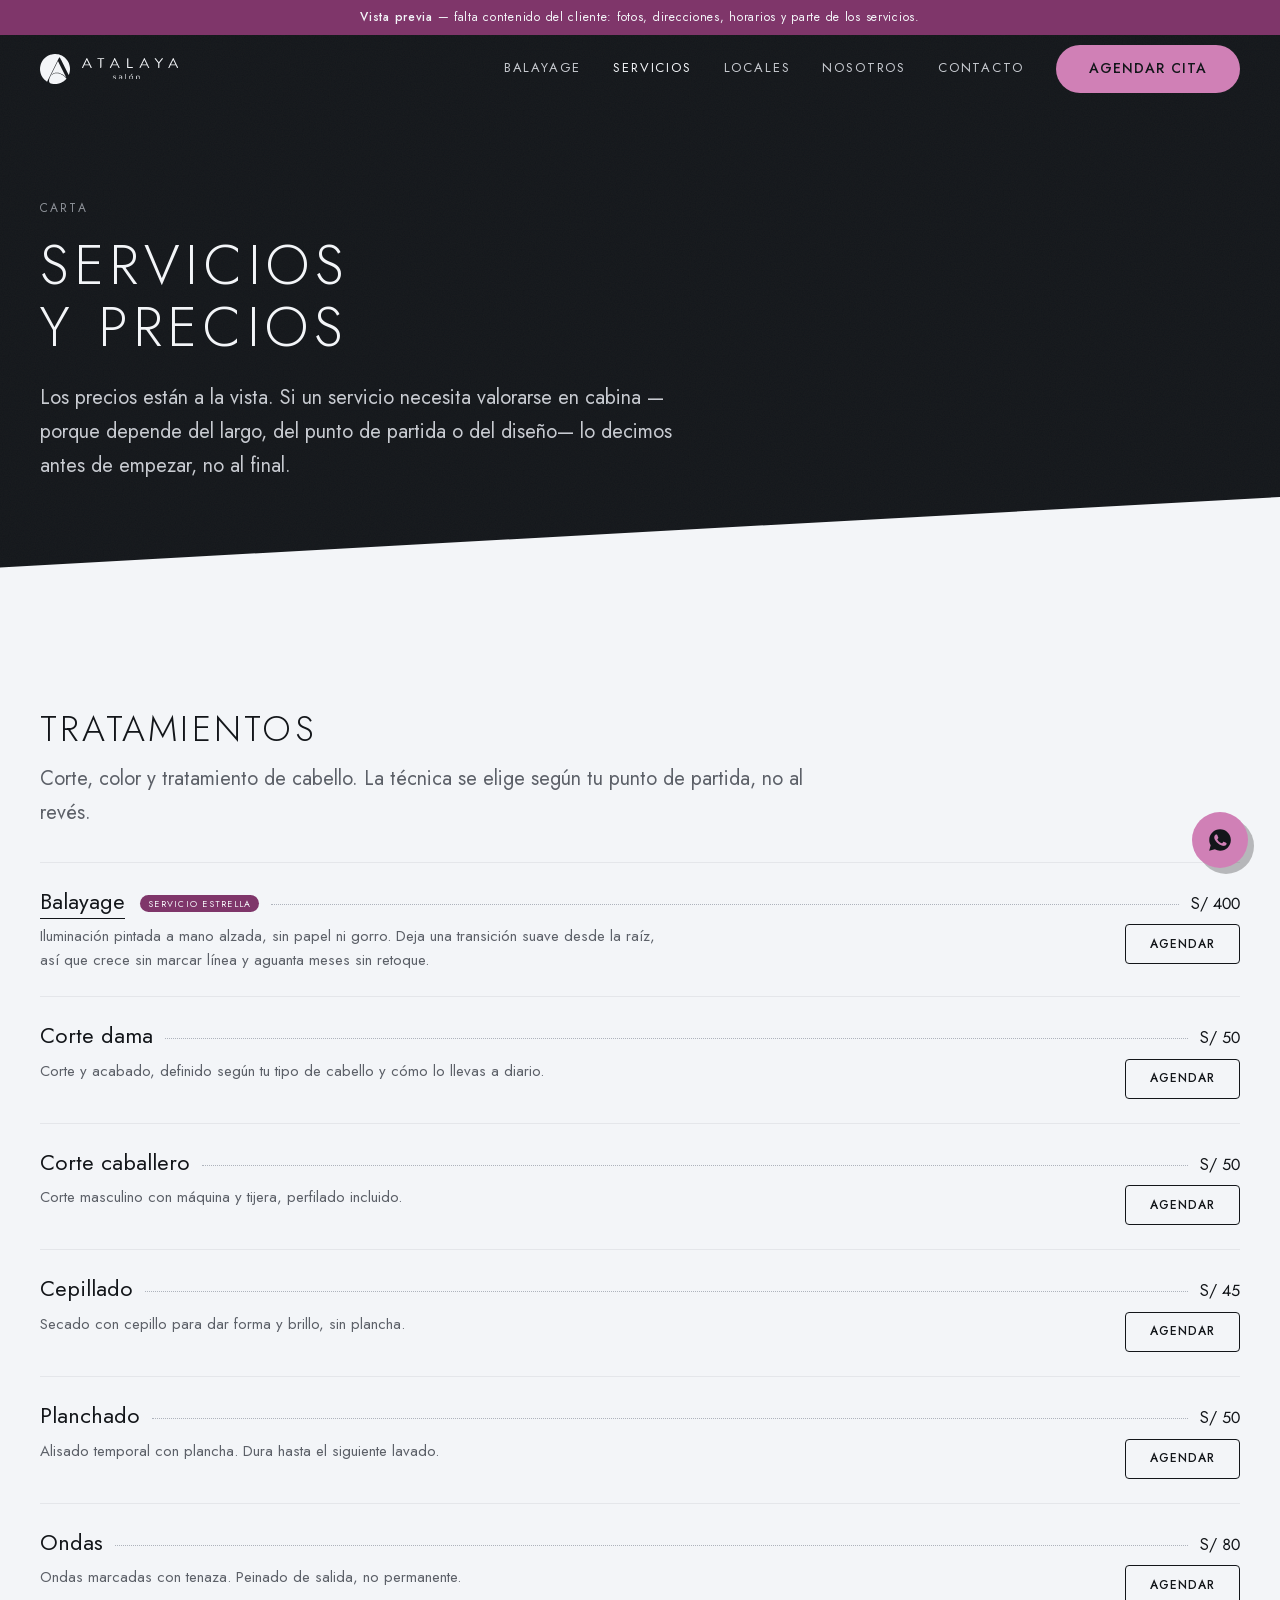
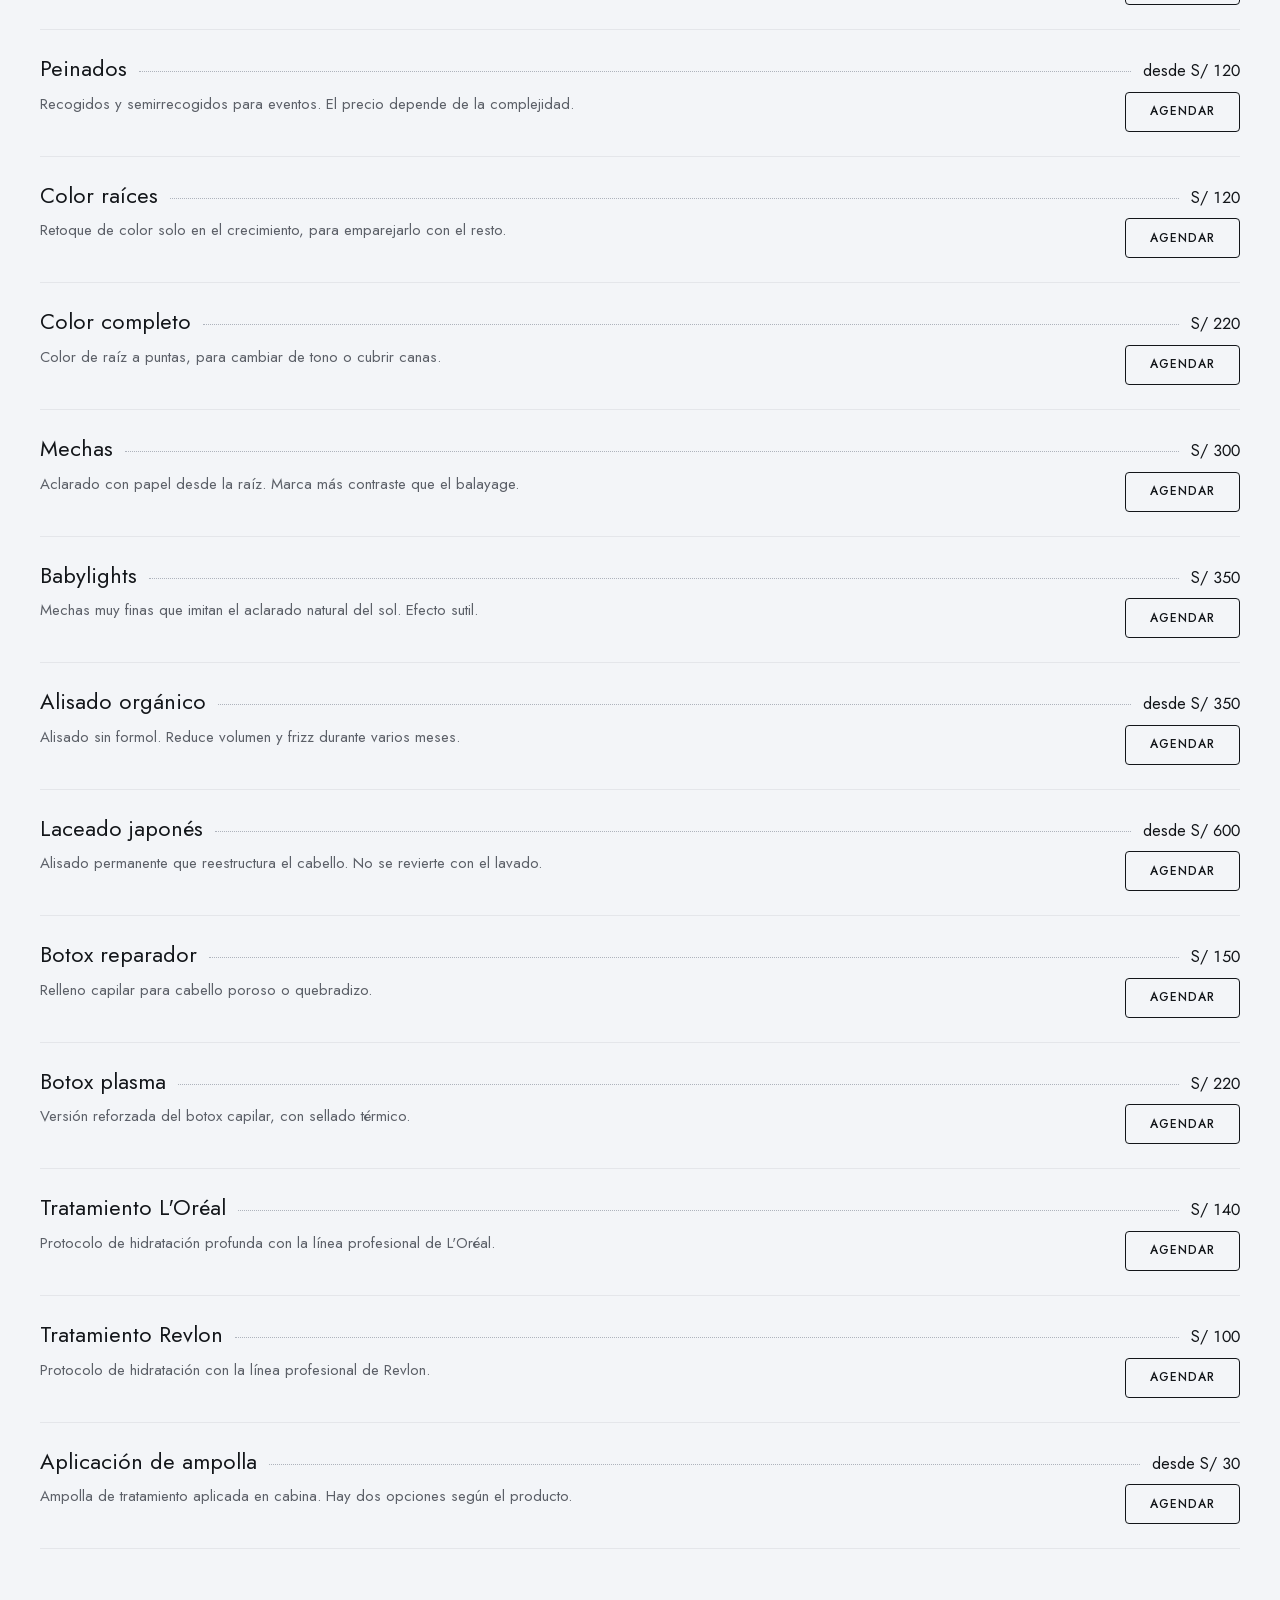
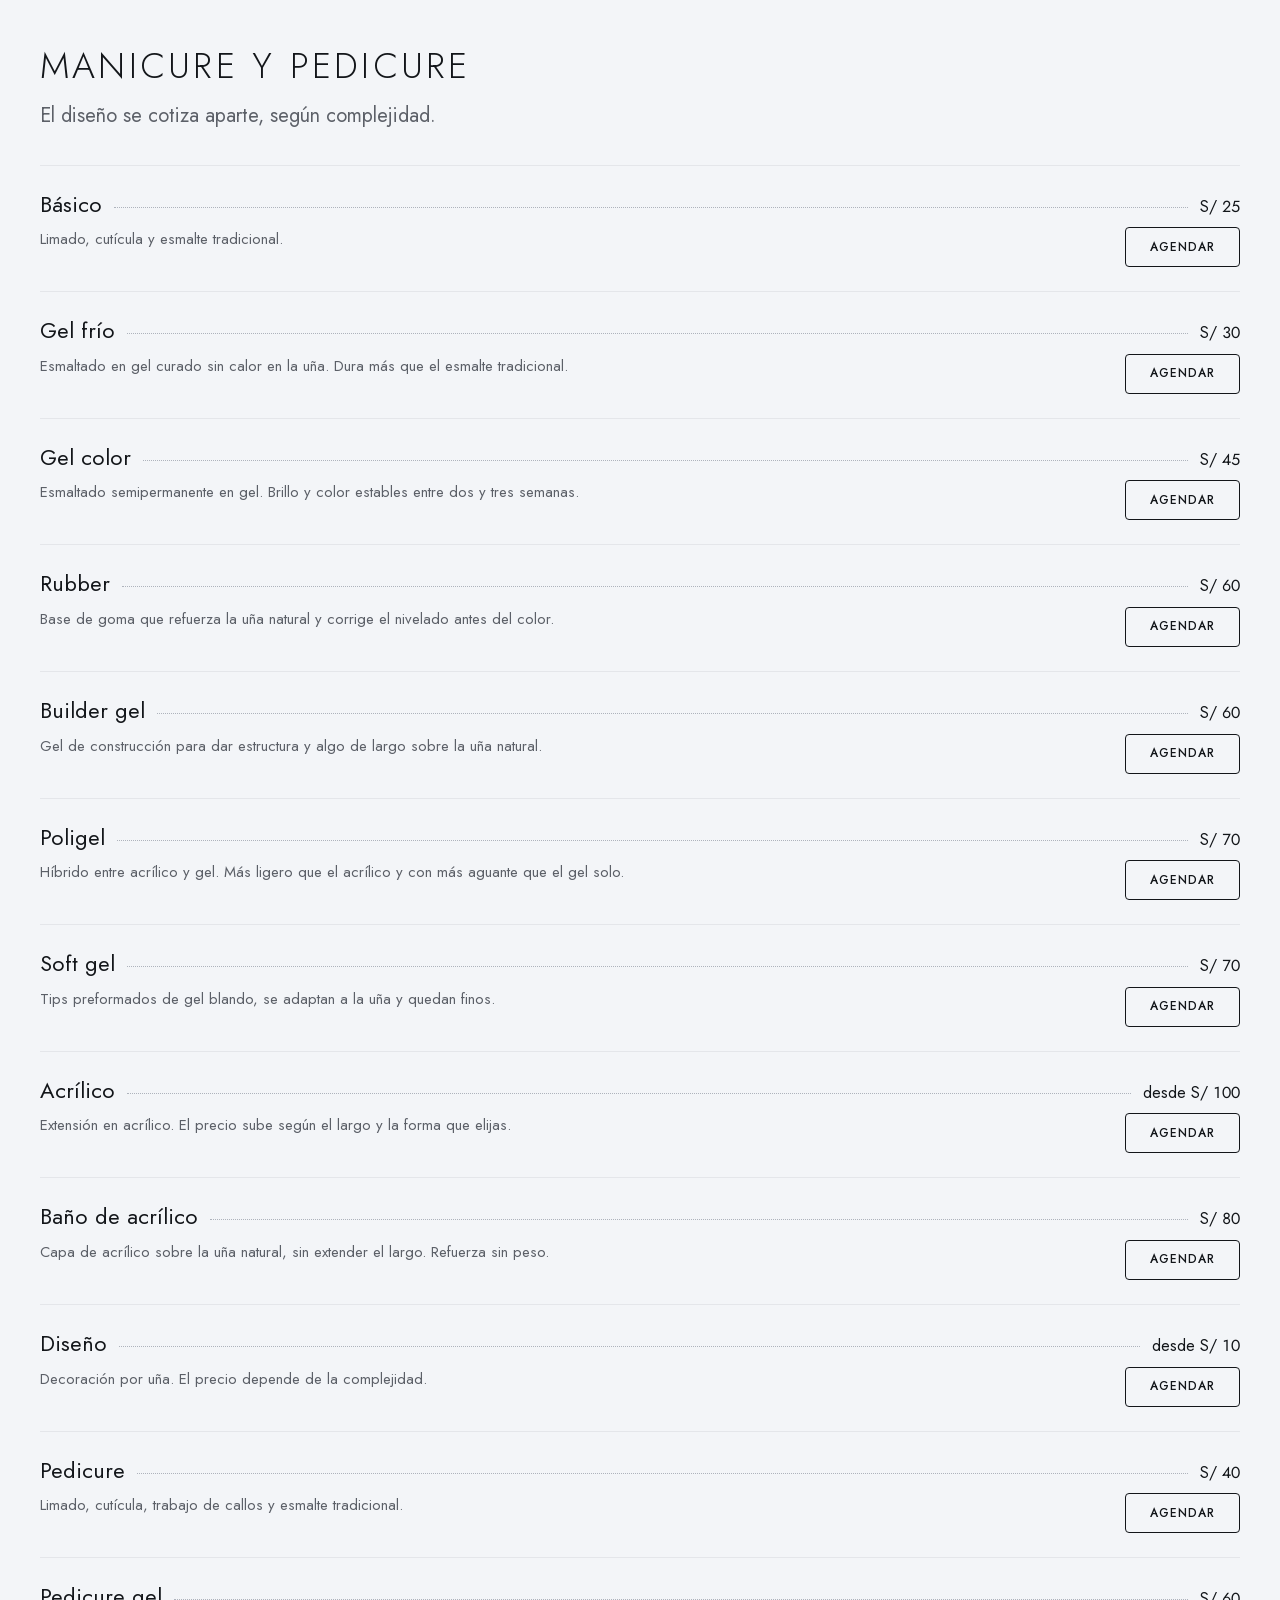
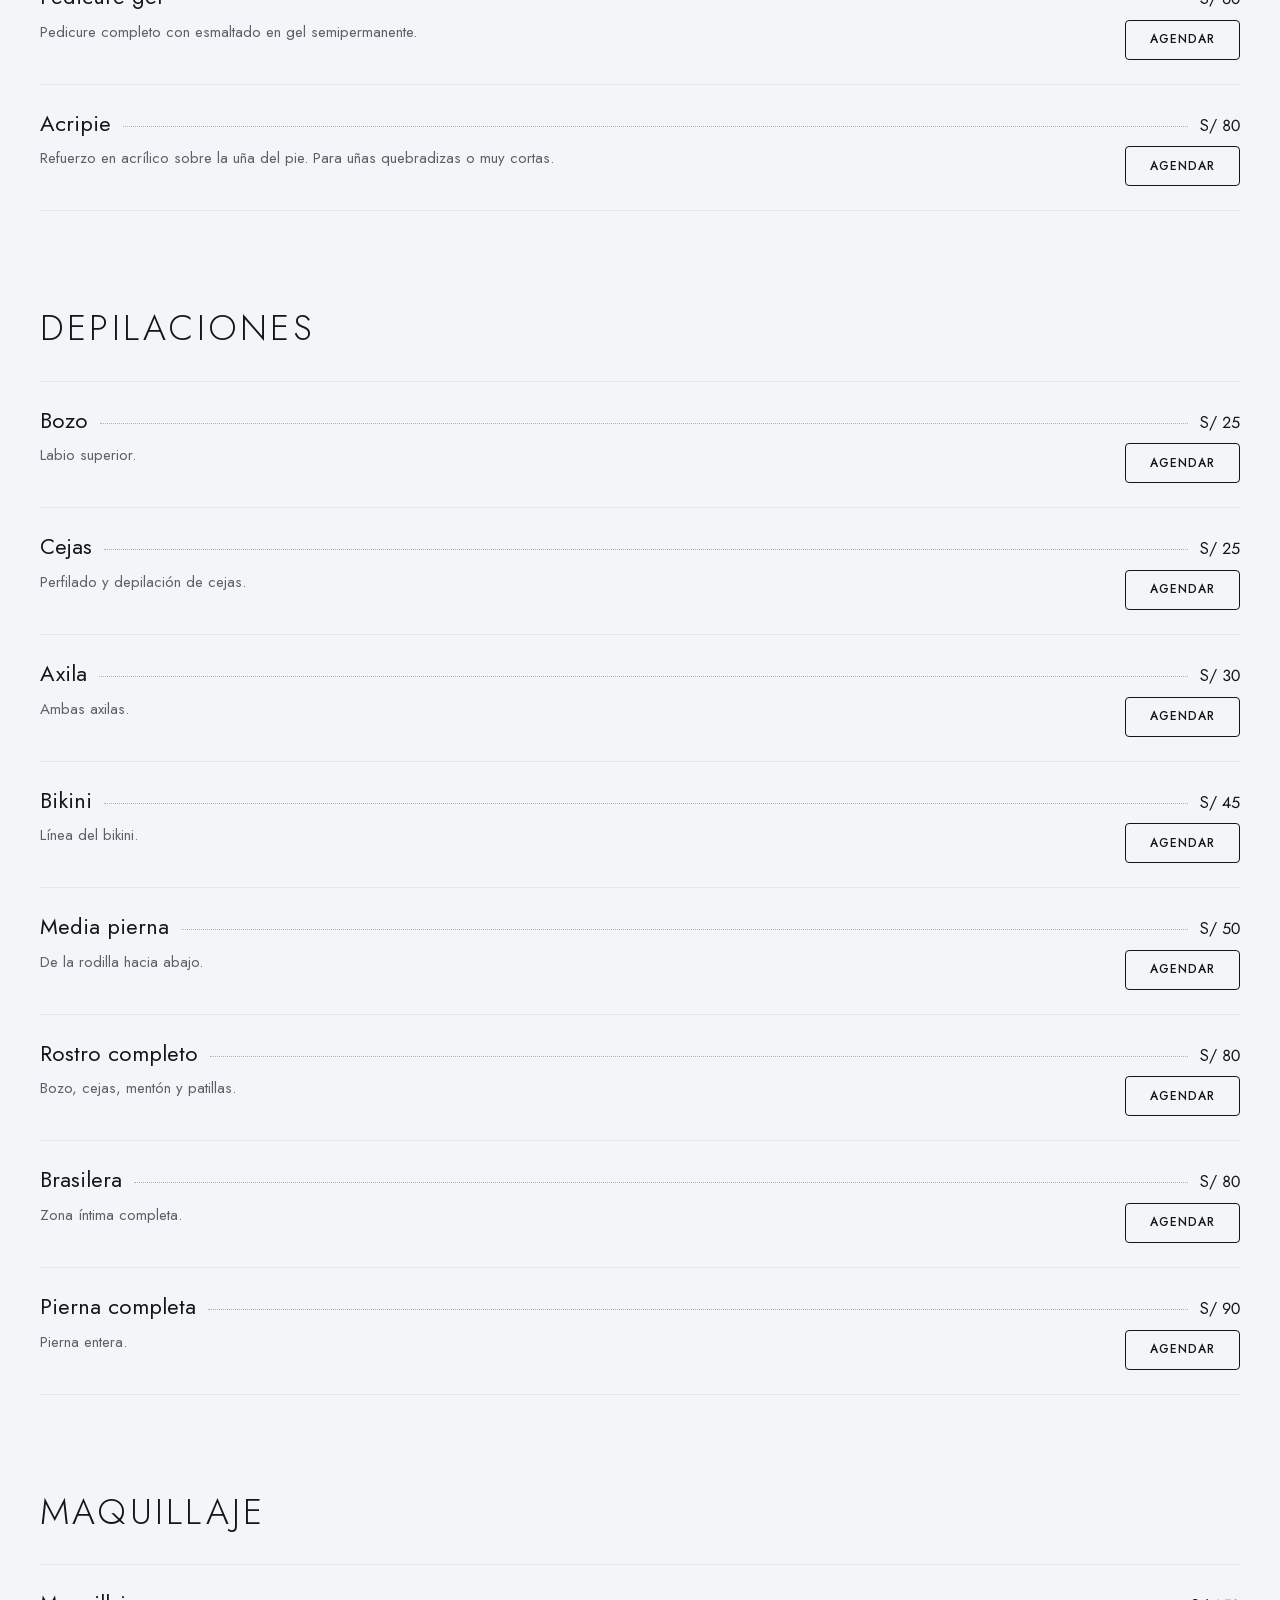
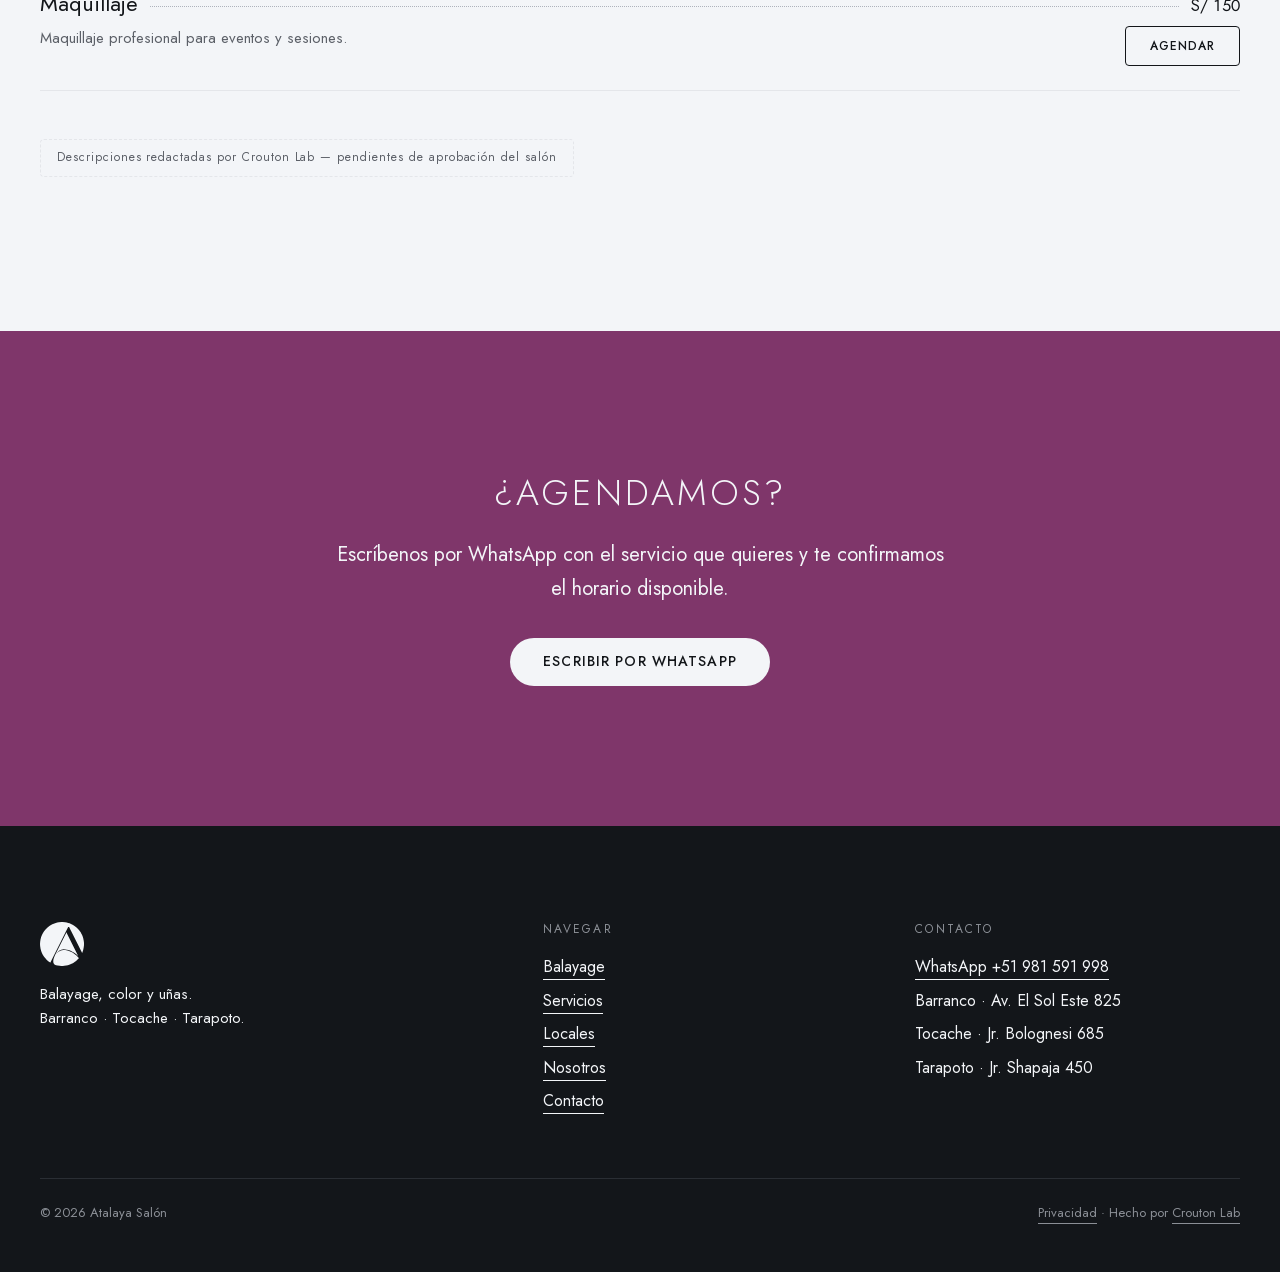
<file: servicios.html>
<!doctype html>
<html lang="es-PE">
<head>
<meta charset="utf-8">
<!-- PREVIEW: quitar esta línea al publicar en el dominio definitivo -->
<meta name="robots" content="noindex, nofollow">
<meta name="viewport" content="width=device-width, initial-scale=1">
<title>Servicios y precios — Atalaya Salón</title>
<meta name="description" content="Carta completa de Atalaya Salón: balayage, color, manicure y pedicure. Precios a la vista y agenda por WhatsApp.">
<meta property="og:type" content="website">
<meta property="og:title" content="Servicios y precios — Atalaya Salón">
<meta property="og:description" content="Carta completa de Atalaya Salón: balayage, color, manicure y pedicure. Precios a la vista y agenda por WhatsApp.">
<meta property="og:locale" content="es_PE">
<link rel="icon" href="assets/marca/favicon.svg" type="image/svg+xml">
<script>document.documentElement.className+=' js';</script>
<link rel="preload" href="assets/fuentes/jost-latin.woff2" as="font" type="font/woff2" crossorigin>
<link rel="stylesheet" href="atalaya-system.css">
<link rel="stylesheet" href="atalaya-pagina.css">

</head>
<body>
<svg class="sprite" aria-hidden="true" style="position:absolute;width:0;height:0;overflow:hidden"><symbol fill="currentColor" id="a-simbolo" viewBox="0 0 512.0 512.0" fill-rule="evenodd"><path d="M511.89,270.00 508.94,295.27 503.94,319.83 499.07,336.46 490.50,360.15 489.15,360.15 489.15,358.80 361.94,104.37 355.66,93.18 338.65,59.13 338.65,57.78 327.90,57.78 327.90,59.13 307.29,98.99 120.94,471.69 120.94,473.03 119.60,473.03 119.60,471.69 104.04,461.71 89.10,449.78 80.22,441.19 75.25,438.09 72.76,433.86 62.22,422.90 47.60,403.92 39.54,391.83 29.15,374.00 21.11,356.50 13.29,336.11 6.45,310.69 1.56,280.65 0.04,252.68 1.24,243.13 1.56,231.35 5.95,203.49 13.29,175.89 21.53,154.57 34.52,128.59 47.60,108.08 64.20,87.05 87.69,63.50 108.86,47.04 127.73,35.00 143.44,26.52 174.90,13.64 201.31,6.45 219.42,3.06 251.40,0.11 263.35,0.04 292.74,2.90 310.95,6.19 328.06,10.59 344.18,15.96 360.53,22.46 379.38,31.83 397.76,43.01 421.55,60.88 433.71,71.57 442.42,80.33 453.06,92.53 473.29,120.69 480.17,132.62 489.61,151.40 494.69,163.79 502.31,187.07 508.94,216.73 511.89,242.00Z M331.03,168.87 441.23,389.26 443.46,395.09 444.81,395.09 444.81,396.43 443.46,396.43 443.46,395.09 434.47,387.96 425.59,379.37 410.64,367.44 394.00,355.86 376.27,345.36 356.50,335.57 332.10,326.38 312.78,321.51 295.43,318.70 272.84,318.53 261.07,320.20 247.09,323.69 231.83,329.93 220.21,337.12 209.30,346.38 199.46,358.03 194.88,365.54 194.86,366.87 193.51,366.87 193.51,368.21 194.86,368.21 196.20,366.87 199.30,361.90 207.99,353.13 220.19,343.83 232.13,336.95 242.52,332.56 256.15,328.71 268.87,326.66 292.91,326.59 307.16,328.48 330.74,334.45 351.13,342.29 372.66,353.01 382.72,359.07 408.72,377.42 427.64,393.44 437.75,403.49 451.53,419.28 451.53,421.96 449.19,423.66 443.12,431.03 431.03,443.12 420.21,452.46 406.61,463.05 391.31,473.29 382.07,478.82 360.53,489.54 348.21,494.69 323.86,502.59 304.27,507.18 283.33,510.44 266.04,511.96 245.96,511.96 228.67,510.44 204.37,506.52 187.07,502.31 165.29,495.87 165.29,494.53 167.98,494.53 167.98,490.50 162.33,486.74 158.12,480.20 156.00,474.25 154.55,463.61 154.65,447.60 156.25,437.11 159.44,424.18 164.52,409.09 175.59,383.88 302.81,129.46 305.05,123.63 306.39,122.29 307.74,122.29 309.08,123.63 310.88,128.56Z"/></symbol><symbol fill="currentColor" id="a-wordmark" viewBox="0 0 1000.0 224.7" fill-rule="evenodd"><path d="M933.72,53.31 930.52,60.42 927.84,63.92 927.84,68.04 973.20,68.04 973.20,63.92 968.38,56.36 952.61,24.71 952.58,22.68 950.52,22.68 950.52,20.62 948.45,20.62 948.45,22.68Z M982.81,87.29 979.38,78.35 977.75,77.92 977.32,76.29 921.65,76.29 921.65,78.35 912.76,96.26 911.34,101.03 909.81,101.56 909.28,103.09 901.03,103.09 901.03,101.03 898.97,101.03 898.97,98.97 905.85,87.29 912.71,71.47 944.97,6.83 946.39,2.06 947.93,1.53 948.45,0.00 952.58,0.00 953.11,1.53 954.64,2.06 956.06,6.83 972.50,41.93 995.88,88.66 1000.00,94.85 1000.00,101.03 997.94,101.03 997.94,103.09 991.75,103.09 989.69,101.03Z M562.89,222.68 562.95,198.00 564.95,187.63 572.19,184.56 577.48,183.67 587.28,183.85 595.88,185.57 596.42,187.08 597.94,187.63 599.65,196.22 600.00,222.68 593.81,222.68 593.47,200.35 589.69,189.69 581.43,187.98 571.13,189.69 571.13,222.68Z M334.02,76.29 313.40,76.29 312.97,77.92 311.34,78.35 307.91,87.29 301.03,101.03 298.97,103.09 292.78,103.09 292.78,101.03 290.72,101.03 290.72,94.85 294.85,88.66 328.53,21.31 336.08,2.06 337.62,1.53 338.14,0.00 342.27,0.00 344.33,2.06 386.94,91.41 391.75,98.97 391.75,101.03 389.69,101.03 389.69,103.09 381.44,103.09 380.92,101.56 379.38,101.03 377.96,96.26 369.07,78.35 369.07,76.29Z M665.29,52.24 651.55,22.68 651.55,20.62 649.48,20.62 649.48,22.68 647.42,22.68 647.39,24.71 643.99,31.62 630.93,57.73 626.80,63.92 626.80,68.04 672.16,68.04 672.16,63.92Z M327.84,68.04 362.89,68.04 362.89,63.92 358.07,56.36 342.27,22.68 342.27,20.62 340.21,20.62 340.21,22.68 338.14,22.68 338.11,24.71 334.71,31.62 321.65,57.73 317.53,63.92 317.53,68.04Z M97.63,92.06 101.03,96.91 101.03,101.03 98.97,101.03 98.97,103.09 90.72,103.09 90.19,101.56 88.66,101.03 87.24,96.26 78.35,78.35 78.35,76.29 22.68,76.29 22.25,77.92 20.62,78.35 12.37,101.03 10.84,101.56 10.31,103.09 2.06,103.09 2.06,101.03 0.00,101.03 0.00,96.91 2.69,93.41 15.13,68.73 21.99,52.92 47.42,2.06 47.42,0.00 53.61,0.00 53.61,2.06Z M396.45,188.24 387.63,189.69 387.63,191.75 385.57,191.75 385.57,185.57 398.00,183.57 405.84,183.85 414.43,185.57 414.98,187.08 416.49,187.63 418.21,196.22 418.56,204.12 418.18,214.05 416.49,220.62 408.94,223.37 401.96,224.51 394.75,223.80 385.57,220.62 383.87,212.37 385.57,204.12 396.47,200.59 410.31,200.00 410.31,193.81 408.25,189.69 401.75,188.07Z M394.36,218.01 410.31,218.56 410.31,204.12 394.19,206.56 391.75,206.19 391.75,208.25 389.69,208.25 389.69,216.49 391.75,216.49 391.75,218.56Z M655.67,76.29 622.68,76.29 622.25,77.92 620.62,78.35 619.20,83.12 610.31,101.03 606.19,103.09 600.00,103.09 600.00,98.97 602.77,91.43 627.50,41.93 643.94,6.83 645.36,2.06 646.89,1.53 647.42,0.00 651.55,0.00 652.07,1.53 653.61,2.06 655.03,6.83 681.11,59.10 687.97,74.92 698.34,95.47 701.03,98.97 701.03,101.03 698.97,101.03 698.97,103.09 692.78,103.09 688.66,101.03 678.35,78.35 669.92,76.47Z M43.30,68.04 74.23,68.04 74.23,65.98 72.16,65.98 72.13,63.95 51.55,22.68 51.55,20.62 49.48,20.62 49.48,22.68 47.42,22.68 47.39,24.71 28.90,63.95 28.87,65.98 26.80,65.98 26.80,68.04Z M189.69,55.67 189.69,10.31 160.82,10.31 160.82,8.25 158.76,8.25 158.76,4.12 160.82,4.12 160.82,2.06 230.93,2.06 230.93,10.31 202.06,10.31 202.05,88.64 200.00,101.03 197.94,103.09 191.75,103.09 191.75,101.03 189.69,101.03Z M492.96,214.25 491.36,209.67 490.90,202.21 494.85,187.63 503.84,184.25 511.34,183.54 518.85,184.25 527.84,187.63 531.32,198.58 531.78,206.04 529.72,214.25 525.08,219.93 516.59,223.80 507.79,224.13 498.79,220.80Z M344.33,218.56 344.33,216.49 346.39,216.49 346.39,210.31 344.33,208.25 327.70,202.19 321.65,195.88 321.65,191.75 325.38,187.23 329.11,184.78 334.20,183.69 343.95,183.88 350.52,185.57 352.58,187.63 352.58,189.69 350.52,189.69 350.52,191.75 348.45,191.75 344.79,189.23 340.02,188.14 329.90,189.69 329.37,191.22 327.84,191.75 327.84,195.88 329.37,196.40 329.90,197.94 350.52,204.12 350.99,205.71 352.58,206.19 353.52,212.77 354.64,214.43 353.17,215.39 350.52,220.62 341.62,224.10 334.33,224.40 323.71,222.68 323.71,220.62 321.65,220.62 321.65,214.43 323.71,214.43 323.71,216.49 330.51,217.95Z M482.47,59.79 482.47,92.78 527.84,92.78 527.84,94.85 529.90,94.85 529.90,101.03 527.84,101.03 527.84,103.09 472.16,103.09 472.16,101.03 470.10,101.03 470.10,4.12 472.16,4.12 472.16,2.06 480.41,2.06 480.41,4.12 482.47,4.12Z M761.40,11.79 756.70,6.19 756.70,2.06 769.07,2.06 769.52,3.68 771.13,4.12 773.81,9.70 793.52,35.35 798.47,40.71 800.00,41.24 800.00,43.30 802.06,43.30 803.86,38.91 830.89,4.09 830.93,2.06 843.30,2.06 843.30,8.25 838.89,12.09 814.14,43.00 807.46,52.82 806.25,59.86 806.19,101.03 804.12,101.03 804.12,103.09 795.88,103.09 795.88,101.03 793.81,101.03 793.75,59.86 792.54,52.82Z M457.73,171.13 457.73,222.68 451.55,222.68 451.55,167.01 457.73,167.01Z M519.59,164.95 523.71,164.95 523.71,171.13 515.46,177.32 509.28,177.32 509.28,175.26 511.34,175.26Z M502.68,191.34 501.03,191.75 497.62,200.58 498.97,214.43 500.55,214.91 501.03,216.49 509.56,218.14 521.65,216.49 522.13,214.91 523.71,214.43 525.28,203.96 524.70,198.98 521.65,191.75 511.34,188.32 506.71,189.21Z"/></symbol></svg>

<a class="saltar" href="#principal">Saltar al contenido</a>

<div class="tope">
<div class="aviso">
  <strong>Vista previa</strong> — falta contenido del cliente: fotos, direcciones, horarios y parte de los servicios.
</div>

<header class="nav solido">
  <div class="env">
    <a class="nav-marca" href="index.html" aria-label="Atalaya, inicio">
      <svg viewBox="0 0 512 512" aria-hidden="true"><use href="#a-simbolo"/></svg>
      <svg class="wm" viewBox="0 0 1000 224.7" aria-hidden="true"><use href="#a-wordmark"/></svg>
    </a>
    <nav class="nav-enlaces" aria-label="Principal">
      <a href="balayage.html">Balayage</a>
      <a href="servicios.html" aria-current="page">Servicios</a>
      <a href="locales.html">Locales</a>
      <a href="nosotros.html">Nosotros</a>
      <a href="contacto.html">Contacto</a>
    </nav>
    <div class="nav-cta">
      <a class="btn btn-accion" data-wa href="https://wa.me/51981591998?text=Hola%2C%20quiero%20agendar%20una%20cita%20en%20Atalaya.%20%C2%BFQu%C3%A9%20horarios%20tienen%20disponibles%3F" target="_blank" rel="noopener">Agendar cita</a>
      <button class="menu-btn" aria-expanded="false" aria-controls="menu" aria-label="Abrir menú"><span></span></button>
    </div>
  </div>
</header>
</div>

<nav class="menu" id="menu" aria-label="Menú móvil">
  <a href="balayage.html">Balayage</a>
  <a href="servicios.html" aria-current="page">Servicios</a>
  <a href="locales.html">Locales</a>
  <a href="nosotros.html">Nosotros</a>
  <a href="contacto.html">Contacto</a>
</nav>

<ul class="indice" aria-label="Índice de secciones"></ul>

<main id="principal">
  <section class="cab s-tinta grano halo" data-seccion="Servicios">
    <div class="env">
      <p class="etiqueta sec">Carta</p>
      <h1>Servicios<br>y precios</h1>
      <p class="lead ter">
        Los precios están a la vista. Si un servicio necesita valorarse en cabina
        —porque depende del largo, del punto de partida o del diseño— lo decimos
        antes de empezar, no al final.
      </p>
    </div>
  </section>

  <section class="seccion s-hueso corte-sup" data-seccion="Carta">
    <div class="env">
      <div data-carta="todas"></div>
      <p class="sec" style="margin-top:var(--e7);font-size:0.875rem">
        <span class="pendiente">Descripciones redactadas por Crouton Lab — pendientes de aprobación del salón</span>
      </p>
    </div>
  </section>

  <section class="seccion s-rosaosc cierre" id="cita" data-seccion="Cita">
    <div class="env">
      <h2 class="rev">¿Agendamos?</h2>
      <p class="lead rev rev-d1" style="max-width:52ch">
        Escríbenos por WhatsApp con el servicio que quieres y te confirmamos el
        horario disponible.
      </p>
      <div class="btn-grupo rev rev-d2">
        <a class="btn btn-accion" data-wa href="https://wa.me/51981591998?text=Hola%2C%20quiero%20agendar%20una%20cita%20en%20Atalaya.%20%C2%BFQu%C3%A9%20horarios%20tienen%20disponibles%3F" target="_blank" rel="noopener">Escribir por WhatsApp</a>
      </div>
    </div>
  </section>
</main>
<footer class="pie">
  <div class="env">
    <div class="pie-rejilla">
      <div>
        <svg style="width:44px;margin-bottom:var(--e4)" viewBox="0 0 512 512" aria-hidden="true"><use href="#a-simbolo"/></svg>
        <p class="sec" style="font-size:0.9375rem;max-width:34ch">
          Balayage, color y uñas.<br>Barranco · Tocache · Tarapoto.
        </p>
      </div>
      <div>
        <h3>Navegar</h3>
        <ul>
          <li><a class="enlace" href="balayage.html">Balayage</a></li>
          <li><a class="enlace" href="servicios.html">Servicios</a></li>
          <li><a class="enlace" href="locales.html">Locales</a></li>
          <li><a class="enlace" href="nosotros.html">Nosotros</a></li>
          <li><a class="enlace" href="contacto.html">Contacto</a></li>
        </ul>
      </div>
      <div>
        <h3>Contacto</h3>
        <ul>
          <li><a class="enlace" data-wa href="https://wa.me/51981591998?text=Hola%2C%20quiero%20agendar%20una%20cita%20en%20Atalaya.%20%C2%BFQu%C3%A9%20horarios%20tienen%20disponibles%3F" target="_blank" rel="noopener">WhatsApp +51 981 591 998</a></li>
          <li class="sec">Barranco · Av. El Sol Este 825</li>
          <li class="sec">Tocache · Jr. Bolognesi 685</li>
          <li class="sec">Tarapoto · Jr. Shapaja 450</li>
        </ul>
      </div>
    </div>
    <div class="pie-legal">
      <span>© 2026 Atalaya Salón</span>
      <span><a class="enlace" href="privacidad.html">Privacidad</a> · Hecho por <a class="enlace" href="https://croutonlab.com" target="_blank" rel="noopener">Crouton Lab</a></span>
    </div>
  </div>
</footer>

<div class="barra">
  <a class="btn btn-accion" data-cta-contextual data-wa href="https://wa.me/51981591998?text=Hola%2C%20quiero%20agendar%20una%20cita%20en%20Atalaya.%20%C2%BFQu%C3%A9%20horarios%20tienen%20disponibles%3F" target="_blank" rel="noopener">Agendar cita</a>
</div>

<a class="disco-wa" data-wa href="https://wa.me/51981591998?text=Hola%2C%20quiero%20agendar%20una%20cita%20en%20Atalaya.%20%C2%BFQu%C3%A9%20horarios%20tienen%20disponibles%3F" target="_blank" rel="noopener" aria-label="Agendar por WhatsApp">
  <svg width="26" height="26" viewBox="0 0 24 24" fill="currentColor" aria-hidden="true">
    <path d="M12.04 2c-5.5 0-9.96 4.46-9.96 9.96 0 1.76.46 3.45 1.34 4.95L2 22l5.23-1.37a9.9 9.9 0 0 0 4.81 1.23h.01c5.5 0 9.96-4.46 9.96-9.96S17.54 2 12.04 2zm5.83 14.06c-.24.68-1.42 1.31-1.96 1.36-.5.05-.99.24-3.35-.7-2.82-1.11-4.6-3.99-4.74-4.18-.14-.19-1.13-1.5-1.13-2.86s.71-2.03.97-2.31c.25-.28.55-.35.73-.35.18 0 .37 0 .53.01.17.01.4-.06.63.48.24.57.8 1.97.87 2.11.07.14.12.31.02.5-.09.19-.14.31-.28.47-.14.17-.3.37-.42.5-.14.14-.29.29-.12.57.16.28.73 1.2 1.56 1.95 1.07.95 1.98 1.25 2.26 1.39.28.14.44.12.6-.07.17-.19.7-.81.88-1.09.19-.28.37-.23.63-.14.25.09 1.65.78 1.93.92.28.14.47.21.54.33.07.11.07.65-.17 1.33z"/>
  </svg>
</a>

<script type="module" src="js/app.js"></script>
</body>
</html>
</file>
<file: atalaya-system.css>
/* ==========================================================================
   ATALAYA — sistema base
   Tokens, tipografía, nav, botones, footer, movimiento.
   Ver ROADMAP.md §5. La ley del espejo (§5.2) está implementada por superficie:
   nunca uses un color de tinta fuera de su superficie.
   ========================================================================== */

/* --- Jost: variable, pesos 300–500, subconjunto latín (incluye acentos ES) -- */
@font-face {
  font-family: 'Jost';
  font-style: normal;
  font-weight: 300 500;
  font-display: swap;
  src: url('assets/fuentes/jost-latin.woff2') format('woff2');
  unicode-range: U+0000-00FF, U+0131, U+0152-0153, U+02BB-02BC, U+02C6, U+02DA,
                 U+02DC, U+0304, U+0308, U+0329, U+2000-206F, U+20AC, U+2122,
                 U+2191, U+2193, U+2212, U+2215, U+FEFF, U+FFFD;
}

:root {
  /* Superficies e tintas */
  --tinta:      #13161A;
  --hueso:      #F3F5F8;
  --rosa:       #D080B6;
  --rosa-osc:   #7F366A;

  /* Grises: cada uno pertenece a UNA superficie */
  --gris-t:     #8B8F96;   /* 5.59:1 sobre tinta  */
  --gris-alto-t:#C7CAD0;   /* 11.05:1 sobre tinta */
  --gris-h:     #5C6068;   /* 5.78:1 sobre hueso  */
  --borde-h:    #E4E6EA;
  --borde-t:    #2A2E34;

  /* Geometría del logo: vértice de pendiente 1:2 = 26.57° */
  --vertice: 26.57deg;

  /* Radios */
  --r-sm: 2px;  --r-md: 4px;  --r-lg: 16px;  --r-full: 999px;

  /* Ritmo */
  --e1:4px;  --e2:8px;   --e3:12px;  --e4:16px;  --e5:24px;  --e6:32px;
  --e7:48px; --e8:64px;  --e9:96px;  --e10:128px; --e11:192px;

  /* Movimiento */
  --t-rapido:160ms; --t-medio:320ms; --t-lento:640ms;
  --ease:      cubic-bezier(0.22, 1, 0.36, 1);
  --ease-filo: cubic-bezier(0.65, 0, 0.35, 1);

  /* Contenedor */
  --ancho-max: 1320px;
  --canal: 24px;
  --nav-h: 68px;
}

@media (min-width: 768px) { :root { --canal: 40px; } }

/* --- Reset ---------------------------------------------------------------- */
*, *::before, *::after { box-sizing: border-box; }
html {
  -webkit-text-size-adjust: 100%;
  scroll-behavior: smooth;
  /* clip, no hidden: hidden convierte al elemento en contenedor de scroll y
     rompe position:sticky/fixed en algunos motores. */
  overflow-x: clip;
}
@media (prefers-reduced-motion: reduce) { html { scroll-behavior: auto; } }

body {
  margin: 0;
  font-family: 'Jost', system-ui, -apple-system, 'Segoe UI', sans-serif;
  font-weight: 400;
  font-size: 1rem;
  line-height: 1.6;
  background: var(--tinta);
  color: var(--hueso);
  -webkit-font-smoothing: antialiased;
}

img, svg, video { display: block; max-width: 100%; }
button { font: inherit; color: inherit; }

/* --- Superficies ---------------------------------------------------------- */
.s-tinta   { background: var(--tinta);    color: var(--hueso); }
.s-hueso   { background: var(--hueso);    color: var(--tinta); }
.s-rosa    { background: var(--rosa);     color: var(--tinta); }  /* 6.43:1 */
.s-rosaosc { background: var(--rosa-osc); color: var(--hueso); }  /* 7.29:1 */

/* Texto secundario: resuelto por superficie, nunca a mano */
.s-tinta   .sec { color: var(--gris-t); }
.s-tinta   .ter { color: var(--gris-alto-t); }
.s-hueso   .sec, .s-hueso .ter { color: var(--gris-h); }
.s-rosa    .sec { color: #3A2233; }
.s-rosaosc .sec { color: #E8D3E2; }

/* Acento: rosa claro sobre tinta, rosa oscuro sobre hueso. Nunca al revés. */
.s-tinta .acento   { color: var(--rosa); }
.s-hueso .acento   { color: var(--rosa-osc); }
.s-rosa .acento    { color: var(--tinta); }
.s-rosaosc .acento { color: var(--hueso); }

/* --- Contenedor y grilla -------------------------------------------------- */
.env {
  width: 100%;
  max-width: var(--ancho-max);
  margin-inline: auto;
  padding-inline: var(--canal);
}
.seccion { padding-block: clamp(var(--e8), 11vw, var(--e11)); }

.rejilla { display: grid; gap: var(--e6); grid-template-columns: repeat(12, 1fr); }
@media (max-width: 767px) { .rejilla { grid-template-columns: 1fr; } }

/* --- Tipografía (ROADMAP §5.3) -------------------------------------------- */
.display, h1, h2 { font-weight: 300; margin: 0; }

.display {
  font-size: clamp(2.25rem, 6.4vw, 5.25rem);
  line-height: 1.04;
  letter-spacing: 0.05em;
  text-transform: uppercase;
  text-wrap: balance;
}
h1 {
  font-size: clamp(2rem, 6vw, 3.5rem);
  line-height: 1.1;
  letter-spacing: 0.1em;
  text-transform: uppercase;
}
h2 {
  font-size: clamp(1.5rem, 3.5vw, 2.25rem);
  line-height: 1.15;
  letter-spacing: 0.09em;
  text-transform: uppercase;
}
h3 {
  font-size: clamp(1.125rem, 2vw, 1.375rem);
  font-weight: 400;
  line-height: 1.3;
  letter-spacing: 0;
  margin: 0;
}
p { margin: 0 0 1em; max-width: 68ch; }
.lead { font-size: clamp(1.0625rem, 1.6vw, 1.25rem); line-height: 1.7; }

.etiqueta {
  font-size: 0.75rem;
  letter-spacing: 0.18em;
  text-transform: uppercase;
  font-weight: 400;
  margin: 0 0 var(--e4);
}
.num { font-variant-numeric: tabular-nums; }

a { color: inherit; }

/* Enlace con subrayado del vértice */
.enlace {
  text-decoration: none;
  position: relative;
  padding-bottom: 2px;
  background-image: linear-gradient(currentColor, currentColor);
  background-size: 100% 1px;
  background-position: 0 100%;
  background-repeat: no-repeat;
  transition: background-size var(--t-medio) var(--ease);
}
.enlace:hover { background-size: 0% 1px; background-position: 100% 100%; }

/* --- Botones (ROADMAP §5.6) ----------------------------------------------- */
.btn {
  display: inline-flex;
  align-items: center;
  justify-content: center;
  gap: var(--e2);
  min-height: 48px;
  padding: 0 var(--e6);
  border: 1px solid transparent;
  border-radius: var(--r-full);
  font-size: 0.875rem;
  font-weight: 500;
  letter-spacing: 0.08em;
  text-transform: uppercase;
  text-decoration: none;
  cursor: pointer;
  white-space: nowrap;
  transition: transform var(--t-rapido) var(--ease),
              background-color var(--t-rapido) var(--ease),
              color var(--t-rapido) var(--ease),
              border-color var(--t-rapido) var(--ease);
}
.btn:hover  { transform: translateY(-2px); }
.btn:active { transform: translateY(0); }

/* Acción sobre TINTA: fondo rosa claro + texto tinta (6.43:1) */
.btn-accion { background: var(--rosa); color: var(--tinta); }
/* Acción sobre HUESO: fondo rosa oscuro + texto hueso (7.29:1) */
.btn-accion-cl { background: var(--rosa-osc); color: var(--hueso); }
/* Sobre fondo rosa oscuro, la acción va en tinta sólida */
.s-rosaosc .btn-accion { background: var(--hueso); color: var(--tinta); }

.btn-linea { background: transparent; border-color: currentColor; border-radius: var(--r-md); }
.btn-linea:hover { background: currentColor; }
.s-tinta   .btn-linea:hover { color: var(--tinta); }
.s-hueso   .btn-linea:hover { color: var(--hueso); }
.s-rosaosc .btn-linea:hover { color: var(--rosa-osc); }

.btn-grupo { display: flex; flex-wrap: wrap; gap: var(--e3); align-items: center; }

/* Foco visible siempre */
:where(a, button, [tabindex]):focus-visible {
  outline: 2px solid var(--rosa);
  outline-offset: 3px;
  border-radius: var(--r-sm);
}
.s-hueso :where(a, button, [tabindex]):focus-visible { outline-color: var(--rosa-osc); }

.saltar {
  position: absolute; left: -9999px;
  background: var(--rosa); color: var(--tinta);
  padding: var(--e3) var(--e5); z-index: 200; border-radius: var(--r-md);
}
.saltar:focus { left: var(--e3); top: var(--e3); }

/* --- Corte del vértice (ROADMAP §5.7) ------------------------------------- */
.corte-sup {
  --h-corte: clamp(28px, 5.5vw, 80px);
  clip-path: polygon(0 var(--h-corte), 100% 0, 100% 100%, 0 100%);
  margin-top: calc(-1 * var(--h-corte));
  padding-top: calc(var(--h-corte) + clamp(var(--e8), 11vw, var(--e11)));
  position: relative;
  z-index: 1;
}

/* --- Tope fijo: aviso + nav ------------------------------------------------
   JS mide su altura real en --tope-h; el hero y las cabeceras la usan como
   padding superior. Sin JS cae al valor de reserva --nav-h.               */
.tope { position: fixed; inset: 0 0 auto 0; z-index: 100; }

/* --- Nav ------------------------------------------------------------------ */
.nav {
  position: relative;
  height: var(--nav-h);
  display: flex; align-items: center;
  background: transparent;
  border-bottom: 1px solid transparent;
  transition: background-color var(--t-medio) var(--ease),
              border-color var(--t-medio) var(--ease);
}
.nav.solido { background: var(--tinta); border-bottom-color: var(--borde-t); }
.nav .env { display: flex; align-items: center; gap: var(--e6); width: 100%; }

.nav-marca { display: flex; align-items: center; gap: var(--e3); text-decoration: none; color: var(--hueso); }
.nav-marca svg { width: 30px; height: 30px; flex: none; }
.nav-marca .wm { width: 96px; height: auto; }

.nav-enlaces { display: none; gap: var(--e6); margin-left: auto; }
@media (min-width: 900px) { .nav-enlaces { display: flex; align-items: center; } }
.nav-enlaces a {
  color: var(--gris-alto-t);
  text-decoration: none;
  font-size: 0.8125rem;
  letter-spacing: 0.14em;
  text-transform: uppercase;
  transition: color var(--t-rapido) var(--ease);
}
.nav-enlaces a:hover, .nav-enlaces a[aria-current="page"] { color: var(--hueso); }

.nav-cta { margin-left: auto; }
@media (min-width: 900px) { .nav-cta { margin-left: 0; } }
@media (max-width: 899px) { .nav-cta .btn { display: none; } }

/* Menú móvil */
.menu-btn {
  display: grid; place-items: center;
  width: 44px; height: 44px;
  background: none; border: 1px solid var(--borde-t); border-radius: var(--r-md);
  cursor: pointer;
}
@media (min-width: 900px) { .menu-btn { display: none; } }
.menu-btn span { display: block; width: 16px; height: 1px; background: var(--hueso); position: relative; }
.menu-btn span::before, .menu-btn span::after {
  content: ''; position: absolute; left: 0; width: 16px; height: 1px; background: var(--hueso);
  transition: transform var(--t-medio) var(--ease);
}
.menu-btn span::before { top: -5px; }
.menu-btn span::after  { top: 5px; }
.menu-btn[aria-expanded="true"] span { background: transparent; }
.menu-btn[aria-expanded="true"] span::before { transform: translateY(5px) rotate(45deg); }
.menu-btn[aria-expanded="true"] span::after  { transform: translateY(-5px) rotate(-45deg); }

.menu {
  position: fixed; inset: var(--tope-h, var(--nav-h)) 0 0 0; z-index: 99;
  background: var(--tinta);
  display: flex; flex-direction: column; justify-content: center;
  padding: var(--e6) var(--canal) calc(var(--e11));
  gap: var(--e2);
  transform: translateY(-100%);
  visibility: hidden;
  transition: transform var(--t-lento) var(--ease), visibility var(--t-lento);
}
.menu.abierto { transform: translateY(0); visibility: visible; }
.menu a {
  font-size: clamp(1.75rem, 8vw, 2.5rem);
  font-weight: 300; letter-spacing: 0.08em; text-transform: uppercase;
  text-decoration: none; color: var(--hueso);
  padding: var(--e2) 0;
}
.menu a[aria-current="page"] { color: var(--rosa); }
@media (min-width: 900px) { .menu { display: none; } }

/* --- Barra de reserva móvil (ROADMAP §6.5) -------------------------------- */
.barra {
  position: fixed; inset: auto 0 0 0; z-index: 98;
  display: flex; gap: var(--e2);
  padding: var(--e3) var(--canal) calc(var(--e3) + env(safe-area-inset-bottom));
  background: var(--tinta);
  border-top: 1px solid var(--borde-t);
  transform: translateY(110%);
  transition: transform var(--t-medio) var(--ease);
}
.barra.visible { transform: translateY(0); }
.barra .btn { flex: 1; padding-inline: var(--e4); }
@media (min-width: 900px) { .barra { display: none; } }

/* Disco flotante de WhatsApp (escritorio) */
.disco-wa {
  position: fixed; right: var(--e6); bottom: var(--e6); z-index: 98;
  width: 56px; height: 56px;
  display: none; place-items: center;
  background: var(--rosa); color: var(--tinta);
  border-radius: 50%;
  box-shadow: 6px 6px 0 rgba(0,0,0,0.25);
  transition: transform var(--t-rapido) var(--ease);
}
.disco-wa:hover { transform: translate(-2px, -2px); box-shadow: 8px 8px 0 rgba(0,0,0,0.25); }
@media (min-width: 900px) { .disco-wa { display: grid; } }

/* --- Índice-atalaya (ROADMAP §6.4) ---------------------------------------- */
.indice {
  position: fixed; right: var(--e5); top: 50%; z-index: 90;
  transform: translateY(-50%);
  display: none; flex-direction: column; gap: var(--e3);
  list-style: none; margin: 0; padding: 0;
}
/* 1460px: por debajo, el índice se solapa con la columna de precios de la
   carta (el contenedor llega a 1320px + canal). */
@media (min-width: 1460px) { .indice { display: flex; } }
.indice a {
  display: flex; align-items: center; gap: var(--e3);
  text-decoration: none; justify-content: flex-end;
}
.indice .marca-i {
  display: block; width: 18px; height: 1px;
  background: var(--gris-t);
  transition: width var(--t-medio) var(--ease), background-color var(--t-medio) var(--ease);
}
.indice .txt {
  font-size: 0.6875rem; letter-spacing: 0.16em; text-transform: uppercase;
  color: var(--gris-t);
  opacity: 0; transform: translateX(6px);
  transition: opacity var(--t-medio) var(--ease), transform var(--t-medio) var(--ease);
}
.indice a:hover .txt, .indice a.act .txt { opacity: 1; transform: none; }
.indice a.act .marca-i { width: 34px; background: var(--rosa); }
.indice a.act .txt { color: var(--rosa); }
/* Sobre secciones claras el índice invierte su tinta */
.indice.sobre-hueso .marca-i { background: var(--gris-h); }
.indice.sobre-hueso .txt { color: var(--gris-h); }
.indice.sobre-hueso a.act .marca-i { background: var(--rosa-osc); }
.indice.sobre-hueso a.act .txt { color: var(--rosa-osc); }

/* --- La lente (ROADMAP §6.3) ---------------------------------------------- */
.lente {
  position: relative;
  aspect-ratio: 4 / 5;
  overflow: hidden;
  border-radius: 50% / 42%;
  background: var(--borde-t);
}
.lente > img { width: 100%; height: 100%; object-fit: cover; }

/* Marcador de posición de foto: bloque de marca, nunca stock (ROADMAP §15.2) */
.ph {
  display: grid; place-items: center;
  /* Superficie propia, no la del fondo: si iguala a --tinta la forma
     desaparece y el hueco se lee como error en vez de como marcador. */
  background:
    radial-gradient(120% 90% at 50% 20%, rgba(208,128,182,0.16), transparent 70%),
    #1C2026;
  border: 1px solid var(--borde-t);
  color: var(--gris-t);
  position: relative;
  overflow: hidden;
}
.ph svg { width: 34%; opacity: 0.2; }
.ph::after {
  content: attr(data-ph);
  position: absolute; bottom: var(--e3); left: 0; right: 0;
  text-align: center;
  font-size: 0.625rem; letter-spacing: 0.16em; text-transform: uppercase;
  color: var(--gris-t);
}
.s-hueso .ph {
  background:
    radial-gradient(120% 90% at 50% 20%, rgba(127,54,106,0.08), transparent 70%),
    #E9ECF1;
  border-color: var(--borde-h);
  color: var(--gris-h);
}
.s-hueso .ph svg { opacity: 0.12; }
.s-hueso .ph::after { color: var(--gris-h); }

/* --- Grano y halo (textura sin imágenes, ROADMAP §15.3) ------------------- */
.grano::before {
  content: ''; position: absolute; inset: 0; pointer-events: none;
  opacity: 0.035; mix-blend-mode: screen;
  background-image: url("data:image/svg+xml,%3Csvg xmlns='http://www.w3.org/2000/svg' width='180' height='180'%3E%3Cfilter id='n'%3E%3CfeTurbulence type='fractalNoise' baseFrequency='0.85' numOctaves='3'/%3E%3C/filter%3E%3Crect width='180' height='180' filter='url(%23n)'/%3E%3C/svg%3E");
}
.halo::after {
  content: ''; position: absolute; z-index: -1;
  inset: -20% -10% auto auto;
  width: min(70vw, 720px); aspect-ratio: 1;
  background: radial-gradient(circle, rgba(208,128,182,0.18), transparent 62%);
  pointer-events: none;
}

/* --- Footer -------------------------------------------------------------- */
.pie { background: var(--tinta); color: var(--hueso); padding-block: var(--e9) var(--e7); }
.pie a { text-decoration: none; }
.pie-rejilla { display: grid; gap: var(--e7); grid-template-columns: 1fr; }
@media (min-width: 700px) { .pie-rejilla { grid-template-columns: 1.4fr 1fr 1fr; } }
.pie h3 { font-size: 0.75rem; letter-spacing: 0.18em; text-transform: uppercase; color: var(--gris-t); margin-bottom: var(--e4); }
.pie ul { list-style: none; margin: 0; padding: 0; display: grid; gap: var(--e2); }
.pie-legal {
  margin-top: var(--e8); padding-top: var(--e5);
  border-top: 1px solid var(--borde-t);
  display: flex; flex-wrap: wrap; gap: var(--e4); justify-content: space-between;
  font-size: 0.8125rem; color: var(--gris-t);
}

/* --- Movimiento (ROADMAP §6) ---------------------------------------------
   Estado final por defecto. La animación solo se activa cuando JS confirma
   soporte y el usuario no pidió movimiento reducido. Sin JS: todo visible.  */
.js .rev {
  opacity: 0;
  transform: translateY(18px);
  transition: opacity var(--t-lento) var(--ease), transform var(--t-lento) var(--ease);
}
.js .rev.visto { opacity: 1; transform: none; }
.js .rev-d1 { transition-delay: 80ms; }
.js .rev-d2 { transition-delay: 160ms; }
.js .rev-d3 { transition-delay: 240ms; }

/* La lente se abre al entrar */
.js .lente-rev { clip-path: inset(0 0 0 0 round 50% / 42%); }
.js .lente-rev .cont { transform: scale(1.12); transition: transform 900ms var(--ease); }
.js .lente-rev.visto .cont { transform: scale(1); }

@media (prefers-reduced-motion: reduce) {
  .js .rev { opacity: 1 !important; transform: none !important; transition: none !important; }
  .js .lente-rev .cont { transform: none !important; transition: none !important; }
  .btn:hover { transform: none; }
  * { animation-duration: 0.01ms !important; animation-iteration-count: 1 !important; }
}
</file>
<file: atalaya-pagina.css>
/* ==========================================================================
   ATALAYA — patrones de página
   Se carga DESPUÉS de atalaya-system.css.
   ========================================================================== */

/* --- Hero ---------------------------------------------------------------- */
.hero {
  position: relative;
  min-height: min(94vh, 860px);
  display: flex;
  align-items: flex-end;
  padding-top: calc(var(--tope-h, var(--nav-h)) + var(--e8));
  padding-bottom: var(--e9);
  overflow: hidden;
}
.hero .env { position: relative; z-index: 2; width: 100%; }

.hero-rejilla { display: grid; gap: var(--e7); align-items: end; }
@media (min-width: 900px) {
  .hero-rejilla { grid-template-columns: minmax(0, 7fr) minmax(0, 5fr); gap: var(--e8); }
}

.hero .display { margin-bottom: var(--e5); }
.hero-lead { max-width: 46ch; margin-bottom: var(--e6); }

/* El símbolo como pieza gráfica del hero */
.hero-simbolo {
  justify-self: center;
  width: min(62vw, 340px);
  color: var(--rosa);
  opacity: 0.16;
}
@media (min-width: 900px) {
  .hero-simbolo { justify-self: end; width: min(30vw, 400px); opacity: 0.2; }
}

/* Asomo de la sección siguiente */
.hero-asomo {
  position: absolute; left: 0; right: 0; bottom: 0; z-index: 3;
  display: flex; justify-content: center;
  padding-bottom: var(--e5);
  pointer-events: none;
}
.hero-asomo span {
  font-size: 0.6875rem; letter-spacing: 0.2em; text-transform: uppercase;
  color: var(--gris-t);
}

/* --- Cabecera de página interior ----------------------------------------- */
.cab {
  position: relative;
  padding-top: calc(var(--tope-h, var(--nav-h)) + var(--e9));
  padding-bottom: var(--e8);
  overflow: hidden;
}
.cab h1 { margin-bottom: var(--e5); }
.cab .lead { max-width: 56ch; }

/* --- Bloque editorial asimétrico ----------------------------------------- */
.bloque { display: grid; gap: var(--e7); align-items: center; }
@media (min-width: 900px) {
  .bloque { grid-template-columns: repeat(12, 1fr); gap: var(--e8); }
  .bloque .b-txt { grid-column: 1 / span 6; }
  .bloque .b-img { grid-column: 8 / span 5; }
  .bloque.inv .b-txt { grid-column: 7 / span 6; }
  .bloque.inv .b-img { grid-column: 1 / span 5; grid-row: 1; }
}
.bloque h2 { margin-bottom: var(--e5); }
.bloque .precio-grande {
  font-size: clamp(1.25rem, 2.4vw, 1.75rem);
  margin-bottom: var(--e6);
}

/* --- Carta de servicios (ROADMAP §11.3) ---------------------------------- */
.cat + .cat { margin-top: var(--e9); }
.cat-cab { margin-bottom: var(--e6); }
.cat-cab h2 { margin-bottom: var(--e3); }

.lista { list-style: none; margin: 0; padding: 0; }
.fila {
  padding-block: var(--e5);
  border-top: 1px solid var(--borde-h);
  display: grid;
  gap: var(--e2) var(--e5);
  grid-template-columns: 1fr auto;
  align-items: start;
}
.s-tinta .fila { border-top-color: var(--borde-t); }
.fila:last-child { border-bottom: 1px solid var(--borde-h); }
.s-tinta .fila:last-child { border-bottom-color: var(--borde-t); }

.fila-cab {
  grid-column: 1 / -1;
  display: flex; align-items: baseline; gap: var(--e3);
  flex-wrap: nowrap;
}
.fila-nom { flex: none; max-width: 70%; }
/* Conector de carta. Es decorativo, así que no le aplica el mínimo de
   contraste de texto, pero tiene que verse: --borde-h da 1.5:1 y desaparece. */
.fila-linea {
  flex: 1 1 auto;
  min-width: var(--e5);
  border-bottom: 1px dotted #AEB3BC;
  transform: translateY(-4px);
}
.s-tinta .fila-linea { border-bottom-color: #444A53; }
.fila-precio { flex: none; font-size: 1rem; }

.fila-desc { grid-column: 1; margin: 0; max-width: 62ch; font-size: 0.9375rem; }
.fila-cta {
  grid-column: 2; grid-row: 2;
  min-height: 40px; padding-inline: var(--e5);
  font-size: 0.75rem;
  align-self: start;
}
@media (max-width: 599px) {
  .fila { grid-template-columns: 1fr; }
  .fila-cta { grid-column: 1; grid-row: auto; justify-self: start; margin-top: var(--e2); }
  .fila-nom { max-width: 60%; }
}

.chip {
  display: inline-block;
  vertical-align: middle;
  margin-left: var(--e2);
  padding: 3px var(--e2);
  border-radius: var(--r-full);
  background: var(--rosa-osc);
  color: var(--hueso);
  font-size: 0.5625rem;
  letter-spacing: 0.14em;
  text-transform: uppercase;
}
.s-tinta .chip { background: var(--rosa); color: var(--tinta); }

/* --- Galería ------------------------------------------------------------- */
/* auto-fit para que funcione igual con 3 o con 4 piezas */
.galeria {
  display: grid; gap: var(--e4);
  grid-template-columns: repeat(2, 1fr);
}
@media (min-width: 700px) {
  .galeria { grid-template-columns: repeat(auto-fit, minmax(210px, 1fr)); gap: var(--e5); }
}
.galeria .ph { aspect-ratio: 4 / 5; border-radius: var(--r-md); }
.galeria .lente-rev { aspect-ratio: 4 / 5; border-radius: 50% / 42%; overflow: hidden; }

/* Fotos dentro de la lente */
.lente > img.cont,
.lente-rev > img.cont {
  display: block;
  width: 100%; height: 100%;
  object-fit: cover;
}

/* --- Locales ------------------------------------------------------------- */
.locales { display: grid; gap: var(--e6); }
@media (min-width: 700px)  { .locales { grid-template-columns: repeat(2, 1fr); } }
@media (min-width: 1040px) { .locales { grid-template-columns: repeat(3, 1fr); } }

.local {
  border: 1px solid var(--borde-h);
  border-radius: var(--r-lg);
  overflow: hidden;
  display: flex; flex-direction: column;
}
.s-tinta .local { border-color: var(--borde-t); }

.local-mapa {
  aspect-ratio: 16 / 10;
  position: relative;
  background:
    linear-gradient(rgba(19,22,26,0.04), rgba(19,22,26,0.04)),
    repeating-linear-gradient(63.43deg, #E9ECF1 0 22px, #E4E6EA 22px 23px),
    #E9ECF1;
  display: grid; place-items: center;
  border-bottom: 1px solid var(--borde-h);
}
.local-mapa .pin { width: 42px; color: var(--rosa-osc); opacity: 0.5; }
.local-iframe {
  position: absolute; inset: 0;
  width: 100%; height: 100%;
  border: 0;
  /* El mapa de Google llega en claro; sobre superficie Hueso encaja sin
     retoques. No filtrar: alterar un mapa dificulta reconocer la zona. */
}
.local-mapa .pin { position: absolute; }   /* queda detrás mientras carga */

.local-mapa .nota {
  position: absolute; bottom: var(--e3); left: 0; right: 0;
  text-align: center;
  font-size: 0.625rem; letter-spacing: 0.16em; text-transform: uppercase;
  color: var(--gris-h);
}
.local-cuerpo { padding: var(--e6); display: flex; flex-direction: column; gap: var(--e3); flex: 1; }
.local-cuerpo h3 { margin-bottom: 0; }
.local-zona { margin: 0 0 var(--e3); font-size: 0.6875rem; }
.local-datos { list-style: none; margin: 0 0 var(--e4); padding: 0; display: grid; gap: var(--e2); font-size: 0.9375rem; }
.local-acciones { margin-top: auto; display: flex; flex-wrap: wrap; gap: var(--e2); }
.local-acciones .btn { flex: 1 1 auto; min-height: 44px; font-size: 0.75rem; padding-inline: var(--e4); }

/* --- Proceso numerado ---------------------------------------------------- */
.pasos { list-style: none; margin: 0; padding: 0; counter-reset: p; display: grid; gap: var(--e6); }
@media (min-width: 800px) { .pasos { grid-template-columns: repeat(2, 1fr); gap: var(--e7); } }
.paso { counter-increment: p; display: grid; grid-template-columns: auto 1fr; gap: var(--e4); align-items: start; }
.paso::before {
  content: counter(p, decimal-leading-zero);
  font-size: 0.75rem; letter-spacing: 0.14em;
  color: var(--rosa);
  padding-top: 0.35em;
}
.s-hueso .paso::before { color: var(--rosa-osc); }
.paso h3 { margin-bottom: var(--e2); }
.paso p { margin: 0; font-size: 0.9375rem; }

/* --- FAQ (acordeón nativo) ----------------------------------------------- */
.faq { max-width: 76ch; }
.faq details { border-top: 1px solid var(--borde-t); }
.s-hueso .faq details { border-top-color: var(--borde-h); }
.faq details:last-of-type { border-bottom: 1px solid var(--borde-t); }
.s-hueso .faq details:last-of-type { border-bottom-color: var(--borde-h); }
.faq summary {
  padding-block: var(--e5);
  cursor: pointer;
  list-style: none;
  display: flex; align-items: center; justify-content: space-between; gap: var(--e4);
  font-size: clamp(1rem, 1.8vw, 1.1875rem);
  min-height: 44px;
}
.faq summary::-webkit-details-marker { display: none; }
.faq summary::after {
  content: ''; flex: none;
  width: 10px; height: 10px;
  border-right: 1px solid currentColor; border-bottom: 1px solid currentColor;
  transform: rotate(45deg) translateY(-2px);
  transition: transform var(--t-medio) var(--ease);
}
.faq details[open] summary::after { transform: rotate(-135deg) translateY(-2px); }
.faq details p { padding-bottom: var(--e5); margin: 0; font-size: 0.9375rem; }

/* --- Banda de cierre ----------------------------------------------------- */
.cierre { text-align: center; }
.cierre h2 { margin-bottom: var(--e5); }
.cierre p { margin-inline: auto; margin-bottom: var(--e6); }
.cierre .btn-grupo { justify-content: center; }

/* --- Aviso de dato pendiente (solo vista previa) -------------------------- */
.pendiente {
  display: inline-flex; align-items: center; gap: var(--e2);
  padding: var(--e2) var(--e4);
  border: 1px dashed var(--borde-h);
  border-radius: var(--r-md);
  font-size: 0.75rem; letter-spacing: 0.08em;
  color: var(--gris-h);
}
.s-tinta .pendiente { border-color: var(--borde-t); color: var(--gris-t); }

/* --- Aviso de vista previa ----------------------------------------------- */
.aviso {
  background: var(--rosa-osc); color: var(--hueso);
  text-align: center;
  padding: var(--e2) var(--canal);
  font-size: 0.75rem; letter-spacing: 0.06em;
  position: relative; z-index: 101;
}
.aviso strong { font-weight: 500; }
</file>
